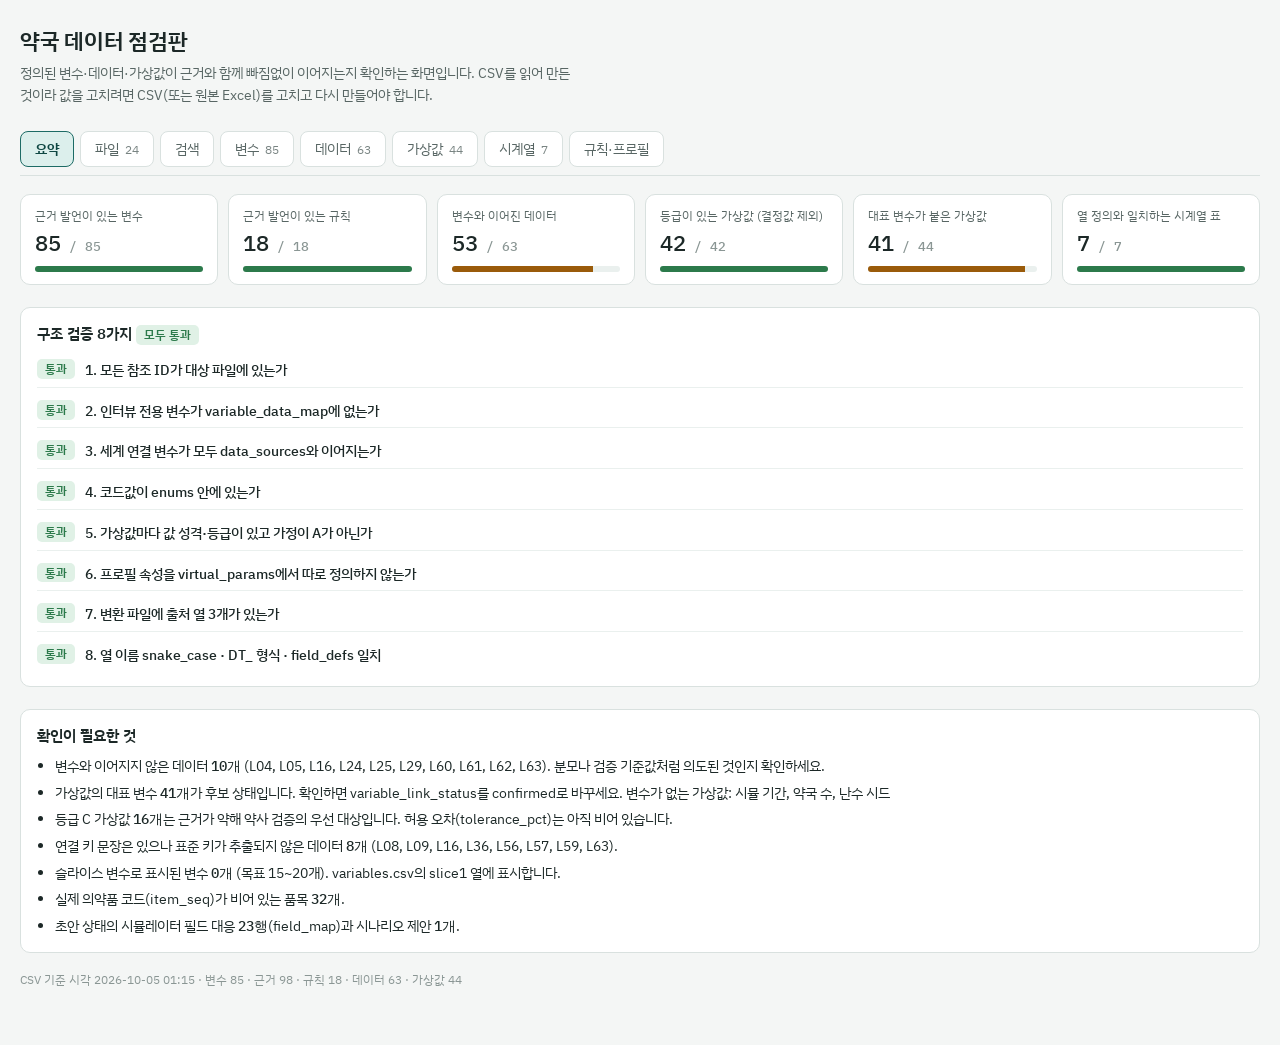
<file: viewer/index.html>
<!doctype html>
<html lang="ko"><head><meta charset="utf-8"><meta name="viewport" content="width=device-width,initial-scale=1,viewport-fit=cover"></head><body>
<title>약국 데이터 점검판</title>
<link rel="stylesheet" href="https://fonts.googleapis.com/css2?family=IBM+Plex+Mono:wght@400;500&family=IBM+Plex+Sans+KR:wght@400;500;600&display=swap">
<style>
/* 레이아웃: 상단 요약 + 탭 5개. 표를 누르면 근거·연결이 아래로 펼쳐지는 점검 도구 */
:root{
  --bg:#f4f6f5; --panel:#ffffff; --ink:#1c2827; --muted:#586664; --faint:#8a9694; --line:#d9e1df; --soft:#eaf0ee;
  --accent:#1d6b65; --accent-soft:#dcefec; --accent-ink:#0f4743;
  --ok:#2c7a4b; --ok-bg:#e0f1e6; --warn:#9a5b0a; --warn-bg:#fbefd6; --bad:#b0352a; --bad-bg:#fae0dc;
  --sans:"IBM Plex Sans KR","Apple SD Gothic Neo","Malgun Gothic",system-ui,sans-serif;
  --mono:"IBM Plex Mono",ui-monospace,Menlo,Consolas,monospace;
}
@media (prefers-color-scheme:dark){:root:not([data-theme="light"]){
  --bg:#121b1a; --panel:#1a2524; --ink:#e4ecea; --muted:#a2b0ad; --faint:#74827f; --line:#2c3b39; --soft:#223130;
  --accent:#58b9b0; --accent-soft:#1b3b38; --accent-ink:#a9e3dd;
  --ok:#6cc58d; --ok-bg:#1c3326; --warn:#e0a24c; --warn-bg:#392c14; --bad:#ee7f73; --bad-bg:#3d1f1b; color-scheme:dark}}
:root[data-theme="dark"]{
  --bg:#121b1a; --panel:#1a2524; --ink:#e4ecea; --muted:#a2b0ad; --faint:#74827f; --line:#2c3b39; --soft:#223130;
  --accent:#58b9b0; --accent-soft:#1b3b38; --accent-ink:#a9e3dd;
  --ok:#6cc58d; --ok-bg:#1c3326; --warn:#e0a24c; --warn-bg:#392c14; --bad:#ee7f73; --bad-bg:#3d1f1b; color-scheme:dark}
*{box-sizing:border-box}
body{background:var(--bg);color:var(--ink);font-family:var(--sans);font-size:14px;line-height:1.55;margin:0}
[hidden]{display:none!important}
.wrap{max-width:1280px;margin:0 auto;padding-inline:20px;padding-block:24px 56px}
h1{font-size:22px;margin:0 0 4px;font-weight:600;letter-spacing:-.01em;text-wrap:balance}
.sub{color:var(--muted);margin:0 0 18px;max-width:70ch}
.tabs{display:flex;gap:6px;flex-wrap:wrap;border-bottom:1px solid var(--line);position:sticky;top:env(safe-area-inset-top,0px);background:var(--bg);padding-block:8px;z-index:5}
.tabs button{font:inherit;border:1px solid var(--line);background:var(--panel);color:var(--muted);border-radius:8px;padding:6px 14px;cursor:pointer}
.tabs button[aria-selected="true"]{background:var(--accent-soft);border-color:var(--accent);color:var(--accent-ink);font-weight:600}
.tabs button .n{font-family:var(--mono);font-size:11.5px;margin-left:6px;opacity:.8}
button:focus-visible,select:focus-visible,input:focus-visible,tr.r:focus-visible{outline:2px solid var(--accent);outline-offset:2px}
.panel{display:flex;flex-direction:column;gap:22px;padding-top:18px;min-width:0}
.tiles{display:grid;grid-template-columns:repeat(auto-fit,minmax(190px,1fr));gap:10px}
.tile{background:var(--panel);border:1px solid var(--line);border-radius:10px;padding:12px 14px;min-width:0}
.tile .k{font-size:12px;color:var(--muted)}
.tile .v{font-family:var(--mono);font-size:22px;font-weight:500;font-variant-numeric:tabular-nums}
.tile .v small{font-size:13px;color:var(--faint)}
.bar{height:6px;background:var(--soft);border-radius:3px;margin-top:6px;overflow:hidden}
.bar i{display:block;height:100%;background:var(--ok)}
.bar.warn i{background:var(--warn)} .bar.bad i{background:var(--bad)}
h2{font-size:15px;margin:0 0 8px;font-weight:600}
.box{background:var(--panel);border:1px solid var(--line);border-radius:10px;padding:14px 16px;min-width:0}
.checks{display:grid;gap:6px}
.check{display:grid;grid-template-columns:auto 1fr;gap:10px;align-items:start;padding:6px 0;border-bottom:1px solid var(--soft)}
.check:last-child{border-bottom:0}
.check .t{font-weight:500} .check .m{color:var(--bad);font-size:12.5px}
.chip{display:inline-block;font-size:11.5px;font-weight:600;border-radius:5px;padding:1px 8px;white-space:nowrap;background:var(--soft);color:var(--muted)}
.chip.ok{background:var(--ok-bg);color:var(--ok)} .chip.warn{background:var(--warn-bg);color:var(--warn)} .chip.bad{background:var(--bad-bg);color:var(--bad)}
.chip.acc{background:var(--accent-soft);color:var(--accent-ink)}
.chip.mono,.mono{font-family:var(--mono)}
.todo{margin:0;padding-left:18px;display:grid;gap:4px}
.todo li{color:var(--ink)} .todo b{font-family:var(--mono);font-weight:500}
.filters{display:flex;flex-wrap:wrap;gap:8px;align-items:center}
.filters label{font-size:12px;color:var(--muted);display:flex;gap:6px;align-items:center;white-space:nowrap}
select,input[type=search]{font:inherit;background:var(--panel);color:var(--ink);border:1px solid var(--line);border-radius:7px;padding:5px 8px;min-width:0;max-width:100%}
input[type=search]{width:220px}
.count{margin-left:auto;color:var(--muted);font-size:12.5px}
.scroll{overflow-x:auto;border:1px solid var(--line);border-radius:10px;background:var(--panel)}
table{border-collapse:collapse;width:100%;min-width:680px;font-size:13px}
th{position:sticky;top:0;text-align:left;font-size:12px;color:var(--muted);font-weight:600;background:var(--panel);border-bottom:1.5px solid var(--line);padding:8px 10px;white-space:nowrap}
td{padding:7px 10px;border-bottom:1px solid var(--soft);vertical-align:top}
td.num,th.num{text-align:right;font-variant-numeric:tabular-nums;font-family:var(--mono)}
tr.r{cursor:pointer} tr.r:hover td{background:var(--soft)}
tr.r td:first-child{font-family:var(--mono);white-space:nowrap}
tr.d td{background:var(--bg);padding:12px 14px}
.det{display:grid;grid-template-columns:repeat(auto-fit,minmax(260px,1fr));gap:14px}
.det h3{font-size:12px;color:var(--muted);margin:0 0 4px;font-weight:600}
.det p{margin:0 0 6px}
.det ul{margin:0;padding:0;list-style:none;display:grid;gap:6px}
.det li{background:var(--panel);border:1px solid var(--line);border-radius:7px;padding:6px 9px;min-width:0;overflow-wrap:anywhere}
.det li .id{font-family:var(--mono);font-size:12px;color:var(--accent-ink);margin-right:6px}
.det li .q{display:block;color:var(--muted);font-size:12.5px;margin-top:2px}
.none{color:var(--faint)}
.tabsub{display:flex;gap:6px;flex-wrap:wrap}
.tabsub button{font:inherit;font-family:var(--mono);font-size:12.5px;border:1px solid var(--line);background:var(--panel);color:var(--muted);border-radius:7px;padding:4px 10px;cursor:pointer}
.tabsub button[aria-pressed="true"]{border-color:var(--accent);background:var(--accent-soft);color:var(--accent-ink)}
.note{color:var(--muted);font-size:12.5px;max-width:80ch}
.gen{color:var(--faint);font-size:12px;margin-top:18px}
@media (max-width:560px){.wrap{padding-inline:16px} input[type=search]{width:100%} .count{margin-left:0}}
@media (prefers-reduced-motion:reduce){*{transition:none!important}}
</style>

<div class="wrap">
  <h1>약국 데이터 점검판</h1>
  <p class="sub">정의된 변수·데이터·가상값이 근거와 함께 빠짐없이 이어지는지 확인하는 화면입니다. CSV를 읽어 만든 것이라 값을 고치려면 CSV(또는 원본 Excel)를 고치고 다시 만들어야 합니다.</p>
  <div class="tabs" role="tablist" id="tabs"></div>
  <section class="panel" id="p-summary" role="tabpanel"></section>
  <section class="panel" id="p-files" role="tabpanel" hidden></section>
  <section class="panel" id="p-search" role="tabpanel" hidden></section>
  <section class="panel" id="p-variables" role="tabpanel" hidden></section>
  <section class="panel" id="p-data" role="tabpanel" hidden></section>
  <section class="panel" id="p-params" role="tabpanel" hidden></section>
  <section class="panel" id="p-tables" role="tabpanel" hidden></section>
  <section class="panel" id="p-rules" role="tabpanel" hidden></section>
  <div class="gen" id="gen"></div>
</div>

<script>
const D = {"generatedAt":"2026-10-05 01:15","checks":[{"n":1,"title":"모든 참조 ID가 대상 파일에 있는가","msgs":[]},{"n":2,"title":"인터뷰 전용 변수가 variable_data_map에 없는가","msgs":[]},{"n":3,"title":"세계 연결 변수가 모두 data_sources와 이어지는가","msgs":[]},{"n":4,"title":"코드값이 enums 안에 있는가","msgs":[]},{"n":5,"title":"가상값마다 값 성격·등급이 있고 가정이 A가 아닌가","msgs":[]},{"n":6,"title":"프로필 속성을 virtual_params에서 따로 정의하지 않는가","msgs":[]},{"n":7,"title":"변환 파일에 출처 열 3개가 있는가","msgs":[]},{"n":8,"title":"열 이름 snake_case · DT_ 형식 · field_defs 일치","msgs":[]}],"summary":{"vars":85,"varsWithClaim":85,"rules":18,"rulesWithClaim":18,"data":63,"dataUsed":53,"params":44,"paramsNeedGrade":42,"paramsGraded":42,"paramsLinked":41,"tables":7,"tablesOk":7,"todo":["변수와 이어지지 않은 데이터 <b>10개<\/b> (L04, L05, L16, L24, L25, L29, L60, L61, L62, L63). 분모나 검증 기준값처럼 의도된 것인지 확인하세요.","가상값의 대표 변수 <b>41개<\/b>가 후보 상태입니다. 확인하면 variable_link_status를 confirmed로 바꾸세요. 변수가 없는 가상값: 시뮬 기간, 약국 수, 난수 시드","등급 C 가상값 <b>16개<\/b>는 근거가 약해 약사 검증의 우선 대상입니다. 허용 오차(tolerance_pct)는 아직 비어 있습니다.","연결 키 문장은 있으나 표준 키가 추출되지 않은 데이터 <b>8개<\/b> (L08, L09, L16, L36, L56, L57, L59, L63).","슬라이스 변수로 표시된 변수 <b>0개<\/b> (목표 15~20개). variables.csv의 slice1 열에 표시합니다.","실제 의약품 코드(item_seq)가 비어 있는 품목 <b>32개<\/b>.","초안 상태의 시뮬레이터 필드 대응 <b>23행<\/b>(field_map)과 시나리오 제안 <b>1개<\/b>."]},"counts":"변수 85 · 근거 98 · 규칙 18 · 데이터 63 · 가상값 44","claims":{"E001":{"topic":"개업 시점","quote":"지금 한 삼 주","loc":"I0 | 원문 129행"},"E002":{"topic":"입지·동일 건물 진료과","quote":"일층에는 정형외과가 있고 이층에는 이비인후과가","loc":"I0 | 원문 105행"},"E003":{"topic":"동반 개원","quote":"이비인후과도 신규로 삼 주 전을 … 열어가지고","loc":"I0 | 원문 141, 153행"},"E004":{"topic":"기존 정형외과","quote":"올해 초에 열었어서 조금 더 된","loc":"I0 | 원문 165행"},"E005":{"topic":"개국 준비 범위","quote":"일반 약 세팅이랑 전문약 … 처음부터 끝까지 다 준비를","loc":"I0 | 원문 189행"},"E006":{"topic":"상품 후보 비교","quote":"가격도 비교를 하고 디자인도 비교를 하고 성분도 비교를","loc":"I0 | 원문 309행"},"E007":{"topic":"과거 경험 활용","quote":"근무했던 약국에서 사람들이 어떤 거를 선호를 했는지를","loc":"I0 | 원문 369행"},"E008":{"topic":"가격·마진 고려","quote":"마진도 생각하고 너무 … 비싼 걸 팔 순 없잖아","loc":"I0 | 원문 393, 405행"},"E009":{"topic":"진료과 연계 구색","quote":"파스 같은 것도 많이 … 준비하고","loc":"I0 | 원문 441, 453행"},"E010":{"topic":"일반약 구색 전략","quote":"온 김에 뭐 하나 집어가는 그런 거를 하나라도 팔자","loc":"I0 | 원문 489행"},"E011":{"topic":"영양제 초도 구성","quote":"영양제를 엄청 살 것 같진 않아서 그래서 영양제는 많이 안","loc":"I0 | 원문 489행"},"E012":{"topic":"워크인 관찰","quote":"진짜 몇 … 안 돼","loc":"I0 | 원문 513, 525행"},"E013":{"topic":"접근성","quote":"2층까지 올라와 입구가 들어오기 … 힘든데","loc":"I0 | 원문 573, 585행"},"E014":{"topic":"건물 내 치과","quote":"교정전문 … 치과기 때문에","loc":"I0 | 원문 657, 669행"},"E015":{"topic":"학생 수요 예상","quote":"청소년 타겟으로 한 제품들이 생각보다 안 나갔고","loc":"I0 | 원문 885행"},"E016":{"topic":"상품 수요 차이","quote":"소화제 같은 거 잘 안 … 사갖고","loc":"I0 | 원문 885, 897행"},"E017":{"topic":"정형외과 유입 예상 차이","quote":"생각보다 많이 안 올라와","loc":"I0 | 원문 933행"},"E018":{"topic":"기존 이용 동선","quote":"원래 다니던 사람들도 그냥 옆건물로 가던가","loc":"I0 | 원문 945행"},"E019":{"topic":"후문·엘리베이터","quote":"후문으로 나오자마자 엘베를 타면 … 바로거든","loc":"I0 | 원문 981, 993행"},"E020":{"topic":"특정 약국 안내 인식","quote":"병원에서 약국을 지정해주는 건 불법이기 때문에","loc":"I0 | 원문 1041행"},"E021":{"topic":"의료기관 직원 고객","quote":"직원들이 한 20명 … 되거든 … 한두 씩은 … 와","loc":"I0 | 원문 1053, 1065, 1077, 1089행"},"E022":{"topic":"영업 인지도","quote":"매일 한다는 걸 좀 잘 모를 수도 있어서","loc":"I0 | 원문 1089행"},"E023":{"topic":"기존 이비인후과 대기","quote":"대기가 기온 1시간이래","loc":"I0 | 원문 1125행"},"E024":{"topic":"신규 의원 인지도","quote":"검색해서 오는 사람들만 오는","loc":"I0 | 원문 1125행"},"E025":{"topic":"휴진과 수요","quote":"그 병원이 문을 닫는 날에 유난히 우리 병원이 사람 많아","loc":"I0 | 원문 1137행"},"E026":{"topic":"주말·공휴일 운영","quote":"매일매일 주말까지 하기 때문에 … 쉬는 날 사람이 많아","loc":"I0 | 원문 1137, 1149행"},"E027":{"topic":"수요 변동","quote":"갑자기 생각보다 안 올 때도 있고","loc":"I0 | 원문 1173행"},"E028":{"topic":"사전 재고부족 알림","quote":"그런 거 없어","loc":"I0 | 원문 1233행"},"E029":{"topic":"잔여 기간 판단","quote":"오늘까진 버티는데 내 일은 못 버티겠네","loc":"I0 | 원문 1245행"},"E030":{"topic":"실물 조회 우선","quote":"장소로 보는 게 더 빨라","loc":"I0 | 원문 1305행"},"E031":{"topic":"품목 규모와 집중","quote":"약이 지금 몇 100가지가 … 넘는데 … 자주 쓰는 건 정해져 있거든","loc":"I0 | 원문 1317, 1329행"},"E032":{"topic":"품절 근접 경험","quote":"아슬아슬하게 그런 적이 있지","loc":"I0 | 원문 1341행"},"E033":{"topic":"외부 공급 품절","quote":"갑자기 … 독감 약이 싹 … 품절이인 거야","loc":"I0 | 원문 1173, 1401, 1413행"},"E034":{"topic":"초기 현금 부담","quote":"지금 수익도 안 났는데 지금 약값을 그렇게 무한정 그렇게 할 수가 … 없잖아","loc":"I0 | 원문 1449, 1461행"},"E035":{"topic":"유효기간·공간","quote":"유통기한이 있어 … 공간도 부족해","loc":"I0 | 원문 1497, 1725행"},"E036":{"topic":"높은 회전과 재고","quote":"회전율이 높으면은 그만큼 쌓아놔도 … 몇 달 안에 다 나가는 양이니까","loc":"I0 | 원문 1521행"},"E037":{"topic":"수요 이력 부족","quote":"우리는 아직 예측이 안 되잖아 … 데이터가 안 쌓였잖아","loc":"I0 | 원문 1521, 1533행"},"E038":{"topic":"반품 조건","quote":"80% 정도 밖에 뭐 반품을 안 해준다던가","loc":"I0 | 원문 1593행"},"E039":{"topic":"코로나 키트 장기재고","quote":"그 이후에 코로나 기트를 엄청 사놨어 … 살 일이 없는 거야","loc":"I0 | 원문 1617행"},"E040":{"topic":"코로나 키트 문의","quote":"하루 한 … 번씩","loc":"I0 | 원문 1653, 1665행"},"E041":{"topic":"재고 금액 인식","quote":"그 결제 비용이 엄청나","loc":"I0 | 원문 1713행"},"E042":{"topic":"재고 정확도 저하","quote":"이게 누적되면은 … 엄청나 그냥 안 맞아","loc":"I0 | 원문 1761, 1773행"},"E043":{"topic":"출고기록 부담","quote":"나갈 때마다 그걸 체크를 하기가 힘들거든","loc":"I0 | 원문 1785행"},"E044":{"topic":"대체조제 제약 인식","quote":"같은 약이라고 국가에서 인증한 것만 바꿔줄 수가 … 있어","loc":"I0 | 원문 1893, 1905행"},"E045":{"topic":"인력 공백 대응","quote":"친구한테 도와달라고 해야지","loc":"I0 | 원문 2133행"},"E046":{"topic":"신규 보조 교육","quote":"처음부터 A2G 다 알려줘야 돼","loc":"I0 | 원문 2193행"},"E047":{"topic":"경고창·호출","quote":"한 세 번에 한 번은 결국엔 불러야 되더라고","loc":"I0 | 원문 2247행"},"E048":{"topic":"경고 확인의 역할","quote":"불편한데 그게 약사의 역할이야.","loc":"I0 | 원문 2265행"},"E049":{"topic":"진열 재구성","quote":"그 오늘 진열 싹 다시 … 했어","loc":"I0 | 원문 2289, 2301행"},"E050":{"topic":"어린이 칫솔 위치 변경","quote":"계산대 아래 … 제일 아래 … 애기들 칫솔을 놨거든","loc":"I0 | 원문 2397, 2409행"},"E051":{"topic":"관심과 구매 분리","quote":"걔 결국은 안 사긴 … 했는데","loc":"I0 | 원문 2445, 2457행"},"E052":{"topic":"보호자 부담 인식","quote":"엄마가 나 같으면 … 안 가","loc":"I0 | 원문 2481, 2493행"},"E053":{"topic":"안마봉 판매","quote":"안마봉 그거 다 팔렸어 … 만지졌거리다가","loc":"I0 | 원문 2565, 2577행"},"E054":{"topic":"구매자 정보 미기록","quote":"그건 이제 우리가 눈으로 … 보면서 보는 거지","loc":"I0 | 원문 2637, 2649행"},"E055":{"topic":"처방과 일반약 구매 연결","quote":"그런 건 저장이 안 … 돼","loc":"I0 | 원문 2733, 2745행"},"E056":{"topic":"수기 기록의 조건","quote":"그걸 해서 얻는 게 있으면은 적는 거지","loc":"I0 | 원문 2853행"},"E057":{"topic":"단골 구매 메모","quote":"저번에 먹었던 거 주세요 하면은 뭔지 기억이 안 … 나니까","loc":"I0 | 원문 2877, 2889행"},"E058":{"topic":"전산 메모 입력","quote":"거기 외모 이런 데다가 이 사람 뭐 사갔음","loc":"I0 | 원문 2901행"},"E059":{"topic":"전산 공급자","quote":"그거 유료야 유로 유로 그냥 … 사립 그냥 업체야","loc":"I0 | 원문 2973, 2985행"},"E060":{"topic":"자동 상담기록 제안","quote":"메모를 자동으로 남겨 주는 거지 대화 … 내용으로만","loc":"I0 | 원문 3039, 3051행"},"E061":{"topic":"자동 수집 거부 조건","quote":"내가 원하는 게 아니잖아 자동으로 수집을 하는 거잖아","loc":"I0 | 원문 3177행"},"E062":{"topic":"기록 동의 의견","quote":"어쨌든 동의 얻어야 되지 않을까","loc":"I0 | 원문 3369행"},"E063":{"topic":"기존 전산 분석력","quote":"분석력이나 이런 건 좀 … 떨어지고","loc":"I0 | 원문 3633, 3645행"},"E064":{"topic":"거래처 분산","quote":"거래처가 너무 많아","loc":"I0 | 원문 3561행"},"E065":{"topic":"고객 랭킹 효용","quote":"어떤 충복이 많이 팔렸는가 이런 게 중요하지","loc":"I0 | 원문 3669행"},"E066":{"topic":"다중 사용 맥락","quote":"한 종류에만 쓰이는 게 아니고 여러 카테고리 … 쓰이거든","loc":"I0 | 원문 3909, 3921행"},"E067":{"topic":"포장 인식","quote":"약 표지가 약간 그쪽 뷰티 쪽으로 돼 있으면","loc":"I0 | 원문 4077행"},"E068":{"topic":"진열 공간 제약","quote":"공간이 한정적이고","loc":"I0 | 원문 4245행"},"E069":{"topic":"운영 업무 다중 역할","quote":"직원도 부려야 되고 … 거래도 계속 … 해야 되고","loc":"I0 | 원문 4377, 4401, 4413행"},"E070":{"topic":"보조직원 기대 차이","quote":"단순 알바처럼 생각을 하고","loc":"I0 | 원문 4497행"},"E071":{"topic":"전문 인력 비용","quote":"그 정도로 돈을 난 안 … 쓰고 싶다","loc":"I0 | 원문 4581, 4593행"},"E072":{"topic":"안정적 처방 약국 비교","quote":"대충 약 잘 갖다 놓으면 그냥 가만히만 있어도","loc":"I0 | 원문 4701행"},"E073":{"topic":"대형약국 구매 규모","quote":"그 재고 파악이나 이런 게 안 되면 … 현금 흐름이 중요하기","loc":"I0 | 원문 4749행"},"E074":{"topic":"인근 대형약국 담당자","quote":"아이패드 들고 다니면서 맨날 했거든 … 빌리러 오고","loc":"I0 | 원문 4809행"},"E075":{"topic":"전문 담당자 의견","quote":"고스펙의 사람이어야 된다고 생각을 … 했거든","loc":"I0 | 원문 4725, 4737행"},"E076":{"topic":"약국별 차이","quote":"약국마다 특성이 다 달라","loc":"I0 | 원문 4977행"},"E077":{"topic":"상담·대기 충돌","quote":"길게 상담 받고 싶었잖아 근데 그 뒤에 사람들은 기다리잖아","loc":"I0 | 원문 5229행"},"E078":{"topic":"수가와 서비스 인식","quote":"그 작은 숫가 안에 이 재고 관리랑 고객 지도랑 약국 전반적인 업무가","loc":"I0 | 원문 5421행"},"E079":{"topic":"브랜드 상품 마진 인식","quote":"타이레놀 남지가 … 않아","loc":"I0 | 원문 5985, 5997행"},"E080":{"topic":"브랜드 언급의 결과","quote":"집에 있는 타이레놀이랑 같이 먹어도 된다라고 … 그럼 타이레놀 주세요","loc":"I0 | 원문 5961, 5973행"},"E081":{"topic":"설명 변경 부담","quote":"이렇게 말이 … 붙어야 되잖아 … 그냥 타이러 잡지","loc":"I0 | 원문 6057, 6069행"},"E082":{"topic":"병용 효능 주장","quote":"같이 먹으면은 효과가 더 … 좋아","loc":"I0 | 원문 5901, 5913행"},"E083":{"topic":"재방문 분석 제안","quote":"그 사람들이 온 그런 게 생각보다 많이 있을 수도 있잖아","loc":"I0 | 원문 6135, 6147행"},"E084":{"topic":"고객 선호 다양성","quote":"하나만 주면 안 돼요 이런 사람 … 되게 많아","loc":"I0 | 원문 6285, 6297행"},"E085":{"topic":"세트 구상","quote":"아예 그냥 해보려고 하는 게 세트를 만들어서","loc":"I0 | 원문 6321행"},"E086":{"topic":"전문가 역할 우려","quote":"뭐 하러 약사가 있어","loc":"I0 | 원문 6465행"},"E087":{"topic":"약사 보조형 반응","quote":"일반 약이 많이 팔린 약국에서는 되게 도움이 되겠지","loc":"I0 | 원문 6501행"},"E088":{"topic":"일반약 구매자 규모","quote":"10명 15명 뭐 이렇게 많으면 15명","loc":"I0 | 원문 6513행"},"E089":{"topic":"운영 우선과 매출구조","quote":"전문 약을 많이 하는 데는 재고가 중요하고 … 일반 약을 많이 하는 데는 일반 약이 중요하고","loc":"I0 | 원문 6597행"},"E090":{"topic":"창고형 고객의 선택 방식","quote":"창고용은 아니다 … 사람들이 지가 직접 고르러 가는 거기","loc":"I0 | 원문 6717행"},"E091":{"topic":"입지 컨설팅 이해상충","quote":"올 약사 … 구함 이거기 … 때문에","loc":"I0 | 원문 6957, 6969, 6981행"},"E092":{"topic":"컨설팅 정보 범위","quote":"그런 거 안 하지","loc":"I0 | 원문 7041행"},"E093":{"topic":"업무 처리 시간","quote":"사람 없을 때 하지 … 짤박짤막할 때 하지","loc":"I0 | 원문 7245, 7269행"},"E094":{"topic":"중단·기억 누락","quote":"하다가도 하던 일을 까먹을 수 있지 그거 알림을 주면 좋긴 하지","loc":"I0 | 원문 7581행"},"E096":{"topic":"휴일 이후 소아 집중","quote":"추석 다음 날에 진짜 헬이었거든 … 애기를 너무 많이 와가지고","loc":"I0 | 원문 7953, 7977행"},"E097":{"topic":"소아 조제 사전처리 한계","quote":"그 애기 이야기 다 다른데 … 엄청 달라","loc":"I0 | 원문 8001, 8043행"},"E098":{"topic":"장비 고장과 수리","quote":"그거 그거 고장 … 나서 그래 … 이제 고쳤어","loc":"I0 | 원문 8085, 8097, 8109행"},"U001":{"topic":"약사 인원","quote":"우리언니 그 약국이 약사2명이 운영해","loc":"U1 | 사용자 보완: 약사 2인 운영"}},"categories":[["fixed_attribute","고정 속성"],["structural_constraint","구조적 제약"],["internal_state","내부 동적 상태"],["external_trigger","외부 환경·트리거"],["decision_rule","판단규칙"],["outcome_learning","결과·학습"]],"areas":["약국 운영 경제","의약품·수요","환경 변수","경쟁","상권","주변 의료기관","약국 자체","가상 데이터","분모(공통)"],"files":[{"path":"0_common/enums.csv","folder":"0_common","name":"enums.csv","kind":"사전","what":"모든 파일이 쓰는 코드값 목록","has":"판정(실/참고/가상), 값 성격, 등급 A·B·C, 변수 범주, 연결 종류, 품목 구분, 거래처 3곳 등 허용되는 값과 한글 뜻","refs":"다른 모든 파일의 코드 열이 이 목록에서 값을 찾음","src":"스크립트 초안 후 CSV 직접 편집","rows":85,"cols":["enum_group","code","label_ko","description_ko"],"prov":false,"preview":[{"enum_group":"judgement","code":"real","label_ko":"실데이터","description_ko":"개체 한 곳 단위로 공개된 데이터"},{"enum_group":"judgement","code":"reference","label_ko":"참고용","description_ko":"지역 단위 등. 분모로 나눠 규모를 바꿔 씀"},{"enum_group":"judgement","code":"virtual","label_ko":"가상","description_ko":"공개 자료가 없어 팀이 만든 데이터"},{"enum_group":"value_origin","code":"measured","label_ko":"실측","description_ko":"공개 통계·고시 등을 그대로 옮긴 값"},{"enum_group":"value_origin","code":"derived","label_ko":"파생","description_ko":"실측값끼리 계산해 얻은 값"}]},{"path":"0_common/entity_product.csv","folder":"0_common","name":"entity_product.csv","kind":"사전","what":"품목 마스터","has":"품목 32개(전문약 7, 일반약 등). 이름, 구분, 단위, 주 거래처, 실제 의약품 코드 자리(item_seq, edi13)","refs":"inventory_daily 의 product_id 가 여기를 가리킴","src":"더미 L48·L56 + CSV 직접 편집","rows":32,"cols":["product_id","name_ko","category_code","unit","group_ko","main_vendor_id","item_seq","edi13"],"prov":false,"preview":[{"product_id":"D001","name_ko":"피로회복 드링크 1병","category_code":"drink_quasi_drug","unit":"","group_ko":"드링크","main_vendor_id":"VC","item_seq":"","edi13":""},{"product_id":"H001","name_ko":"종합비타민 30일분","category_code":"health_supplement","unit":"","group_ko":"건기식","main_vendor_id":"VC","item_seq":"","edi13":""},{"product_id":"H002","name_ko":"유산균 30포","category_code":"health_supplement","unit":"","group_ko":"건기식","main_vendor_id":"VC","item_seq":"","edi13":""},{"product_id":"H003","name_ko":"오메가3 60캡슐","category_code":"health_supplement","unit":"","group_ko":"건기식","main_vendor_id":"VC","item_seq":"","edi13":""},{"product_id":"O001","name_ko":"타이레놀정500mg 10정","category_code":"otc_drug","unit":"개(갑)","group_ko":"해열진통","main_vendor_id":"VA","item_seq":"","edi13":""}]},{"path":"1_interview/claims.csv","folder":"1_interview","name":"claims.csv","kind":"내용","what":"인터뷰에서 약사가 한 말의 원장","has":"발언 98건. 주제, 적용 대상, 원문 발췌, 정리한 내용, 원문 줄번호","refs":"evidence_links 가 이 ID(E###, U###)를 가리킴","src":"interview_master.xlsx 01_근거대장","rows":98,"cols":["claim_id","topic_ko","applies_to","record_type","quote_ko","summary_ko","source_location"],"prov":true,"preview":[{"claim_id":"E001","topic_ko":"개업 시점","applies_to":"현재 약국","record_type":"자기보고","quote_ko":"지금 한 삼 주","summary_ko":"인터뷰 당시 개업 약 3주. 개업일: 26.09.09","source_location":"I0 | 원문 129행"},{"claim_id":"E002","topic_ko":"입지·동일 건물 진료과","applies_to":"현재 약국","record_type":"자기보고","quote_ko":"일층에는 정형외과가 있고 이층에는 이비인후과가","summary_ko":"약국은 2층이며 1층 정형외과·같은 층 이비인후과가 언급된다.","source_location":"I0 | 원문 105행"},{"claim_id":"E003","topic_ko":"동반 개원","applies_to":"현재 약국","record_type":"자기보고","quote_ko":"이비인후과도 신규로 삼 주 전을 … 열어가지고","summary_ko":"같은 층 이비인후과도 신규 개원 상태.","source_location":"I0 | 원문 141, 153행"},{"claim_id":"E004","topic_ko":"기존 정형외과","applies_to":"현재 약국","record_type":"자기보고","quote_ko":"올해 초에 열었어서 조금 더 된","summary_ko":"정형외과에는 약국 개업 전부터 이용하던 환자가 있다.","source_location":"I0 | 원문 165행"},{"claim_id":"E005","topic_ko":"개국 준비 범위","applies_to":"현재 약국","record_type":"행동 회고","quote_ko":"일반 약 세팅이랑 전문약 … 처음부터 끝까지 다 준비를","summary_ko":"일반약·전문약 및 물품·인테리어 준비에 직접 관여했다.","source_location":"I0 | 원문 189행"}]},{"path":"1_interview/variables.csv","folder":"1_interview","name":"variables.csv","kind":"사전·중심","what":"페르소나를 구성하는 변수 85개. 인터뷰 쪽과 데이터 쪽을 잇는 허브","has":"변수 ID, 범주 6가지, 이름, 인터뷰에서 파악한 내용, 데이터 연결 여부(세계 연결/인터뷰 전용), slice1","refs":"variable_data_map, evidence_links, field_map, virtual_params 가 변수 ID를 가리킴","src":"interview_master.xlsx 02_변수사전 + 분류표 변수 대조","rows":85,"cols":["variable_id","category_code","category_ko","label_ko","interview_finding_ko","usage_note_ko","applies_to","impl_name","value_format","data_scope","data_scope_note","slice1"],"prov":true,"preview":[{"variable_id":"P001","category_code":"fixed_attribute","category_ko":"1 고정 속성","label_ko":"약국 층수","interview_finding_ko":"2층에 있는 약국이다.","usage_note_ko":"층수와 접근 경로를 함께 설정한다.","applies_to":"현재 약국","impl_name":"pharmacy.floor","value_format":"정수(층) · 이전 시","data_scope":"world_linked","data_scope_note":"","slice1":""},{"variable_id":"P002","category_code":"fixed_attribute","category_ko":"1 고정 속성","label_ko":"운영 단계","interview_finding_ko":"인터뷰 당시 개업 약 3주차다.","usage_note_ko":"수요와 상품 구성에 대한 경험이 쌓이는 초기 단계로 둔다.","applies_to":"현재 약국","impl_name":"pharmacy.operating_age","value_format":"근사 기간(주) · 시점별","data_scope":"world_linked","data_scope_note":"","slice1":""},{"variable_id":"P004","category_code":"fixed_attribute","category_ko":"1 고정 속성","label_ko":"운영 약사 수","interview_finding_ko":"약사 2인이 함께 운영한다.","usage_note_ko":"기본 운영인원은 2명으로 둔다. 현재 출근인원과는 구별한다.","applies_to":"현재 약국","impl_name":"pharmacy.pharmacist_count","value_format":"정수(명) · 인력 변경 시","data_scope":"world_linked","data_scope_note":"","slice1":""},{"variable_id":"P006","category_code":"fixed_attribute","category_ko":"1 고정 속성","label_ko":"응답자의 담당 업무","interview_finding_ko":"일반약·전문약 세팅, 비품, 진열, 인테리어·조명 등 개국 준비와 운영 전반에 직접 관여한다.","usage_note_ko":"상품·재고·인력·거래처·시설·상담에 걸친 역할을 담는다.","applies_to":"현재 약국 / 현재·본인 경험","impl_name":"owner.roles","value_format":"다중값 · 분담 변경","data_scope":"interview_only","data_scope_note":"운영자 역할 (인터뷰)","slice1":""},{"variable_id":"P008","category_code":"fixed_attribute","category_ko":"1 고정 속성","label_ko":"과거 근무 경험","interview_finding_ko":"이전 약국과 규모가 큰 약국에서 근무한 경험이 있다.","usage_note_ko":"초도 상품 선정에 참고하는 경험으로 보관한다. 과거 약국의 재고·직원은 현재 값과 분리한다.","applies_to":"과거 경험에 대한 평가 / 과거 근무 경험 / 현재 약국＋과거 경험","impl_name":"owner.previous_experience","value_format":"다중값 · 이력 추가","data_scope":"interview_only","data_scope_note":"과거 근무 경험 (인터뷰)","slice1":""}]},{"path":"1_interview/persona_profile.csv","folder":"1_interview","name":"persona_profile.csv","kind":"내용","what":"인터뷰 약국의 프로필","has":"서술 13행(주변 의료기관, 자금·재고 등)과 확인된 사실값 5행(2층, 개업 3주차, 약사 2인 등)","refs":"evidence_links 가 프로필 ID(PF##)로 근거와 변수를 이음. virtual_params 의 profile_ref 가 가리킴","src":"interview_master.xlsx 06_페르소나정리 + 사실값","rows":18,"cols":["profile_id","kind","section_ko","key","value","unit","summary_ko","detail_ko"],"prov":true,"preview":[{"profile_id":"PF01","kind":"narrative","section_ko":"기본 상황","key":"","value":"","unit":"","summary_ko":"개업 초기의 처방 방문 연계형 약국 운영자","detail_ko":"2층, 인터뷰 당시 개업 약 3주, 약사 2인 운영"},{"profile_id":"PF02","kind":"narrative","section_ko":"주변 의료기관","key":"","value":"","unit":"","summary_ko":"주요 처방 맥락은 정형외과·신규 이비인후과","detail_ko":"교정 중심 치과도 같은 건물에 있다. 기존 의원과 신규 의원의 인지도·환자 기반이 다르다."},{"profile_id":"PF03","kind":"narrative","section_ko":"접근성과 방문","key":"","value":"","unit":"","summary_ko":"워크인 유입이 적고 약국으로 오는 동선 인지가 낮음","detail_ko":"기존 정형외과 환자의 타약국 이용, 후문·엘리베이터 경로, 학교·학원가를 함께 둔다."},{"profile_id":"PF04","kind":"narrative","section_ko":"수요와 상품","key":"","value":"","unit":"","summary_ko":"처방 방문 중심, 일반약은 방문 중 추가 구매를 기대","detail_ko":"파스·상비약 중심으로 시작; 영양제는 많이 두지 않음. 일반약 구매자는 하루 약 10~15명이라는 표현이다."},{"profile_id":"PF05","kind":"narrative","section_ko":"자금·재고","key":"","value":"","unit":"","summary_ko":"품절을 우려하지만 재고를 무한정 사두기 어려움","detail_ko":"초기 구매대금 부담, 유효기간, 반품조건, 공간을 함께 고려한다."}]},{"path":"1_interview/rules.csv","folder":"1_interview","name":"rules.csv","kind":"내용","what":"운영자의 판단 규칙 R01~R18","has":"상황, 확인하는 정보, 운영자의 판단 방식, 발언 성격(현재 행동·원칙·제안 반응)","refs":"evidence_links 가 규칙 ID를 가리킴","src":"interview_master.xlsx 03_규칙대장","rows":18,"cols":["rule_id","title_ko","statement_type","situation_ko","info_considered_ko","judgement_ko","reading_note_ko"],"prov":true,"preview":[{"rule_id":"R01","title_ko":"자주 쓰는 품목의 빠른 실물 확인","statement_type":"현재 행동에서 추출","situation_ko":"자주 쓰는 품목이고 실물 확인이 빠른 업무 상황","info_considered_ko":"주력품목 목록·실물/전산 접근성","judgement_ko":"자주 나가는 약은 보관 장소를 눈으로 확인한다.","reading_note_ko":"주력품목에 적용하는 확인 방식이다."},{"rule_id":"R02","title_ko":"잔여량으로 오늘·내일 감당 가능성 판단","statement_type":"현재 판단에서 추출","situation_ko":"재고 확인 시","info_considered_ko":"남은 양·체감 사용속도","judgement_ko":"오늘은 버티지만 내일은 어려울지를 사람이 판단한다.","reading_note_ko":"원문에서 확인된 것은 오늘·내일 감당 가능성 판단이다. 실제 주문량 산식은 상황 입력에 따라 정한다."},{"rule_id":"R03","title_ko":"개업 초기 자금·재고 부담 함께 고려","statement_type":"현재 판단에서 추출","situation_ko":"운영이력 부족＋구매대금 부담","info_considered_ko":"가용 예산·회전 불확실성·보관·유효기간","judgement_ko":"품절 우려가 있어도 무한정 미리 사두지는 못한다.","reading_note_ko":"회전이 높고 자금에 여유가 있으면 더 보유할 수 있다고도 설명했다."},{"rule_id":"R04","title_ko":"반품을 쉽게 되돌릴 수 있는 선택으로 보지 않음","statement_type":"거래조건 설명에서 추출","situation_ko":"과잉재고 가능성을 검토할 때","info_considered_ko":"거래처별 허용·기한·환급조건","judgement_ko":"반품 조건이 불리할 수 있으므로 가능한 한 반품을 피하는 편이 이득이라고 본다.","reading_note_ko":"반품 조건은 거래처·품목에 따라 다르다."},{"rule_id":"R05","title_ko":"초도 상품을 여러 기준으로 비교","statement_type":"현재 행동에서 추출","situation_ko":"신규 구색 선정","info_considered_ko":"과거 선호 경험·제약사 목록·성분·가격·디자인·마진","judgement_ko":"경험과 제품목록을 함께 보며 비교해 일반약을 선정했다.","reading_note_ko":"비교 기준 목록을 사용하고 수치 가중치는 붙이지 않는다."}]},{"path":"1_interview/evidence_links.csv","folder":"1_interview","name":"evidence_links.csv","kind":"연결","what":"발언·규칙·변수·프로필 사이의 연결을 한 줄씩 적은 표","has":"연결 366줄. 종류 6가지(발언→변수, 발언→규칙, 규칙→변수, 프로필→변수, 프로필→발언, 가드레일→발언)","refs":"from_id/to_id 가 claims, variables, rules, persona_profile, guardrails 의 ID를 가리킴","src":"위 파일들의 ID 열에서 자동 생성","rows":449,"cols":["link_id","from_id","to_id","link_type","derived_from"],"prov":false,"preview":[{"link_id":"LK0001","from_id":"I01","to_id":"E005","link_type":"case_cites_claim","derived_from":"cases.근거 ID"},{"link_id":"LK0002","from_id":"I01","to_id":"E006","link_type":"case_cites_claim","derived_from":"cases.근거 ID"},{"link_id":"LK0003","from_id":"I01","to_id":"E007","link_type":"case_cites_claim","derived_from":"cases.근거 ID"},{"link_id":"LK0004","from_id":"I01","to_id":"E008","link_type":"case_cites_claim","derived_from":"cases.근거 ID"},{"link_id":"LK0005","from_id":"I01","to_id":"E009","link_type":"case_cites_claim","derived_from":"cases.근거 ID"}]},{"path":"1_interview/guardrails.csv","folder":"1_interview","name":"guardrails.csv","kind":"내용","what":"에이전트가 지켜야 할 주의 규칙 G01~G07","has":"현재·과거 구분, 없는 수량 만들지 않기, 생성 결과와 관측 결과 분리 등 7개와 적용 시점","refs":"evidence_links 가 가드레일 ID를 가리킴","src":"interview_extension.xlsx 04_RAG주의","rows":7,"cols":["guardrail_id","rule_ko","applies_at","handling_ko","distinguish_ko","check_type"],"prov":true,"preview":[{"guardrail_id":"G01","rule_ko":"현재·과거·타약국 구분","applies_at":"근거를 검색·입력할 때","handling_ko":"현재 약국 설명, 응답자의 과거 경험, 타약국 비교를 구분해 검색한다.","distinguish_ko":"과거 대형약국 재고·직원을 현재값에 합치지 않는다.","check_type":"scope_field"},{"guardrail_id":"G02","rule_ko":"없는 수량·비율을 만들지 않기","applies_at":"재고·예산·비중이 없는 상황","handling_ko":"추가로 필요한 정보와 조건부 판단을 표시한다. 실제 값 없이 정량 행동을 확정하지 않는다.","distinguish_ko":"가상 입력은 가상으로 표시하고, 현재 인터뷰 값처럼 저장하지 않는다.","check_type":"value_origin_and_null"},{"guardrail_id":"G03","rule_ko":"의료·법률 발언의 사용범위","applies_at":"제도·약물 관련 발언을 읽을 때","handling_ko":"운영자의 인식과 제약 설명으로 보관한다. 검증 전 자동 대체·병용·처리 허용 규칙에 사용하지 않는다.","distinguish_ko":"제품 코드나 안전정보 조회가 자동 추천의 허용 근거가 되는 것은 아니다.","check_type":"no_auto_substitution_basis"},{"guardrail_id":"G04","rule_ko":"생성 결과와 관측 결과 분리","applies_at":"행동 제안 뒤 결과를 기록할 때","handling_ko":"제안, 실제 시행, 실제 관측, 가상 모형 결과를 구분한다.","distinguish_ko":"LLM이 쓴 성과를 실제 성과나 평가 정답으로 다시 넣지 않는다.","check_type":"generated_vs_observed"},{"guardrail_id":"G05","rule_ko":"현재 상태에 최종 발언 반영","applies_at":"같은 사건에 후속 설명이 나올 때","handling_ko":"출처와 시점을 보존하고 현재값에는 확인된 후속 설명을 반영한다.","distinguish_ko":"고장이었고 수리됐다는 내용을 두고 현재도 재고 부족 경고라고 답하지 않는다.","check_type":"latest_statement_wins"}]},{"path":"1_interview/cases.csv","folder":"1_interview","name":"cases.csv","kind":"내용","what":"판단 에이전트가 참고할 사례 기록 I01~I19","has":"실행 회고·기대-결과 회고·설명용 가정·제안 반응 등으로 구분된 상황·계기·고려한 것·실제 행동·결과·알게 된 점","refs":"evidence_links 가 사례 ID를 가리킴 (case_cites_claim, case_illustrates_rule)","src":"interview_master.xlsx 04_사건학습","rows":19,"cols":["case_id","title_ko","applies_to","record_type","situation_ko","trigger_ko","considered_ko","response_ko","outcome_ko","learning_ko"],"prov":true,"preview":[{"case_id":"I01","title_ko":"초도 상품 구성","applies_to":"현재 약국","record_type":"실행 회고","situation_ko":"신규·2층·인접 진료과·과거 근무 경험","trigger_ko":"개국 준비","considered_ko":"제약사 목록·성분·디자인·가격·이전 선호","response_ko":"파스·상비약 등을 준비; 영양제는 많이 들이지 않음","outcome_ko":"파스·상비약 중심으로 초기 구색을 구성했고 영양제는 많이 두지 않았다.","learning_ko":"과거 경험과 주변 진료과·입지를 조합해 상품을 골랐다."},{"case_id":"I02","title_ko":"학생 수요 예상과 실판매 차이","applies_to":"현재 약국","record_type":"기대-결과 회고","situation_ko":"학교·학원가에 위치한 신규 약국","trigger_ko":"개업 후 실제 판매 반응 확인","considered_ko":"주변 시설·과거 경험","response_ko":"청소년 대상 제품 준비","outcome_ko":"청소년 제품과 소화제는 기대보다 덜 팔렸고 감기약은 잘 팔렸다고 설명한다.","learning_ko":"상권을 보고 세운 예상과 실제 판매 반응이 다름을 알게 됐다."},{"case_id":"I03","title_ko":"정형외과 환자 유입 미달","applies_to":"현재 약국","record_type":"기대-결과 회고","situation_ko":"같은 건물 정형외과와 2층 약국","trigger_ko":"예상보다 환자가 올라오지 않음","considered_ko":"기존 약국 이용·입구·후문 경로 설명","response_ko":"기존 약국 이용과 입구·후문 경로를 원인으로 설명","outcome_ko":"정형외과 환자 유입이 기대보다 적었다.","learning_ko":"기존 약국 이용과 동선 인지를 함께 고려하게 되는 사례다."},{"case_id":"I04","title_ko":"기존 이비인후과 휴진일의 혼잡","applies_to":"현재 약국·인접 의원","record_type":"반복 경향 회고","situation_ko":"인근 기존 의원과 신규 의원","trigger_ko":"기존 의원 휴진","considered_ko":"인근 의원의 진료 여부와 혼잡 경험","response_ko":"휴진일과 신규 의원 혼잡의 관계를 관찰","outcome_ko":"인근 기존 이비인후과 휴진일에 신규 의원이 유난히 붐빈다고 말한다.","learning_ko":"의료기관별 진료 일정이 수요 차이를 만드는 관찰이다."},{"case_id":"I05","title_ko":"자주 쓰는 약의 잔여량 점검","applies_to":"현재 약국","record_type":"반복 업무＋근접사례","situation_ko":"수백 품목 중 자주 쓰는 품목 집중","trigger_ko":"재고 확인 필요","considered_ko":"실물 위치·체감 소진속도; 전산 조회 가능","response_ko":"눈으로 주요 약 확인","outcome_ko":"재고가 아슬아슬했던 경험이 있다고 답했다.","learning_ko":"남은 양으로 오늘·내일을 버틸지 사람이 판단한다."}]},{"path":"2_world/data_sources.csv","folder":"2_world","name":"data_sources.csv","kind":"사전","what":"공개·참고·가상 데이터 63종의 명세서","has":"제공처, 접근 방법, 공간·시간 단위, 판정(실/참고/가상), 연결 키 문장, 받는 방법. 실제 값은 없음","refs":"variable_data_map, key_registry, virtual_params 가 데이터 ID(DT_L##)를 가리킴","src":"data_classification.xlsx 1_상세 조사 + 2_데이터 목록","rows":63,"cols":["data_id","area_ko","item_ko","origin_note","provider","dataset_name","judgement","exists_status","access_method","format","spatial_unit","time_unit","period","refresh_cycle","main_fields","key_text","access_limit","denominator_needed","simulator_use","check_status","link","remark","how_to_get","owner","publish_lag_days"],"prov":true,"preview":[{"data_id":"DT_L01","area_ko":"약국 운영 경제","item_ko":"약국 매출 분포 (평균·중앙값·구간)","origin_note":"카톡 분류용 사진","provider":"국세청","dataset_name":"국세통계포털(TASIS) 테마통계 「통계로 보는 생활업종」","judgement":"reference","exists_status":"있음","access_method":"웹 조회","format":"웹 화면","spatial_unit":"전국·시도","time_unit":"연 (귀속연도)","period":"귀속 2024 (사업자 수는 2025년 말)","refresh_cycle":"연","main_fields":"업종(약국) + 연매출 입력 → 전국·시도 백분위, 평균 연매출, 사업자 수, 존속연수, 성·연령 비율","key_text":"업종명, 시도명","access_limit":"키: 필요 없음 (TASIS 화면 조회)\n한도: 해당 없음 (화면 조회만 가능, API·파일 없음)\n한계: 약국별 값 없음","denominator_needed":"불필요 (분포로 사용)","simulator_use":"가상값 참고","check_status":"✅ 직접 호출·열람","link":"https://tasis.nts.go.kr","remark":"화면 확인(2026-10-03): 귀속 2024 약국 평균 연매출 126,559만원(전년 대비 +2.38%), 연매출 8억 =…","how_to_get":"웹: 국세통계포털(TASIS) > 테마통계 > 통계로 보는 생활업종 > 업종 '약국' 선택 > 연매출 입력 → 백분위·평균 연…","owner":"승욱","publish_lag_days":""},{"data_id":"DT_L02","area_ko":"약국 운영 경제","item_ko":"개설약사 사업소득 분포","origin_note":"카톡 분류용 사진","provider":"국세청","dataset_name":"국세통계포털 자료실 「전문직 업종·신종업종 사업자 종합소득세 신고통계」(2026-08-03) 첨부 엑셀 4종: 주소지별 / 성…","judgement":"reference","exists_status":"있음","access_method":"파일 다운로드 (게시판 첨부)","format":"XLSX (파일당 시트 5개, 업종별 블록)","spatial_unit":"전국·시도","time_unit":"연 (귀속연도)","period":"2020~2024 귀속","refresh_cycle":"부정기 (2026-08 공개)","main_fields":"업종 '의료업>(한)약사'의 인원·사업소득금액(백만원): 시도별, 성×연령(40세 미만~60세 이상), 금액 규모 10구간, …","key_text":"업종명, 시도명","access_limit":"키: 필요 없음 (게시판 첨부 엑셀)\n한도: 해당 없음 (파일을 한 번 내려받음)\n한계: 약국별 값 없음. '(한)약사'는 약…","denominator_needed":"불필요 (인원·금액으로 평균 계산)","simulator_use":"가상값 참고","check_status":"✅ 직접 호출·열람","link":"https://tasis.nts.go.kr","remark":"2024 귀속: 27,640명, 사업소득 2조 7,959억 8,900만 → 평균 1억 116만원, 상위 1% 276명 평균 7…","how_to_get":"파일: TASIS > 자료실 > 2026-08-03 게시글 「전문직 업종·신종업종 사업자 종합소득세 신고통계」 첨부 4종 다운…","owner":"승욱","publish_lag_days":""},{"data_id":"DT_L03","area_ko":"약국 운영 경제","item_ko":"약국 급여비 구조 (조제료·약품비)","origin_note":"카톡 분류용 사진","provider":"건강보험심사평가원 (KOSIS 354)","dataset_name":"약국 조제행위별 진료비 심사실적(DT_LEE_49), 요양기관종별 진료비 심사실적(DT_LEE_02)","judgement":"reference","exists_status":"있음","access_method":"API","format":"JSON","spatial_unit":"전국 (시도·시군구는 진료비 총액만)","time_unit":"연","period":"DT_LEE_49 2006~2024, DT_LEE_02 2004~2024","refresh_cycle":"연","main_fields":"약국 진료비, 급여비, 조제행위료 세부(약국관리료·조제기본료·복약지도료·조제료·의약품관리료·야간)","key_text":"요양기관종별, 시도·시군구명","access_limit":"키: KOSIS 키 (자동승인, 유효기간 2년)\n한도: KOSIS 1회 40,000셀(넘으면 오류 31), 분당 200건(20…","denominator_needed":"지역 약국 진료비 ÷ 지역 약국 수","simulator_use":"가상값 참고","check_status":"✅ 직접 호출·열람","link":"https://kosis.kr/statHtml/statHtml.do?orgId=354&tblId=DT_LEE_49","remark":"2024 전국 약국 진료비 24.00조, 조제행위료 5.51조 → 약품비 비중 77.04%. 팀 문서와 차이: 76.59%는 …","how_to_get":"KOSIS OpenAPI(statisticsParameterData): orgId=354, tblId=DT_LEE_49(약국 …","owner":"승욱","publish_lag_days":""},{"data_id":"DT_L04","area_ko":"약국 운영 경제","item_ko":"약국 수 추이","origin_note":"카톡 분류용 사진","provider":"행정안전부 (검증 기준: 국민건강보험공단·건강보험심사평가원)","dataset_name":"건강_약국 조회서비스(15154822)의 약국별 인허가일·폐업일로 시점별 약국 수 재구성 (L22와 같은 원장) / 검증: 경…","judgement":"real","exists_status":"있음","access_method":"API (원자료 가공)","format":"JSON (검증: HTML / CSV)","spatial_unit":"약국 (임의 지역·반경으로 집계)","time_unit":"일","period":"인허가일 1959년부터 (폐업일 있는 기록은 2010년 이후 재구성에 사용, 공식 대조는 2021~2026.6)","refresh_cycle":"매일 (2일 전 기준)","main_fields":"약국별 인허가일(LCPMT_YMD)·폐업일(CLSBIZ_YMD)·영업상태 → 기준일에 영업 중인 약국 수","key_text":"관리번호(MNG_NO), 개방자치단체코드(시군구, 100% 있음), 주소, 좌표","access_limit":"키: 공공데이터포털 키 (개발·운영 모두 자동승인)\n한도: 하루 10,000건(개발계정, 상세기능마다 따로 셈), 1회 최대 …","denominator_needed":"불필요","simulator_use":"④ 트리거","check_status":"✅ 직접 호출·열람","link":"https://www.data.go.kr/data/15154822/openapi.do","remark":"정의: 인허가일 ≤ 기준일 그리고 (폐업일 없음 또는 폐업일 > 기준일), 폐업 상태인데 폐업일이 빈 5,875건(모두 200…","how_to_get":"API: apis.data.go.kr/1741000/pharmacies/info (L22와 같은 원장) → 기준일마다 LCPM…","owner":"승욱","publish_lag_days":""},{"data_id":"DT_L05","area_ko":"약국 운영 경제","item_ko":"조제 수가 (환산지수·조제료 구성)","origin_note":"카톡 분류용 사진(급여비 구조)","provider":"국민건강보험공단 / 건강보험심사평가원","dataset_name":"연도별 환산지수 결정 현황 / 수가기준정보조회서비스(15021028, getPharmacyMdfeeList)","judgement":"real","exists_status":"있음","access_method":"API + 웹 조회","format":"HTML / JSON·XML","spatial_unit":"전국 (공통 규칙)","time_unit":"연","period":"환산지수 2021~2027, 점수는 적용일별","refresh_cycle":"연 1회 (5월 계약)","main_fields":"수가코드(mdfeeCd), 상대가치점수(cvalPnt), 단가(unprc), 적용시작일(adtStaDd)","key_text":"수가코드(Z1000·Z2000·Z3000·Z4103·Z5000)","access_limit":"키: 공공데이터포털 키 (개발·운영 모두 자동승인)\n한도: 하루 10,000건(개발계정, 상세기능마다 따로 셈), 1회에 결과…","denominator_needed":"불필요 (전국 공통 규칙. 수입 계산 때 약국 조제 건수와 곱함)","simulator_use":"③ 상태 계산","check_status":"✅ 직접 호출·열람","link":"https://www.data.go.kr/data/15021028/openapi.do","remark":"약국 환산지수 2024 99.3 / 2025 102.1 / 2026 105.5 / 2027 109.4원. 점수(7.45·16.…","how_to_get":"API: apis.data.go.kr/B551182/mdfeeCrtrInfoService/getPharmacyMdfeeList…","owner":"승욱","publish_lag_days":""}]},{"path":"2_world/key_registry.csv","folder":"2_world","name":"key_registry.csv","kind":"사전·연결","what":"데이터를 서로 잇는 열쇠(시군구, 요양기관기호 등)와 그 사용처","has":"표준 키 20종이 어느 데이터에 쓰이는지 107줄","refs":"data_id 로 data_sources 를 가리킴","src":"연결 키 문장에서 자동 추출","rows":107,"cols":["key_id","label_ko","key_type","canonical_format","data_id","matched_text"],"prov":false,"preview":[{"key_id":"K_ADDR","label_ko":"주소","key_type":"address","canonical_format":"도로명/지번 주소 문자열","data_id":"DT_L04","matched_text":"주소"},{"key_id":"K_ADDR","label_ko":"주소","key_type":"address","canonical_format":"도로명/지번 주소 문자열","data_id":"DT_L21","matched_text":"주소"},{"key_id":"K_ADDR","label_ko":"주소","key_type":"address","canonical_format":"도로명/지번 주소 문자열","data_id":"DT_L22","matched_text":"주소"},{"key_id":"K_ADDR","label_ko":"주소","key_type":"address","canonical_format":"도로명/지번 주소 문자열","data_id":"DT_L29","matched_text":"주소"},{"key_id":"K_ADDR","label_ko":"주소","key_type":"address","canonical_format":"도로명/지번 주소 문자열","data_id":"DT_L30","matched_text":"주소"}]},{"path":"2_world/variable_data_map.csv","folder":"2_world","name":"variable_data_map.csv","kind":"연결","what":"변수와 데이터의 연결표","has":"변수 51개가 어느 데이터 ID와 이어지는지 88줄. 인터뷰 전용 변수 34개는 없음","refs":"variable_id → variables, data_id → data_sources","src":"data_classification.xlsx 3_변수 대조","rows":88,"cols":["map_id","variable_id","data_id","mapping_note"],"prov":false,"preview":[{"map_id":"VM001","variable_id":"P001","data_id":"DT_L42","mapping_note":""},{"map_id":"VM002","variable_id":"P002","data_id":"DT_L41","mapping_note":""},{"map_id":"VM003","variable_id":"P004","data_id":"DT_L43","mapping_note":""},{"map_id":"VM004","variable_id":"P004","data_id":"DT_L44","mapping_note":""},{"map_id":"VM005","variable_id":"P010","data_id":"DT_L33","mapping_note":""}]},{"path":"3_virtual/virtual_params.csv","folder":"3_virtual","name":"virtual_params.csv","kind":"내용·검증","what":"가상값의 출처 대장","has":"가상값 44개의 값, 값 성격(실측·파생·가정·인터뷰·결정), 근거 등급, 등급 이유, 대표 변수, 조치","refs":"variable_id → variables, primary_data_id → data_sources, profile_ref → persona_profile","src":"virtual_dummy.xlsx 파라미터 + 등급(직접 편집)","rows":44,"cols":["param_id","label_ko","value_text","unit","value_origin","source_kind_ko","support_grade","grade_reason_ko","basis_ko","used_in","primary_data_id","variable_id","variable_link_status","profile_ref","action"],"prov":true,"preview":[{"param_id":"VP01","label_ko":"시뮬 기간","value_text":"2026-01-01~2026-12-31","unit":"","value_origin":"decision","source_kind_ko":"결정","support_grade":"","grade_reason_ko":"팀 결정값","basis_ko":"팀 결정(1년)","used_in":"전체","primary_data_id":"","variable_id":"","variable_link_status":"","profile_ref":"","action":"keep"},{"param_id":"VP02","label_ko":"영업일","value_text":"293","unit":"일","value_origin":"derived","source_kind_ko":"파생","support_grade":"A","grade_reason_ko":"2026 공휴일 22일(L17)과 일치 확인","basis_ko":"L17 공휴일 + 영업시간 가정(평일·토 영업)","used_in":"전체","primary_data_id":"DT_L17","variable_id":"X001","variable_link_status":"candidate","profile_ref":"","action":"keep"},{"param_id":"VP03","label_ko":"약국 평균 연매출","value_text":"12억 6,559만","unit":"원","value_origin":"measured","source_kind_ko":"실측(참고용)","support_grade":"A","grade_reason_ko":"국세청 공표 통계(L01)","basis_ko":"L01 국세청 귀속 2024","used_in":"L46 검증","primary_data_id":"DT_L01","variable_id":"P018","variable_link_status":"candidate","profile_ref":"","action":"keep"},{"param_id":"VP04","label_ko":"연매출 중앙값 근처","value_text":"8억","unit":"원","value_origin":"measured","source_kind_ko":"실측(참고용)","support_grade":"B","grade_reason_ko":"분포를 '8억 근처'로 근사해 읽음","basis_ko":"L01: 8억 = 전국 50% 이내","used_in":"L46 검증","primary_data_id":"DT_L01","variable_id":"P018","variable_link_status":"candidate","profile_ref":"","action":"keep"},{"param_id":"VP05","label_ko":"개설약사 평균 사업소득","value_text":"1억 116만","unit":"원/년","value_origin":"measured","source_kind_ko":"실측(참고용)","support_grade":"A","grade_reason_ko":"국세청 공표 통계(L02)","basis_ko":"L02 2024 귀속 27,640명","used_in":"L49 검증","primary_data_id":"DT_L02","variable_id":"C001","variable_link_status":"candidate","profile_ref":"","action":"keep"}]},{"path":"3_virtual/field_defs.csv","folder":"3_virtual","name":"field_defs.csv","kind":"사전","what":"시계열 표 7개의 열 정의","has":"열의 영어 이름, 한글 이름, 타입, 단위, 허용 범위, 입력/파생 구분","refs":"table_name 이 tables/ 폴더의 파일 이름과 같음","src":"virtual_dummy.xlsx 필드정의 + 영어 이름","rows":95,"cols":["table_name","column_en","column_ko","data_type","unit","is_primary_key","min_value","max_value","example","description_ko","role"],"prov":true,"preview":[{"table_name":"calendar","column_en":"date","column_ko":"날짜","data_type":"날짜(YYYY-MM-DD)","unit":"","is_primary_key":"Y","min_value":"","max_value":"","example":"2026-07-02","description_ko":"","role":"input"},{"table_name":"calendar","column_en":"weekday_ko","column_ko":"요일","data_type":"문자","unit":"","is_primary_key":"","min_value":"","max_value":"","example":"목","description_ko":"","role":"derived"},{"table_name":"calendar","column_en":"month","column_ko":"월","data_type":"정수","unit":"","is_primary_key":"","min_value":"1","max_value":"12","example":"7","description_ko":"","role":"input"},{"table_name":"calendar","column_en":"iso_week","column_ko":"ISO주차","data_type":"정수","unit":"","is_primary_key":"","min_value":"1","max_value":"53","example":"27","description_ko":"","role":"input"},{"table_name":"calendar","column_en":"holiday_name","column_ko":"공휴일명","data_type":"문자","unit":"","is_primary_key":"","min_value":"","max_value":"","example":"현충일","description_ko":"","role":"input"}]},{"path":"3_virtual/tables/calendar.csv","folder":"3_virtual","name":"calendar.csv","kind":"내용","what":"날짜별 공통 달력","has":"365일의 요일, 공휴일, 영업 여부, 연휴 전후, 이비인후과 휴진, 인플루엔자 지수, 호흡기 처방지수","refs":"다른 시계열이 date 열로 이 표를 찾음","src":"virtual_dummy.xlsx 00_공통달력","rows":365,"cols":["pharmacy_id","date","weekday_ko","month","iso_week","holiday_name","is_open","open_type","open_hours","holiday_adjacency","ent_closed","influenza_ili_per_1000","respiratory_index"],"prov":true,"preview":[{"pharmacy_id":"PH_DUMMY_01","date":"2026-01-01","weekday_ko":"목","month":"1","iso_week":"1","holiday_name":"신정","is_open":"N","open_type":"휴무","open_hours":"0","holiday_adjacency":"","ent_closed":"N","influenza_ili_per_1000":"42","respiratory_index":"1.556"},{"pharmacy_id":"PH_DUMMY_01","date":"2026-01-02","weekday_ko":"금","month":"1","iso_week":"1","holiday_name":"","is_open":"Y","open_type":"평일","open_hours":"10","holiday_adjacency":"연휴 후 첫 영업일","ent_closed":"N","influenza_ili_per_1000":"41.4","respiratory_index":"1.536"},{"pharmacy_id":"PH_DUMMY_01","date":"2026-01-03","weekday_ko":"토","month":"1","iso_week":"1","holiday_name":"","is_open":"Y","open_type":"토요일","open_hours":"5","holiday_adjacency":"","ent_closed":"N","influenza_ili_per_1000":"40.7","respiratory_index":"1.517"},{"pharmacy_id":"PH_DUMMY_01","date":"2026-01-04","weekday_ko":"일","month":"1","iso_week":"1","holiday_name":"","is_open":"N","open_type":"휴무","open_hours":"0","holiday_adjacency":"","ent_closed":"N","influenza_ili_per_1000":"40.1","respiratory_index":"1.497"},{"pharmacy_id":"PH_DUMMY_01","date":"2026-01-05","weekday_ko":"월","month":"1","iso_week":"2","holiday_name":"","is_open":"Y","open_type":"평일","open_hours":"10","holiday_adjacency":"","ent_closed":"N","influenza_ili_per_1000":"39.4","respiratory_index":"1.477"}]},{"path":"3_virtual/tables/rx_daily.csv","folder":"3_virtual","name":"rx_daily.csv","kind":"내용","what":"날짜별 처방 건수와 조제료","has":"내과·이비인후과 처방건수, 조제료, 약품비, 본인부담금 (365일)","refs":"date → calendar","src":"virtual_dummy.xlsx L45","rows":365,"cols":["pharmacy_id","date","rx_count_internal","rx_count_ent","rx_count_total","avg_rx_days","dispensing_fee_total_krw","drug_cost_total_krw","rx_total_krw","dispensing_fee_per_rx_krw","rx_total_per_rx_krw","copay_krw","insurer_paid_krw"],"prov":true,"preview":[{"pharmacy_id":"PH_DUMMY_01","date":"2026-01-01","rx_count_internal":"0","rx_count_ent":"0","rx_count_total":"0","avg_rx_days":"0","dispensing_fee_total_krw":"0","drug_cost_total_krw":"0","rx_total_krw":"0","dispensing_fee_per_rx_krw":"0","rx_total_per_rx_krw":"0","copay_krw":"0","insurer_paid_krw":"0"},{"pharmacy_id":"PH_DUMMY_01","date":"2026-01-02","rx_count_internal":"59","rx_count_ent":"67","rx_count_total":"126","avg_rx_days":"11.8","dispensing_fee_total_krw":"1081200","drug_cost_total_krw":"2991370","rx_total_krw":"4072570","dispensing_fee_per_rx_krw":"8581","rx_total_per_rx_krw":"32322","copay_krw":"1221770","insurer_paid_krw":"2850800"},{"pharmacy_id":"PH_DUMMY_01","date":"2026-01-03","rx_count_internal":"30","rx_count_ent":"31","rx_count_total":"61","avg_rx_days":"13","dispensing_fee_total_krw":"531920","drug_cost_total_krw":"1506760","rx_total_krw":"2038680","dispensing_fee_per_rx_krw":"8720","rx_total_per_rx_krw":"33421","copay_krw":"611600","insurer_paid_krw":"1427080"},{"pharmacy_id":"PH_DUMMY_01","date":"2026-01-04","rx_count_internal":"0","rx_count_ent":"0","rx_count_total":"0","avg_rx_days":"0","dispensing_fee_total_krw":"0","drug_cost_total_krw":"0","rx_total_krw":"0","dispensing_fee_per_rx_krw":"0","rx_total_per_rx_krw":"0","copay_krw":"0","insurer_paid_krw":"0"},{"pharmacy_id":"PH_DUMMY_01","date":"2026-01-05","rx_count_internal":"35","rx_count_ent":"55","rx_count_total":"90","avg_rx_days":"11.1","dispensing_fee_total_krw":"760200","drug_cost_total_krw":"2198460","rx_total_krw":"2958660","dispensing_fee_per_rx_krw":"8447","rx_total_per_rx_krw":"32874","copay_krw":"887600","insurer_paid_krw":"2071060"}]},{"path":"3_virtual/tables/otc_hourly.csv","folder":"3_virtual","name":"otc_hourly.csv","kind":"내용","what":"시간대별 일반약 판매","has":"구매자 수, 판매 수량·금액, 품목군별 수량, 품절로 못 판 수량 (2,690행)","refs":"date → calendar","src":"virtual_dummy.xlsx L47","rows":2690,"cols":["pharmacy_id","date","hour_band","walkin_buyers","rx_addon_buyers","buyers_total","units_sold","sales_krw","cold_units","analgesic_patch_units","digestive_units","supplement_units","other_units","stockout_lost_units"],"prov":true,"preview":[{"pharmacy_id":"PH_DUMMY_01","date":"2026-01-02","hour_band":"09:00-10:00","walkin_buyers":"0","rx_addon_buyers":"2","buyers_total":"2","units_sold":"2","sales_krw":"12000","cold_units":"0","analgesic_patch_units":"0","digestive_units":"1","supplement_units":"0","other_units":"1","stockout_lost_units":"0"},{"pharmacy_id":"PH_DUMMY_01","date":"2026-01-02","hour_band":"10:00-11:00","walkin_buyers":"0","rx_addon_buyers":"3","buyers_total":"3","units_sold":"5","sales_krw":"84993","cold_units":"1","analgesic_patch_units":"0","digestive_units":"0","supplement_units":"3","other_units":"1","stockout_lost_units":"0"},{"pharmacy_id":"PH_DUMMY_01","date":"2026-01-02","hour_band":"11:00-12:00","walkin_buyers":"0","rx_addon_buyers":"7","buyers_total":"7","units_sold":"13","sales_krw":"98172","cold_units":"3","analgesic_patch_units":"3","digestive_units":"2","supplement_units":"3","other_units":"2","stockout_lost_units":"0"},{"pharmacy_id":"PH_DUMMY_01","date":"2026-01-02","hour_band":"12:00-13:00","walkin_buyers":"2","rx_addon_buyers":"8","buyers_total":"10","units_sold":"14","sales_krw":"77744","cold_units":"5","analgesic_patch_units":"3","digestive_units":"2","supplement_units":"1","other_units":"3","stockout_lost_units":"0"},{"pharmacy_id":"PH_DUMMY_01","date":"2026-01-02","hour_band":"13:00-14:00","walkin_buyers":"4","rx_addon_buyers":"1","buyers_total":"5","units_sold":"11","sales_krw":"79610","cold_units":"2","analgesic_patch_units":"3","digestive_units":"2","supplement_units":"1","other_units":"3","stockout_lost_units":"0"}]},{"path":"3_virtual/tables/inventory_daily.csv","folder":"3_virtual","name":"inventory_daily.csv","kind":"내용","what":"품목별 날짜별 재고","has":"실물·전산 재고, 입고, 사용량, 결품, 잔여일수, 발주 수량·구분, 실제 공급 수량 (4,745행)","refs":"product_id → entity_product, date → calendar","src":"virtual_dummy.xlsx L48","rows":4745,"cols":["pharmacy_id","date","product_id","opening_physical_stock","receipts","usage_sales_units","stockout_units","closing_physical_stock","closing_system_stock","system_physical_gap","avg_daily_use_7d","days_of_supply","order_qty","order_type","supplied_qty","month_end_count","supply_shortage_period"],"prov":true,"preview":[{"pharmacy_id":"PH_DUMMY_01","date":"2026-01-01","product_id":"R001","opening_physical_stock":"358","receipts":"0","usage_sales_units":"0","stockout_units":"0","closing_physical_stock":"358","closing_system_stock":"358","system_physical_gap":"0","avg_daily_use_7d":"","days_of_supply":"","order_qty":"0","order_type":"","supplied_qty":"0","month_end_count":"","supply_shortage_period":""},{"pharmacy_id":"PH_DUMMY_01","date":"2026-01-01","product_id":"R002","opening_physical_stock":"1956","receipts":"0","usage_sales_units":"0","stockout_units":"0","closing_physical_stock":"1956","closing_system_stock":"1956","system_physical_gap":"0","avg_daily_use_7d":"","days_of_supply":"","order_qty":"0","order_type":"","supplied_qty":"0","month_end_count":"","supply_shortage_period":""},{"pharmacy_id":"PH_DUMMY_01","date":"2026-01-01","product_id":"R003","opening_physical_stock":"610","receipts":"0","usage_sales_units":"0","stockout_units":"0","closing_physical_stock":"610","closing_system_stock":"610","system_physical_gap":"0","avg_daily_use_7d":"","days_of_supply":"","order_qty":"0","order_type":"","supplied_qty":"0","month_end_count":"","supply_shortage_period":""},{"pharmacy_id":"PH_DUMMY_01","date":"2026-01-01","product_id":"R004","opening_physical_stock":"1220","receipts":"0","usage_sales_units":"0","stockout_units":"0","closing_physical_stock":"1220","closing_system_stock":"1220","system_physical_gap":"0","avg_daily_use_7d":"","days_of_supply":"","order_qty":"0","order_type":"","supplied_qty":"0","month_end_count":"","supply_shortage_period":""},{"pharmacy_id":"PH_DUMMY_01","date":"2026-01-01","product_id":"R005","opening_physical_stock":"1770","receipts":"0","usage_sales_units":"0","stockout_units":"0","closing_physical_stock":"1770","closing_system_stock":"1770","system_physical_gap":"0","avg_daily_use_7d":"","days_of_supply":"","order_qty":"0","order_type":"","supplied_qty":"0","month_end_count":"","supply_shortage_period":""}]},{"path":"3_virtual/tables/cash_daily.csv","folder":"3_virtual","name":"cash_daily.csv","kind":"내용","what":"날짜별 현금 여력","has":"현금 수입, 카드·공단 입금, 도매 결제 지출, 고정비, 기말 현금, 미지급 대금, 현금 여력일수","refs":"date → calendar","src":"virtual_dummy.xlsx L49","rows":365,"cols":["pharmacy_id","date","opening_cash_krw","cash_receipts_krw","card_deposits_net_krw","insurer_deposits_krw","wholesale_payments_krw","fixed_costs_krw","fixed_cost_detail","closing_cash_krw","unpaid_wholesale_krw","purchase_burden_ratio","cash_runway_days","is_negative"],"prov":true,"preview":[{"pharmacy_id":"PH_DUMMY_01","date":"2026-01-01","opening_cash_krw":"30000000","cash_receipts_krw":"0","card_deposits_net_krw":"0","insurer_deposits_krw":"0","wholesale_payments_krw":"0","fixed_costs_krw":"0","fixed_cost_detail":"","closing_cash_krw":"30000000","unpaid_wholesale_krw":"62108460","purchase_burden_ratio":"0.88","cash_runway_days":"13.6","is_negative":""},{"pharmacy_id":"PH_DUMMY_01","date":"2026-01-02","opening_cash_krw":"30000000","cash_receipts_krw":"253960","card_deposits_net_krw":"0","insurer_deposits_krw":"0","wholesale_payments_krw":"0","fixed_costs_krw":"250000","fixed_cost_detail":"대체약사 일당","closing_cash_krw":"30003960","unpaid_wholesale_krw":"65206660","purchase_burden_ratio":"0.92","cash_runway_days":"13.6","is_negative":""},{"pharmacy_id":"PH_DUMMY_01","date":"2026-01-03","opening_cash_krw":"30003960","cash_receipts_krw":"106310","card_deposits_net_krw":"0","insurer_deposits_krw":"0","wholesale_payments_krw":"0","fixed_costs_krw":"0","fixed_cost_detail":"","closing_cash_krw":"30110270","unpaid_wholesale_krw":"65658690","purchase_burden_ratio":"0.93","cash_runway_days":"13.7","is_negative":""},{"pharmacy_id":"PH_DUMMY_01","date":"2026-01-04","opening_cash_krw":"30110270","cash_receipts_krw":"0","card_deposits_net_krw":"0","insurer_deposits_krw":"0","wholesale_payments_krw":"0","fixed_costs_krw":"0","fixed_cost_detail":"","closing_cash_krw":"30110270","unpaid_wholesale_krw":"65658690","purchase_burden_ratio":"0.93","cash_runway_days":"13.7","is_negative":""},{"pharmacy_id":"PH_DUMMY_01","date":"2026-01-05","opening_cash_krw":"30110270","cash_receipts_krw":"184940","card_deposits_net_krw":"2018050","insurer_deposits_krw":"11460790","wholesale_payments_krw":"0","fixed_costs_krw":"2640000","fixed_cost_detail":"임대료","closing_cash_krw":"41134050","unpaid_wholesale_krw":"69178710","purchase_burden_ratio":"0.98","cash_runway_days":"18.7","is_negative":""}]},{"path":"3_virtual/tables/payment_daily.csv","folder":"3_virtual","name":"payment_daily.csv","kind":"내용","what":"거래처별 결제 주기","has":"결제 조건, 금융비용 할인 구간과 할인율, 매입액, 결제액, 미지급 잔액 (거래처 3곳 × 365일)","refs":"vendor_id → enums(vendor), date → calendar","src":"virtual_dummy.xlsx L50","rows":1095,"cols":["pharmacy_id","date","vendor_id","payment_terms","finance_discount_band","discount_rate_pct","purchases_krw","returns_refund_krw","payment_target","payment_gross_krw","finance_discount_krw","payment_net_krw","unpaid_balance_krw"],"prov":true,"preview":[{"pharmacy_id":"PH_DUMMY_01","date":"2026-01-01","vendor_id":"VA","payment_terms":"월 마감 → 익월 말일 결제","finance_discount_band":"2개월 이내 (상한 1.2%)","discount_rate_pct":"1.2","purchases_krw":"0","returns_refund_krw":"0","payment_target":"","payment_gross_krw":"0","finance_discount_krw":"0","payment_net_krw":"0","unpaid_balance_krw":"37365770"},{"pharmacy_id":"PH_DUMMY_01","date":"2026-01-01","vendor_id":"VB","payment_terms":"월 마감 → 익익월 말일 결제","finance_discount_band":"3개월 이내 (상한 0.6%)","discount_rate_pct":"0.6","purchases_krw":"0","returns_refund_krw":"0","payment_target":"","payment_gross_krw":"0","finance_discount_krw":"0","payment_net_krw":"0","unpaid_balance_krw":"23184080"},{"pharmacy_id":"PH_DUMMY_01","date":"2026-01-01","vendor_id":"VC","payment_terms":"월 마감 → 익월 10일 결제","finance_discount_band":"1개월 이내 (상한 1.8%)","discount_rate_pct":"1.5","purchases_krw":"0","returns_refund_krw":"0","payment_target":"","payment_gross_krw":"0","finance_discount_krw":"0","payment_net_krw":"0","unpaid_balance_krw":"1558610"},{"pharmacy_id":"PH_DUMMY_01","date":"2026-01-02","vendor_id":"VA","payment_terms":"월 마감 → 익월 말일 결제","finance_discount_band":"2개월 이내 (상한 1.2%)","discount_rate_pct":"1.2","purchases_krw":"2377400","returns_refund_krw":"0","payment_target":"","payment_gross_krw":"0","finance_discount_krw":"0","payment_net_krw":"0","unpaid_balance_krw":"39743170"},{"pharmacy_id":"PH_DUMMY_01","date":"2026-01-02","vendor_id":"VB","payment_terms":"월 마감 → 익익월 말일 결제","finance_discount_band":"3개월 이내 (상한 0.6%)","discount_rate_pct":"0.6","purchases_krw":"720800","returns_refund_krw":"0","payment_target":"","payment_gross_krw":"0","finance_discount_krw":"0","payment_net_krw":"0","unpaid_balance_krw":"23904880"}]},{"path":"3_virtual/tables/supply_daily.csv","folder":"3_virtual","name":"supply_daily.csv","kind":"내용","what":"거래처별 공급 조건과 주문 가능 상태","has":"배송 조건, 주문 마감, 최소 주문금액, 주문·결품 라인 수, 결품률, 공급부족 품목 (거래처 3곳 × 365일)","refs":"vendor_id → enums(vendor), date → calendar","src":"virtual_dummy.xlsx L52","rows":1095,"cols":["pharmacy_id","date","vendor_id","delivery_terms","order_cutoff","min_order_krw","same_day_delivery","order_lines","stockout_lines","stockout_rate","shortage_items"],"prov":true,"preview":[{"pharmacy_id":"PH_DUMMY_01","date":"2026-01-01","vendor_id":"VA","delivery_terms":"하루 2회(오전·오후), 월~토","order_cutoff":"11:00 / 16:00","min_order_krw":"0","same_day_delivery":"N","order_lines":"0","stockout_lines":"0","stockout_rate":"","shortage_items":""},{"pharmacy_id":"PH_DUMMY_01","date":"2026-01-01","vendor_id":"VB","delivery_terms":"하루 1회, 월~금","order_cutoff":"15:00","min_order_krw":"100000","same_day_delivery":"N","order_lines":"0","stockout_lines":"0","stockout_rate":"","shortage_items":""},{"pharmacy_id":"PH_DUMMY_01","date":"2026-01-01","vendor_id":"VC","delivery_terms":"주 1회(화요일)","order_cutoff":"전주 금요일","min_order_krw":"300000","same_day_delivery":"N","order_lines":"0","stockout_lines":"0","stockout_rate":"","shortage_items":""},{"pharmacy_id":"PH_DUMMY_01","date":"2026-01-02","vendor_id":"VA","delivery_terms":"하루 2회(오전·오후), 월~토","order_cutoff":"11:00 / 16:00","min_order_krw":"0","same_day_delivery":"Y","order_lines":"49","stockout_lines":"0","stockout_rate":"0","shortage_items":""},{"pharmacy_id":"PH_DUMMY_01","date":"2026-01-02","vendor_id":"VB","delivery_terms":"하루 1회, 월~금","order_cutoff":"15:00","min_order_krw":"100000","same_day_delivery":"Y","order_lines":"10","stockout_lines":"1","stockout_rate":"0.1","shortage_items":""}]},{"path":"4_bridge/field_map.csv","folder":"4_bridge","name":"field_map.csv","kind":"연결","what":"데이터 열을 시뮬레이터 상태 칸에 대응시키는 표 (초안)","has":"시뮬레이터 필드 이름, 어느 표의 어느 열에서 오는지, 대응 변수, 변환 메모","refs":"variable_id → variables, source_table/source_column → 3_virtual/tables","src":"CSV 직접 편집 (초안)","rows":23,"cols":["field_key","label_ko","source_table","source_column","variable_id","param_id","field_kind","transform_note","status"],"prov":false,"preview":[{"field_key":"event.calendar.is_open","label_ko":"영업 여부","source_table":"calendar","source_column":"is_open","variable_id":"X001","param_id":"","field_kind":"event","transform_note":"","status":"draft"},{"field_key":"event.calendar.holiday_adjacency","label_ko":"연휴 전후 구분","source_table":"calendar","source_column":"holiday_adjacency","variable_id":"X001","param_id":"","field_kind":"event","transform_note":"","status":"draft"},{"field_key":"event.clinic_schedule.ent_closed","label_ko":"이비인후과 휴진 여부","source_table":"calendar","source_column":"ent_closed","variable_id":"X003","param_id":"","field_kind":"event","transform_note":"확인 필요: 더미의 휴진이 같은 건물 의원인지 인근 기존 의원인지. 인터뷰는 '기존 의원 휴진 → 신규 의원 혼잡'","status":"draft"},{"field_key":"event.epidemic.influenza_ili","label_ko":"인플루엔자 의사환자분율","source_table":"calendar","source_column":"influenza_ili_per_1000","variable_id":"X005","param_id":"","field_kind":"event","transform_note":"","status":"draft"},{"field_key":"event.epidemic.respiratory_index","label_ko":"호흡기 처방지수","source_table":"calendar","source_column":"respiratory_index","variable_id":"X005","param_id":"","field_kind":"event","transform_note":"","status":"draft"}]},{"path":"4_bridge/scenarios.csv","folder":"4_bridge","name":"scenarios.csv","kind":"내용","what":"시나리오 정의 (제안 단계)","has":"감기·독감 + 휴진 + 도매 품절 + 신규약국 현금 제약 → 발주 판단. 설정 순서와 대상","refs":"target_id → variables / virtual_params / rules","src":"CSV 직접 편집 (초안)","rows":7,"cols":["scenario_id","scenario_label_ko","status","setting_order","target_type","target_id","setting_ko","input_bundle_id","note"],"prov":false,"preview":[{"scenario_id":"SC01","scenario_label_ko":"감기·독감 + 휴진 + 도매 품절 + 신규약국 현금 제약 → 발주 판단","status":"proposed","setting_order":"1","target_type":"variable","target_id":"X005","setting_ko":"감기·독감 유행기(호흡기지수가 높은 구간)를 시뮬 기간에서 고른다","input_bundle_id":"T2","note":"구간 날짜는 팀이 정함"},{"scenario_id":"SC01","scenario_label_ko":"감기·독감 + 휴진 + 도매 품절 + 신규약국 현금 제약 → 발주 판단","status":"proposed","setting_order":"2","target_type":"variable","target_id":"X003","setting_ko":"기존 이비인후과 휴진일을 유행기 안에 둔다","input_bundle_id":"T2","note":"휴진일 수·날짜는 팀이 정함"},{"scenario_id":"SC01","scenario_label_ko":"감기·독감 + 휴진 + 도매 품절 + 신규약국 현금 제약 → 발주 판단","status":"proposed","setting_order":"3","target_type":"variable","target_id":"X006","setting_ko":"주력 품목 하나가 거래처에서 공급 부족인 날을 둔다","input_bundle_id":"T2","note":"품목은 entity_product 에서 고름"},{"scenario_id":"SC01","scenario_label_ko":"감기·독감 + 휴진 + 도매 품절 + 신규약국 현금 제약 → 발주 판단","status":"proposed","setting_order":"4","target_type":"param","target_id":"VP32","setting_ko":"시작 현금을 신규 약국 수준으로 제한한다","input_bundle_id":"T3","note":"근거 없는 가정값. 시나리오 변수로 취급"},{"scenario_id":"SC01","scenario_label_ko":"감기·독감 + 휴진 + 도매 품절 + 신규약국 현금 제약 → 발주 판단","status":"proposed","setting_order":"5","target_type":"variable","target_id":"S008","setting_ko":"품목별 잔여일수가 긴급 기준에 가까워진 날 판단을 요청한다","input_bundle_id":"T1","note":"긴급 기준 1.5일은 가정(VP 긴급 발주 기준)"}]},{"path":"5_validation/validation_ranges.csv","folder":"5_validation","name":"validation_ranges.csv","kind":"검증","what":"약사에게 확인할 값과 질문","has":"등급 B·C 가상값 30개의 질문 문장. 허용 오차(tolerance_pct)와 응답 상태는 비어 있음","refs":"param_id → virtual_params","src":"virtual_params 에서 자동 초안 + CSV 직접 편집","rows":31,"cols":["validation_id","param_id","label_ko","value_shown","unit","support_grade","question_ko","tolerance_pct","range_low","range_high","status","note"],"prov":false,"preview":[{"validation_id":"VR01","param_id":"VP04","label_ko":"연매출 중앙값 근처","value_shown":"8억","unit":"원","support_grade":"B","question_ko":"연매출 중앙값 근처이(가) 8억 원 정도인 것은 동네 처방형 약국 기준으로 현실적입니까?","tolerance_pct":"","range_low":"","range_high":"","status":"not_asked","note":""},{"validation_id":"VR02","param_id":"VP09","label_ko":"일수별 조제료(5·7·15·30·31+일)","value_shown":"7,700 · 8,400 · 9,700 · 11,600 · 12,900","unit":"원","support_grade":"B","question_ko":"일수별 조제료(5·7·15·30·31+일)이(가) 7,700 · 8,400 · 9,700 · 11,600 · 12,900 원 …","tolerance_pct":"","range_low":"","range_high":"","status":"not_asked","note":""},{"validation_id":"VR03","param_id":"VP10","label_ko":"내과 평일 기본 처방건수","value_shown":"38","unit":"건/일","support_grade":"B","question_ko":"내과 평일 기본 처방건수이(가) 38 건/일 정도인 것은 동네 처방형 약국 기준으로 현실적입니까?","tolerance_pct":"","range_low":"","range_high":"","status":"not_asked","note":""},{"validation_id":"VR04","param_id":"VP11","label_ko":"이비인후과 평일 기본 처방건수","value_shown":"32","unit":"건/일","support_grade":"B","question_ko":"이비인후과 평일 기본 처방건수이(가) 32 건/일 정도인 것은 동네 처방형 약국 기준으로 현실적입니까?","tolerance_pct":"","range_low":"","range_high":"","status":"not_asked","note":""},{"validation_id":"VR05","param_id":"VP12","label_ko":"요일계수(월~토)","value_shown":"1.20 · 1.00 · 0.97 · 0.98 · 1.02 · 0.70","unit":"배","support_grade":"C","question_ko":"요일계수(월~토)이(가) 1.20 · 1.00 · 0.97 · 0.98 · 1.02 · 0.70 배 정도인 것은 동네 처방형 …","tolerance_pct":"","range_low":"","range_high":"","status":"not_asked","note":""}]}],"variables":[{"id":"P001","label":"약국 층수","cat":"fixed_attribute","catKo":"고정 속성","scope":"world_linked","scopeNote":"","finding":"2층에 있는 약국이다.","implName":"pharmacy.floor","fmt":"정수(층) · 이전 시","claims":["E002","E013"],"data":["DT_L42"],"params":[],"fields":[],"rules":[],"status":"ok"},{"id":"P002","label":"운영 단계","cat":"fixed_attribute","catKo":"고정 속성","scope":"world_linked","scopeNote":"","finding":"인터뷰 당시 개업 약 3주차다.","implName":"pharmacy.operating_age","fmt":"근사 기간(주) · 시점별","claims":["E001"],"data":["DT_L41"],"params":[],"fields":[],"rules":[],"status":"ok"},{"id":"P004","label":"운영 약사 수","cat":"fixed_attribute","catKo":"고정 속성","scope":"world_linked","scopeNote":"","finding":"약사 2인이 함께 운영한다.","implName":"pharmacy.pharmacist_count","fmt":"정수(명) · 인력 변경 시","claims":["U001"],"data":["DT_L43","DT_L44"],"params":[],"fields":[],"rules":[],"status":"ok"},{"id":"P006","label":"응답자의 담당 업무","cat":"fixed_attribute","catKo":"고정 속성","scope":"interview_only","scopeNote":"운영자 역할 (인터뷰)","finding":"일반약·전문약 세팅, 비품, 진열, 인테리어·조명 등 개국 준비와 운영 전반에 직접 관여한다.","implName":"owner.roles","fmt":"다중값 · 분담 변경","claims":["E005","E069"],"data":[],"params":[],"fields":[],"rules":[],"status":"ok"},{"id":"P008","label":"과거 근무 경험","cat":"fixed_attribute","catKo":"고정 속성","scope":"interview_only","scopeNote":"과거 근무 경험 (인터뷰)","finding":"이전 약국과 규모가 큰 약국에서 근무한 경험이 있다.","implName":"owner.previous_experience","fmt":"다중값 · 이력 추가","claims":["E007","E073","E075"],"data":[],"params":[],"fields":[],"rules":["R05"],"status":"ok"},{"id":"P010","label":"주요 처방 유입 맥락","cat":"fixed_attribute","catKo":"고정 속성","scope":"world_linked","scopeNote":"","finding":"같은 건물의 정형외과와 신규 이비인후과를 중심으로 수요를 설명한다.","implName":"pharmacy.primary_clinic_types","fmt":"범주 목록 · 주변 기관 변화 시","claims":["E002","E009","E017"],"data":["DT_L33","DT_L34","DT_L36"],"params":[],"fields":[],"rules":["R06"],"status":"ok"},{"id":"P011","label":"같은 건물의 의료기관 구성","cat":"fixed_attribute","catKo":"고정 속성","scope":"world_linked","scopeNote":"","finding":"원문에 정형외과, 이비인후과, 교정 중심 치과가 나온다. 치과의 처방 연계는 제한적이라고 설명한다.","implName":"pharmacy.cobuilding_medical_types","fmt":"기관 목록 · 기관 변경 시","claims":["E002","E014"],"data":["DT_L33","DT_L34","DT_L37"],"params":[],"fields":[],"rules":[],"status":"ok"},{"id":"P012","label":"의료기관별 운영 이력","cat":"fixed_attribute","catKo":"고정 속성","scope":"world_linked","scopeNote":"","finding":"이비인후과는 약국과 비슷한 시기에 개원했고, 정형외과는 그해 초부터 운영해 기존 환자가 있다.","implName":"pharmacy.clinic_relationships","fmt":"객체 · 입점·개원 변화","claims":["E002","E003","E004"],"data":["DT_L38"],"params":[],"fields":[],"rules":[],"status":"ok"},{"id":"P013","label":"이동 경로","cat":"fixed_attribute","catKo":"고정 속성","scope":"world_linked","scopeNote":"","finding":"정형외과 후문에서 엘리베이터를 타면 약국으로 바로 올라올 수 있다.","implName":"pharmacy.access_route","fmt":"텍스트 · 동선 변경","claims":["E019"],"data":["DT_L32","DT_L59"],"params":[],"fields":[],"rules":[],"status":"ok"},{"id":"P014","label":"입구·동선 인지","cat":"fixed_attribute","catKo":"고정 속성","scope":"world_linked","scopeNote":"","finding":"약국 입구와 후문·엘리베이터 동선을 잘 모르는 환자가 있다.","implName":"pharmacy.entrance_discoverability","fmt":"범주 · 안내·간판 변경","claims":["E013","E019"],"data":["DT_L32","DT_L59"],"params":[],"fields":[],"rules":[],"status":"ok"},{"id":"P015","label":"주변 상권","cat":"fixed_attribute","catKo":"고정 속성","scope":"world_linked","scopeNote":"","finding":"학교와 학원이 많은 지역이다.","implName":"area.land_use_context","fmt":"다중값 · 지역 변화","claims":["E015"],"data":["DT_L21","DT_L27","DT_L28","DT_L30"],"params":[],"fields":[],"rules":[],"status":"ok"},{"id":"P016","label":"영업일 방침","cat":"fixed_attribute","catKo":"고정 속성","scope":"world_linked","scopeNote":"","finding":"매일 운영하며 주말·공휴일에도 문을 연다고 설명한다.","implName":"pharmacy.operating_days","fmt":"객체 · 영업 변경","claims":["E022","E026"],"data":["DT_L40"],"params":[],"fields":[],"rules":[],"status":"ok"},{"id":"P018","label":"운영 중심","cat":"fixed_attribute","catKo":"고정 속성","scope":"world_linked","scopeNote":"","finding":"처방 방문과 연계된 수요가 중심이며 일반약 구매는 상대적으로 적다.","implName":"pharmacy.operating_mix_label","fmt":"정성 범주 · 운영 변화 시","claims":["E010","E088","E089"],"data":["DT_L01","DT_L03","DT_L45","DT_L46"],"params":["VP03","VP04","VP06","VP08","VP09","VP10","VP11"],"fields":[{"key":"state.rx_volume.total","table":"rx_daily","col":"rx_count_total"}],"rules":["R06"],"status":"ok"},{"id":"P020","label":"워크인 유입","cat":"fixed_attribute","catKo":"고정 속성","scope":"world_linked","scopeNote":"","finding":"일반약이나 상품만 사러 찾아오는 고객은 드물다.","implName":"pharmacy.walkin_pattern","fmt":"정성 범주 · 관찰 기간별","claims":["E012"],"data":["DT_L59"],"params":[],"fields":[],"rules":["R06"],"status":"ok"},{"id":"P022","label":"사용 전산의 성격","cat":"fixed_attribute","catKo":"고정 속성","scope":"world_linked","scopeNote":"","finding":"민간 유료 프로그램을 사용한다. 재고·매출·환자 관련 기본 기능은 있으나 분석은 단순하다고 느낀다.","implName":"pharmacy.software_usage","fmt":"기능 목록·평가 · 도구 변경 시","claims":["E059"],"data":["DT_L54"],"params":["VP40"],"fields":[],"rules":[],"status":"weak"},{"id":"C001","label":"재고 구매대금 부담","cat":"structural_constraint","catKo":"구조적 제약","scope":"world_linked","scopeNote":"","finding":"개업 초기라 수익이 충분히 나기 전에 약 구매대금을 크게 늘리기 부담스럽다.","implName":"constraint.working_capital","fmt":"정성 제약 · 자금 사정 변화 시","claims":["E034"],"data":["DT_L01","DT_L02","DT_L03","DT_L06","DT_L08","DT_L49"],"params":["VP05","VP17","VP26","VP27","VP28","VP29","VP30","VP31","VP33"],"fields":[{"key":"constraint.working_capital.closing_cash","table":"cash_daily","col":"closing_cash_krw"},{"key":"constraint.working_capital.unpaid","table":"cash_daily","col":"unpaid_wholesale_krw"}],"rules":["R03"],"status":"weak"},{"id":"C002","label":"결제 주기 부담","cat":"structural_constraint","catKo":"구조적 제약","scope":"world_linked","scopeNote":"","finding":"약을 많이 사두면 월 단위로 결제해야 할 금액이 커진다.","implName":"constraint.payment_terms","fmt":"조건 설명 · 거래조건 변경 시","claims":["E034"],"data":["DT_L09","DT_L50"],"params":["VP34","VP35"],"fields":[{"key":"constraint.payment_terms.terms","table":"payment_daily","col":"payment_terms"},{"key":"constraint.payment_terms.discount_rate","table":"payment_daily","col":"discount_rate_pct"}],"rules":[],"status":"ok"},{"id":"C003","label":"거래처별 반품 조건","cat":"structural_constraint","catKo":"구조적 제약","scope":"world_linked","scopeNote":"","finding":"반품을 받지 않거나, 유효기간 임박품을 제한하거나, 일부 금액만 돌려주는 경우가 있다.","implName":"constraint.return_policy","fmt":"조건 목록 · 거래처별","claims":["E038"],"data":["DT_L51"],"params":["VP36"],"fields":[],"rules":["R04"],"status":"ok"},{"id":"C005","label":"반품 가능 기간","cat":"structural_constraint","catKo":"구조적 제약","scope":"world_linked","scopeNote":"","finding":"유효기간이 가까워진 상품은 반품이 제한될 수 있다.","implName":"constraint.return_deadline","fmt":"객체/NULL · 계약·로트별","claims":["E038"],"data":["DT_L51"],"params":[],"fields":[],"rules":["R04"],"status":"ok"},{"id":"C006","label":"보관 공간","cat":"structural_constraint","catKo":"구조적 제약","scope":"world_linked","scopeNote":"","finding":"의약품을 많이 쌓아둘 공간이 부족하다.","implName":"constraint.storage_capacity","fmt":"객체/NULL · 점포·배치 변경","claims":["E035","E068"],"data":["DT_L39","DT_L53"],"params":["VP38","VP39"],"fields":[],"rules":["R03"],"status":"weak"},{"id":"C007","label":"진열 공간","cat":"structural_constraint","catKo":"구조적 제약","scope":"world_linked","scopeNote":"","finding":"여러 용도로 쓰이는 상품을 모두 원하는 자리에 놓기에는 공간이 한정적이다.","implName":"constraint.display_capacity","fmt":"객체/NULL · 배치 변경","claims":["E068"],"data":["DT_L39","DT_L53"],"params":[],"fields":[],"rules":[],"status":"ok"},{"id":"C008","label":"유효기간","cat":"structural_constraint","catKo":"구조적 제약","scope":"world_linked","scopeNote":"","finding":"의약품에는 유효기간이 있어 무한정 보유할 수 없다.","implName":"constraint.expiry_handling","fmt":"텍스트 · 품목·정책별","claims":["E035"],"data":["DT_L51"],"params":[],"fields":[],"rules":[],"status":"ok"},{"id":"C009","label":"약사 확인 영역","cat":"structural_constraint","catKo":"구조적 제약","scope":"interview_only","scopeNote":"약사 확인 영역 (제도 인식·업무 방식)","finding":"일부 전산 경고와 약 처리에는 약사 확인이 필요하다고 설명한다.","implName":"constraint.pharmacist_review","fmt":"업무·역할 조건 · 업무 변경 시","claims":["E044","E048"],"data":[],"params":[],"fields":[],"rules":["R15"],"status":"ok"},{"id":"C010","label":"보조인력 교육","cat":"structural_constraint","catKo":"구조적 제약","scope":"interview_only","scopeNote":"보조인력 교육 (인터뷰)","finding":"바코드 처리와 전산 사용도 처음 온 사람은 교육이 필요하며 바로 익숙하게 처리하기 어렵다.","implName":"constraint.assistant_readiness","fmt":"범주/NULL · 교육·채용별","claims":["E045","E046"],"data":[],"params":[],"fields":[],"rules":["R15"],"status":"ok"},{"id":"C011","label":"전문 운영인력 비용","cat":"structural_constraint","catKo":"구조적 제약","scope":"world_linked","scopeNote":"","finding":"전문 경영·분석 인력이 있으면 좋겠지만 그 정도 인건비는 쓰고 싶지 않다고 말한다.","implName":"constraint.manager_budget","fmt":"범주 · 경제·우선순위 변화","claims":["E071"],"data":["DT_L07"],"params":[],"fields":[],"rules":[],"status":"ok"},{"id":"C012","label":"상담 시간·공간","cat":"structural_constraint","catKo":"구조적 제약","scope":"interview_only","scopeNote":"상담 시간·공간 (인터뷰)","finding":"계산대에서 긴 상담을 하면 뒤에 다른 고객이 기다린다.","implName":"constraint.counseling_capacity","fmt":"텍스트 · 혼잡·시설 변화","claims":["E077","E078"],"data":[],"params":[],"fields":[],"rules":[],"status":"ok"},{"id":"C013","label":"자동 상담기록 수용조건","cat":"structural_constraint","catKo":"구조적 제약","scope":"interview_only","scopeNote":"자동 상담기록 수용조건 (인터뷰 의견)","finding":"건강 대화가 동의 없이 수집되거나 외부 기업에 이용되는 것, 안전하게 보관되는지에 대해 우려한다.","implName":"constraint.recording_acceptability","fmt":"텍스트 · 운영자 동의·정책 변경","claims":["E060","E061","E062"],"data":[],"params":[],"fields":[],"rules":["R13"],"status":"ok"},{"id":"C014","label":"전산 재고 정확도","cat":"structural_constraint","catKo":"구조적 제약","scope":"world_linked","scopeNote":"","finding":"재고 이동을 매번 정확히 입력하기 어렵고, 시간이 지나면 오차가 누적될 수 있다고 설명한다.","implName":"constraint.stock_data_quality","fmt":"범주 · 실사·입출고 때","claims":["E042","E043"],"data":["DT_L54"],"params":[],"fields":[],"rules":[],"status":"ok"},{"id":"C015","label":"공급정보 분산","cat":"structural_constraint","catKo":"구조적 제약","scope":"world_linked","scopeNote":"","finding":"거래처가 많아 공급·품절 정보를 한곳에서 파악하기 어렵다.","implName":"constraint.supplier_network","fmt":"객체/NULL · 거래처 변경","claims":["E064"],"data":["DT_L52"],"params":[],"fields":[{"key":"constraint.supplier.same_day_delivery","table":"supply_daily","col":"same_day_delivery"},{"key":"constraint.supplier.order_cutoff","table":"supply_daily","col":"order_cutoff"},{"key":"constraint.supplier.min_order","table":"supply_daily","col":"min_order_krw"}],"rules":[],"status":"ok"},{"id":"C016","label":"추가 설명 부담","cat":"structural_constraint","catKo":"구조적 제약","scope":"interview_only","scopeNote":"추가 설명 부담 (인터뷰)","finding":"다른 브랜드나 여러 제품을 권할 때 추가 설명이 필요하고 끼워팔기로 보일까 신경 쓴다.","implName":"constraint.explanation_cost","fmt":"텍스트/NULL · 상담·상품별","claims":["E081","E084","E085"],"data":[],"params":[],"fields":[],"rules":[],"status":"ok"},{"id":"C017","label":"고객별 기록 부담","cat":"structural_constraint","catKo":"구조적 제약","scope":"interview_only","scopeNote":"고객별 기록 부담 (인터뷰)","finding":"일반상품을 팔 때마다 구매자의 나이나 특성을 묻고 기록하기는 어렵다.","implName":"constraint.recording_effort","fmt":"수/NULL · 도구·업무 변화","claims":["E054","E056"],"data":[],"params":[],"fields":[],"rules":["R09"],"status":"ok"},{"id":"C018","label":"의료기관 안내에 대한 인식","cat":"structural_constraint","catKo":"구조적 제약","scope":"interview_only","scopeNote":"의료기관 안내 인식 (인터뷰)","finding":"병원에서 특정 약국으로 직접 안내하는 데 제도적 제한이 있다고 인식한다.","implName":"constraint.referral_belief","fmt":"인식 · 관련 조건 변화 시","claims":["E020"],"data":[],"params":[],"fields":[],"rules":[],"status":"ok"},{"id":"S001","label":"전산 재고 정보","cat":"internal_state","catKo":"내부 동적 상태","scope":"world_linked","scopeNote":"","finding":"품목별 재고 수량을 전산에서 조회할 수 있다.","implName":"state.book_stock","fmt":"수치(품목별) · 입출고 시","claims":["E028","E030","E042"],"data":["DT_L48"],"params":[],"fields":[{"key":"state.book_stock","table":"inventory_daily","col":"closing_system_stock"}],"rules":["R01"],"status":"ok"},{"id":"S002","label":"실물 재고 확인","cat":"internal_state","catKo":"내부 동적 상태","scope":"world_linked","scopeNote":"","finding":"자주 나가는 약은 보관 장소를 눈으로 확인하는 편이 빠르다.","implName":"state.physical_stock","fmt":"수량·관측 내용 · 확인 시","claims":["E030","E031"],"data":["DT_L48"],"params":[],"fields":[{"key":"state.physical_stock","table":"inventory_daily","col":"closing_physical_stock"}],"rules":["R01"],"status":"ok"},{"id":"S004","label":"전산·실물 오차","cat":"internal_state","catKo":"내부 동적 상태","scope":"world_linked","scopeNote":"","finding":"장기간 운영하면서 차이가 누적되는 문제를 설명한다. 현재 약국은 개업 초기다.","implName":"state.stock_gap","fmt":"수량 차이·정성 상태 · 실사 시","claims":["E042"],"data":["DT_L48"],"params":["VP25"],"fields":[{"key":"state.stock_gap","table":"inventory_daily","col":"system_physical_gap"}],"rules":[],"status":"weak"},{"id":"S005","label":"자주 쓰는 품목","cat":"internal_state","catKo":"내부 동적 상태","scope":"world_linked","scopeNote":"","finding":"전체 약은 수백 가지지만 자주 쓰는 품목은 정해져 있다.","implName":"state.fast_moving_items","fmt":"다중값/NULL · 구색·수요 변화","claims":["E031"],"data":["DT_L48"],"params":[],"fields":[],"rules":["R01"],"status":"ok"},{"id":"S007","label":"상품별 판매 반응","cat":"internal_state","catKo":"내부 동적 상태","scope":"world_linked","scopeNote":"","finding":"청소년 대상 제품·소화제는 기대보다 덜 나가고, 감기약은 잘 팔린다고 말한다.","implName":"state.recent_retail_sales","fmt":"상품군별 정성 반응 · 기간별","claims":["E016","E088"],"data":["DT_L47"],"params":[],"fields":[],"rules":[],"status":"ok"},{"id":"S008","label":"체감 잔여 사용기간","cat":"internal_state","catKo":"내부 동적 상태","scope":"world_linked","scopeNote":"","finding":"남은 양을 보고 오늘까지는 버티는지, 내일까지는 어려운지 판단한다.","implName":"state.expected_coverage","fmt":"범주/NULL · 확인 때","claims":["E029"],"data":["DT_L48"],"params":["VP23","VP24"],"fields":[{"key":"state.expected_coverage","table":"inventory_daily","col":"days_of_supply"},{"key":"state.recent_usage","table":"inventory_daily","col":"avg_daily_use_7d"}],"rules":["R02"],"status":"ok"},{"id":"S011","label":"현재 자금 부담","cat":"internal_state","catKo":"내부 동적 상태","scope":"world_linked","scopeNote":"","finding":"매입대금이 늘어나는 부담이 있어 재고를 무한정 확대하기 어려운 초기 상태다.","implName":"state.purchase_pressure","fmt":"정성 상태 · 시점별","claims":["E034"],"data":["DT_L49"],"params":["VP32"],"fields":[{"key":"state.purchase_pressure.runway_days","table":"cash_daily","col":"cash_runway_days"},{"key":"state.purchase_pressure.burden_ratio","table":"cash_daily","col":"purchase_burden_ratio"}],"rules":["R03"],"status":"weak"},{"id":"S013","label":"일반약 구매 규모","cat":"internal_state","catKo":"내부 동적 상태","scope":"world_linked","scopeNote":"","finding":"하루 일반약 구매자를 “10명, 15명, 많으면 15명” 정도로 설명한다.","implName":"state.otc_buyer_count","fmt":"근사 인원(명/일) · 관찰 기간별","claims":["E088"],"data":["DT_L47"],"params":["VP18","VP19"],"fields":[{"key":"state.otc_buyer_count","table":"otc_hourly","col":"buyers_total"}],"rules":[],"status":"weak"},{"id":"S016","label":"취급 상품 구성","cat":"internal_state","catKo":"내부 동적 상태","scope":"world_linked","scopeNote":"","finding":"파스와 상비약을 준비했고 영양제는 많이 들이지 않았다. 칫솔·안마봉 등의 상품도 취급한다.","implName":"state.assortment","fmt":"다중값/NULL · 도입·철수 때","claims":["E009","E010","E011"],"data":["DT_L15","DT_L56"],"params":[],"fields":[],"rules":["R05","R06"],"status":"ok"},{"id":"S017","label":"진열 위치","cat":"internal_state","catKo":"내부 동적 상태","scope":"world_linked","scopeNote":"","finding":"캐릭터 칫솔은 구석에서 계산대 하단으로 옮겼다. 안마봉은 소파 근처에 두었다.","implName":"state.shelf_placement","fmt":"객체 · 이동 때","claims":["E049","E050","E053"],"data":["DT_L56"],"params":[],"fields":[],"rules":["R07"],"status":"ok"},{"id":"S019","label":"혼잡·조제 부담","cat":"internal_state","catKo":"내부 동적 상태","scope":"world_linked","scopeNote":"","finding":"명절 다음 날 소아환자가 많이 몰려 매우 바빴다. 긴 상담과 대기 고객이 겹치는 상황도 있다.","implName":"state.queue_and_workload","fmt":"상황 설명 · 시간대별","claims":["E077","E096"],"data":["DT_L55"],"params":["VP41"],"fields":[],"rules":["R17"],"status":"weak"},{"id":"S020","label":"중단·미완료 업무","cat":"internal_state","catKo":"내부 동적 상태","scope":"world_linked","scopeNote":"","finding":"한가한 틈에 운영업무를 하다가 고객이 오면 중단하며, 하던 일을 잊기도 한다.","implName":"state.interrupted_tasks","fmt":"작업 상태 · 업무 발생 시","claims":["E093","E094"],"data":["DT_L58"],"params":[],"fields":[],"rules":["R17","R18"],"status":"ok"},{"id":"S021","label":"장비 상태","cat":"internal_state","catKo":"내부 동적 상태","scope":"world_linked","scopeNote":"","finding":"자주 울리던 소리는 장비 고장 때문이었으며 인터뷰 말미 기준으로 수리했다.","implName":"state.equipment_status","fmt":"범주 · 고장·수리 때","claims":["E098"],"data":["DT_L58"],"params":["VP43"],"fields":[],"rules":[],"status":"weak"},{"id":"S022","label":"구매 이력 연결","cat":"internal_state","catKo":"내부 동적 상태","scope":"world_linked","scopeNote":"","finding":"처방 방문자의 일반약 동시구매 이력은 자동으로 연결되지 않는다. 필요하면 구매 내용을 수기로 메모하는 방식을 설명한다.","implName":"state.purchase_linkage","fmt":"범주 · 도구·설정 변경","claims":["E055","E057"],"data":["DT_L54"],"params":[],"fields":[],"rules":["R09"],"status":"ok"},{"id":"S023","label":"상품 수익성 인식","cat":"internal_state","catKo":"내부 동적 상태","scope":"world_linked","scopeNote":"","finding":"유명 제품의 마진이 매우 낮다고 설명하며 다른 회사 제품과 수익성 차이를 고려한다.","implName":"state.product_margin","fmt":"품목별 정성 평가 · 조건 변경 시","claims":["E008","E079","E080"],"data":["DT_L12","DT_L13","DT_L57"],"params":["VP21","VP22","VP42"],"fields":[],"rules":["R11"],"status":"weak"},{"id":"X001","label":"요일·공휴일","cat":"external_trigger","catKo":"외부 환경·트리거","scope":"world_linked","scopeNote":"","finding":"주말·공휴일에 운영하며 수요가 집중되는 날이 있다.","implName":"event.calendar","fmt":"객체/NULL · 일자별","claims":["E026","E096"],"data":["DT_L17"],"params":["VP02","VP12","VP13"],"fields":[{"key":"event.calendar.is_open","table":"calendar","col":"is_open"},{"key":"event.calendar.holiday_adjacency","table":"calendar","col":"holiday_adjacency"}],"rules":["R08"],"status":"weak"},{"id":"X002","label":"주요 의료기관 진료 일정","cat":"external_trigger","catKo":"외부 환경·트리거","scope":"world_linked","scopeNote":"","finding":"같은 건물 의원의 진료와 약국 방문이 연계돼 있다. 주말·휴일 진료가 수요에 영향을 준다고 설명한다.","implName":"event.own_cluster_clinic_schedule","fmt":"기관·날짜별 상태 · 일정 변경 시","claims":["E003","E026"],"data":["DT_L35"],"params":["VP14"],"fields":[],"rules":["R08"],"status":"weak"},{"id":"X003","label":"인근 기존 이비인후과 휴진","cat":"external_trigger","catKo":"외부 환경·트리거","scope":"world_linked","scopeNote":"","finding":"기존 이비인후과가 쉬는 날에는 같은 건물 신규 의원이 유난히 붐빈다고 말한다.","implName":"event.competitor_clinic_closed","fmt":"불리언/NULL · 일자별","claims":["E025"],"data":["DT_L35"],"params":[],"fields":[{"key":"event.clinic_schedule.ent_closed","table":"calendar","col":"ent_closed"}],"rules":["R08"],"status":"ok"},{"id":"X004","label":"신규 의원 인지도","cat":"external_trigger","catKo":"외부 환경·트리거","scope":"world_linked","scopeNote":"","finding":"새 의원은 아직 알려지는 과정이며 검색해서 오는 사람이 있다고 설명한다.","implName":"event.clinic_awareness","fmt":"범주/NULL · 주·월별","claims":["E023","E024"],"data":["DT_L59"],"params":[],"fields":[],"rules":[],"status":"ok"},{"id":"X005","label":"감기·독감 유행","cat":"external_trigger","catKo":"외부 환경·트리거","scope":"world_linked","scopeNote":"","finding":"유행이 갑자기 커지면 수요가 늘고 주문처의 약도 품절될 수 있다는 상황을 설명한다.","implName":"event.epidemic_signal","fmt":"객체/NULL · 공개주기/관찰 때","claims":["E033"],"data":["DT_L10","DT_L11","DT_L14","DT_L18","DT_L19","DT_L20"],"params":["VP15","VP16"],"fields":[{"key":"event.epidemic.influenza_ili","table":"calendar","col":"influenza_ili_per_1000"},{"key":"event.epidemic.respiratory_index","table":"calendar","col":"respiratory_index"}],"rules":[],"status":"ok"},{"id":"X006","label":"거래처 주문 가능 상태","cat":"external_trigger","catKo":"외부 환경·트리거","scope":"world_linked","scopeNote":"","finding":"평소 공급되던 약도 유행기에 거래처 사이트에서 품절될 수 있다.","implName":"event.supplier_availability","fmt":"품목·거래처별 상태 · 조회 시","claims":["E033","E064"],"data":["DT_L14","DT_L52"],"params":["VP37"],"fields":[{"key":"event.supplier.order_supplied","table":"inventory_daily","col":"supplied_qty"},{"key":"event.supplier.stockout_rate","table":"supply_daily","col":"stockout_rate"}],"rules":[],"status":"weak"},{"id":"X008","label":"불규칙한 고객 도착","cat":"external_trigger","catKo":"외부 환경·트리거","scope":"world_linked","scopeNote":"","finding":"사람이 없을 때 하던 업무가 고객 도착으로 중단된다.","implName":"event.customer_arrival","fmt":"사건/NULL · 도착 때","claims":["E094","E096"],"data":["DT_L26","DT_L55"],"params":[],"fields":[],"rules":[],"status":"ok"},{"id":"X009","label":"단일·복수 제품 요청","cat":"external_trigger","catKo":"외부 환경·트리거","scope":"world_linked","scopeNote":"","finding":"여러 제품을 권해도 하나만 달라는 고객이 있는 등 선호가 다르다.","implName":"event.customer_preference","fmt":"범주/NULL · 상담마다","claims":["E084"],"data":["DT_L59"],"params":["VP20"],"fields":[],"rules":["R12"],"status":"weak"},{"id":"X010","label":"공급자의 상품 정보","cat":"external_trigger","catKo":"외부 환경·트리거","scope":"world_linked","scopeNote":"","finding":"사이트와 제약사에서 받은 목록으로 후보 상품을 비교했다.","implName":"event.new_product_offer","fmt":"상품 정보 · 제안·갱신 시","claims":["E006"],"data":["DT_L15"],"params":[],"fields":[],"rules":[],"status":"ok"},{"id":"X011","label":"상권과 실제 고객의 차이","cat":"external_trigger","catKo":"외부 환경·트리거","scope":"world_linked","scopeNote":"","finding":"학교·학원가라는 조건으로 청소년 상품을 기대했지만 실제 반응은 달랐다.","implName":"event.local_customer_context","fmt":"상권 맥락·실제 반응 · 기간별","claims":["E015"],"data":["DT_L10","DT_L21","DT_L31"],"params":[],"fields":[],"rules":[],"status":"ok"},{"id":"X012","label":"기존 약국 이용 습관","cat":"external_trigger","catKo":"외부 환경·트리거","scope":"world_linked","scopeNote":"","finding":"정형외과의 기존 환자가 이전부터 이용하던 옆 건물 약국으로 가기도 한다.","implName":"event.prior_pharmacy_habit","fmt":"범주 · 인지·경험 변화","claims":["E018"],"data":["DT_L22","DT_L23","DT_L59"],"params":[],"fields":[],"rules":[],"status":"ok"},{"id":"X013","label":"고객의 가격 기대","cat":"external_trigger","catKo":"외부 환경·트리거","scope":"world_linked","scopeNote":"","finding":"유명 일반약 가격이 낮게 인식돼 있어 가격을 올리기 어렵다고 느낀다.","implName":"event.market_price_expectation","fmt":"텍스트/NULL · 시장·상품별","claims":["E079"],"data":["DT_L13","DT_L57","DT_L59"],"params":[],"fields":[],"rules":[],"status":"ok"},{"id":"X014","label":"근무·지원인력 공백","cat":"external_trigger","catKo":"외부 환경·트리거","scope":"world_linked","scopeNote":"","finding":"도와줄 사람이 오지 못하는 가정에서 지인에게 도움을 요청하겠다고 답했다.","implName":"event.staff_absence","fmt":"객체/NULL · 공백 발생 때","claims":["E045"],"data":["DT_L58"],"params":[],"fields":[],"rules":["R16"],"status":"ok"},{"id":"D001","label":"필요한 약의 공급 지속","cat":"decision_rule","catKo":"판단규칙","scope":"interview_only","scopeNote":"판단규칙·결과학습 (인터뷰)","finding":"품절이면 보유분 이후에는 약을 제공하지 못한다는 점을 우려한다.","implName":"policy.service_continuity","fmt":"텍스트 · 정책 검토","claims":["E032","E033"],"data":[],"params":[],"fields":[],"rules":[],"status":"ok"},{"id":"D002","label":"재고·대금 부담 조절","cat":"decision_rule","catKo":"판단규칙","scope":"interview_only","scopeNote":"판단규칙·결과학습 (인터뷰)","finding":"과잉재고와 결제 부담을 늘리지 않으려 한다.","implName":"policy.capital_preservation","fmt":"텍스트 · 상태에 따라","claims":["E034","E038"],"data":[],"params":[],"fields":[],"rules":["R03"],"status":"ok"},{"id":"D003","label":"가격과 마진 고려","cat":"decision_rule","catKo":"판단규칙","scope":"interview_only","scopeNote":"판단규칙·결과학습 (인터뷰)","finding":"상품을 고를 때 판매가격과 마진을 함께 본다.","implName":"policy.retail_profitability","fmt":"텍스트 · 상품·시점별","claims":["E008","E079","E081"],"data":[],"params":[],"fields":[],"rules":["R11"],"status":"ok"},{"id":"D004","label":"과잉판매 인식에 대한 부담","cat":"decision_rule","catKo":"판단규칙","scope":"interview_only","scopeNote":"판단규칙·결과학습 (인터뷰)","finding":"여러 제품을 권하거나 보호자에게 구매를 조르게 하면 불편하게 느낄 수 있다고 생각한다.","implName":"policy.trust_preservation","fmt":"텍스트 · 상담마다","claims":["E052","E084","E085"],"data":[],"params":[],"fields":[],"rules":["R11","R12"],"status":"ok"},{"id":"D005","label":"재고 확인 방식","cat":"decision_rule","catKo":"판단규칙","scope":"interview_only","scopeNote":"판단규칙·결과학습 (인터뷰)","finding":"자주 쓰는 약은 실제 위치를 눈으로 확인하는 편이 빠르다고 말한다.","implName":"policy.stock_check_method","fmt":"텍스트 · 업무 상황별","claims":["E030","E031"],"data":[],"params":[],"fields":[],"rules":["R01"],"status":"ok"},{"id":"D006","label":"잔여기간 판단","cat":"decision_rule","catKo":"판단규칙","scope":"interview_only","scopeNote":"판단규칙·결과학습 (인터뷰)","finding":"남아 있는 약으로 오늘과 내일의 수요를 감당할지 사람이 판단한다.","implName":"policy.coverage_judgment","fmt":"텍스트 · 재고 변화","claims":["E029"],"data":[],"params":[],"fields":[],"rules":["R02"],"status":"ok"},{"id":"D007","label":"초도 상품 선택","cat":"decision_rule","catKo":"판단규칙","scope":"interview_only","scopeNote":"판단규칙·결과학습 (인터뷰)","finding":"이전 근무 경험, 제약사 목록, 성분·가격·디자인·마진, 주변 진료과와 입지를 함께 고려한다.","implName":"policy.assortment_criteria","fmt":"다중값 · 상품 도입 때","claims":["E006","E007","E008","E009","E010"],"data":[],"params":[],"fields":[],"rules":["R05"],"status":"ok"},{"id":"D008","label":"수기 기록의 기준","cat":"decision_rule","catKo":"판단규칙","scope":"interview_only","scopeNote":"판단규칙·결과학습 (인터뷰)","finding":"기록해서 얻는 게 있으면 직접 적는다. 단골이 다시 같은 영양제를 찾을 때를 예로 든다.","implName":"policy.manual_note_value","fmt":"텍스트 · 업무마다","claims":["E056","E057"],"data":[],"params":[],"fields":[],"rules":["R09"],"status":"ok"},{"id":"D009","label":"필요한 분석 대상","cat":"decision_rule","catKo":"판단규칙","scope":"interview_only","scopeNote":"판단규칙·결과학습 (인터뷰)","finding":"특정 고객의 방문순위보다 어떤 품목이 잘 팔리는지가 중요하다고 답했다.","implName":"policy.analysis_target","fmt":"텍스트 · 업무 목표별","claims":["E065"],"data":[],"params":[],"fields":[],"rules":["R10"],"status":"ok"},{"id":"D010","label":"전문가의 판단 역할","cat":"decision_rule","catKo":"판단규칙","scope":"interview_only","scopeNote":"판단규칙·결과학습 (인터뷰)","finding":"약사 확인과 책임을 강조하고, AI가 약사를 대신하는 방식에는 우려를 보인다.","implName":"policy.human_review","fmt":"범주 · 권한 변경","claims":["E048","E086","E087"],"data":[],"params":[],"fields":[],"rules":["R14"],"status":"ok"},{"id":"D011","label":"AI 보조정보의 수용범위","cat":"decision_rule","catKo":"판단규칙","scope":"interview_only","scopeNote":"판단규칙·결과학습 (인터뷰)","finding":"약사에게 판매·마진 참고정보를 주는 제안에는 긍정적이며, 일반약 판매가 많은 곳에 더 유용하다고 본다.","implName":"policy.ai_role_acceptance","fmt":"텍스트 · 실사용 후","claims":["E086","E087"],"data":[],"params":[],"fields":[],"rules":["R14"],"status":"ok"},{"id":"D013","label":"운영업무 처리 시점","cat":"decision_rule","catKo":"판단규칙","scope":"interview_only","scopeNote":"판단규칙·결과학습 (인터뷰)","finding":"영업 중 손님 없는 짧은 틈에 처리한다. 너무 바쁘면 마감 후에 한다.","implName":"policy.operation_time","fmt":"텍스트 · 혼잡 상태별","claims":["E093"],"data":[],"params":[],"fields":[],"rules":["R17"],"status":"ok"},{"id":"D016","label":"함께 고려하는 목표","cat":"decision_rule","catKo":"판단규칙","scope":"interview_only","scopeNote":"판단규칙·결과학습 (인터뷰)","finding":"공급 지속, 결제 부담, 마진, 고객 신뢰, 설명·업무 부담을 함께 언급한다.","implName":"policy.goal_tradeoffs","fmt":"객체/NULL · 상황별","claims":["E034","E071","E081","E084"],"data":[],"params":[],"fields":[],"rules":[],"status":"ok"},{"id":"L001","label":"청소년 상품 수요 재인식","cat":"outcome_learning","catKo":"결과·학습","scope":"interview_only","scopeNote":"판단규칙·결과학습 (인터뷰)","finding":"학생이 많아 잘 팔릴 것으로 예상했지만 청소년 제품은 기대보다 덜 나갔다.","implName":"outcome.student_demand_gap","fmt":"텍스트 · 사건 후","claims":["E015"],"data":[],"params":[],"fields":[],"rules":[],"status":"ok"},{"id":"L002","label":"정형외과 유입 재인식","cat":"outcome_learning","catKo":"결과·학습","scope":"interview_only","scopeNote":"판단규칙·결과학습 (인터뷰)","finding":"같은 건물이라 많이 올 것으로 예상했지만 유입이 적었다. 기존 동선과 입구 인지를 원인으로 설명한다.","implName":"outcome.ortho_inflow_gap","fmt":"텍스트 · 사건 후","claims":["E017","E018","E019"],"data":[],"params":[],"fields":[],"rules":[],"status":"ok"},{"id":"L003","label":"어린이 칫솔의 관심 반응","cat":"outcome_learning","catKo":"결과·학습","scope":"interview_only","scopeNote":"판단규칙·결과학습 (인터뷰)","finding":"계산대 하단으로 옮긴 뒤 아이가 무릎을 꿇고 볼 정도로 관심을 보였다.","implName":"outcome.toothbrush_attention","fmt":"텍스트 · 변경 후","claims":["E050","E051"],"data":[],"params":[],"fields":[],"rules":["R07"],"status":"ok"},{"id":"L004","label":"관심 사례의 구매 결과","cat":"outcome_learning","catKo":"결과·학습","scope":"interview_only","scopeNote":"판단규칙·결과학습 (인터뷰)","finding":"관심을 보인 해당 아이는 구매하지 않았다.","implName":"outcome.toothbrush_purchase","fmt":"정수 · 해당 사건","claims":["E051"],"data":[],"params":[],"fields":[],"rules":["R07"],"status":"ok"},{"id":"L005","label":"안마봉 판매 결과","cat":"outcome_learning","catKo":"결과·학습","scope":"interview_only","scopeNote":"판단규칙·결과학습 (인터뷰)","finding":"소파에 앉아 만져보던 안마봉이 보유분 전부 팔렸다고 말한다.","implName":"outcome.massage_stock_sold","fmt":"텍스트 · 해당 기간","claims":["E053"],"data":[],"params":[],"fields":[],"rules":["R07"],"status":"ok"},{"id":"L006","label":"품절 근접 경험","cat":"outcome_learning","catKo":"결과·학습","scope":"interview_only","scopeNote":"판단규칙·결과학습 (인터뷰)","finding":"재고가 아슬아슬했던 경험이 있다고 답했다.","implName":"outcome.near_stockout","fmt":"텍스트 · 발생 때","claims":["E032"],"data":[],"params":[],"fields":[],"rules":[],"status":"ok"},{"id":"L007","label":"과거 코로나 키트 재고","cat":"outcome_learning","catKo":"결과·학습","scope":"interview_only","scopeNote":"판단규칙·결과학습 (인터뷰)","finding":"이전 근무 약국에서 유행 후 많이 확보한 키트가 수요 감소로 오랫동안 남았다.","implName":"outcome.overstock_past","fmt":"텍스트 · 사건 기록","claims":["E039"],"data":[],"params":[],"fields":[],"rules":[],"status":"ok"},{"id":"L008","label":"브랜드 언급 후 추가 구매","cat":"outcome_learning","catKo":"결과·학습","scope":"interview_only","scopeNote":"판단규칙·결과학습 (인터뷰)","finding":"집에 있을 수 있는 유명 브랜드를 언급하자 고객이 그 제품을 추가로 요청했고 그대로 제공했다.","implName":"outcome.brand_request","fmt":"텍스트 · 사건 후","claims":["E080","E081"],"data":[],"params":[],"fields":[],"rules":["R11"],"status":"ok"},{"id":"L009","label":"관찰을 통한 인식 변화","cat":"outcome_learning","catKo":"결과·학습","scope":"interview_only","scopeNote":"판단규칙·결과학습 (인터뷰)","finding":"청소년 제품 반응, 정형외과 유입, 어린이 칫솔 관심에서 처음 예상과 다른 점을 알게 됐다.","implName":"learning.confirmed_updates","fmt":"객체/NULL · 확인된 변경 때","claims":["E015","E017","E051"],"data":[],"params":[],"fields":[],"rules":[],"status":"ok"},{"id":"L010","label":"세트 진열 계획","cat":"outcome_learning","catKo":"결과·학습","scope":"interview_only","scopeNote":"판단규칙·결과학습 (인터뷰)","finding":"세 제품을 미리 묶어 두면 고객이 먼저 관심을 보이고 설명 부담도 줄 수 있다고 생각한다.","implName":"learning.planned_bundle","fmt":"텍스트 · 실행/철회 때","claims":["E085"],"data":[],"params":[],"fields":[],"rules":["R12"],"status":"ok"},{"id":"L011","label":"창고형 적합성에 대한 생각","cat":"outcome_learning","catKo":"결과·학습","scope":"interview_only","scopeNote":"판단규칙·결과학습 (인터뷰)","finding":"추천정보가 유용할 것 같다고 했다가, 고객이 직접 비교·선택하는 방식이라 다를 수 있다고 다시 설명했다.","implName":"learning.warehouse_fit_revision","fmt":"텍스트 · 진술 업데이트","claims":["E090"],"data":[],"params":[],"fields":[],"rules":[],"status":"ok"},{"id":"L012","label":"장비 고장과 수리","cat":"outcome_learning","catKo":"결과·학습","scope":"interview_only","scopeNote":"판단규칙·결과학습 (인터뷰)","finding":"인터뷰어가 재고·용량 문제로 생각한 소리를 장비 고장이라고 설명했고 수리했다고 말했다.","implName":"learning.equipment_correction","fmt":"텍스트 · 수리·확인 때","claims":["E098"],"data":[],"params":[],"fields":[],"rules":[],"status":"ok"}],"data":[{"id":"DT_L01","item":"약국 매출 분포 (평균·중앙값·구간)","area":"약국 운영 경제","judgement":"reference","provider":"국세청","dataset":"국세통계포털(TASIS) 테마통계 「통계로 보는 생활업종」","access":"웹 조회","format":"웹 화면","spatial":"전국·시도","time":"연 (귀속연도)","period":"귀속 2024 (사업자 수는 2025년 말)","refresh":"연","keyText":"업종명, 시도명","keys":["K_INDUSTRY","K_SIDO"],"usedBy":["P018","C001"],"check":"✅ 직접 호출·열람","how":"웹: 국세통계포털(TASIS) > 테마통계 > 통계로 보는 생활업종 > 업종 '약국' 선택 > 연매출 입력 → 백분위·평균 연매출 표시 (표별 고유 주소·파일·API 없음)"},{"id":"DT_L02","item":"개설약사 사업소득 분포","area":"약국 운영 경제","judgement":"reference","provider":"국세청","dataset":"국세통계포털 자료실 「전문직 업종·신종업종 사업자 종합소득세 신고통계」(2026-08-03) 첨부 엑셀 4종: 주소지별 / 성·연령별 / 사업소득금액 규모별 / 분위별","access":"파일 다운로드 (게시판 첨부)","format":"XLSX (파일당 시트 5개, 업종별 블록)","spatial":"전국·시도","time":"연 (귀속연도)","period":"2020~2024 귀속","refresh":"부정기 (2026-08 공개)","keyText":"업종명, 시도명","keys":["K_INDUSTRY","K_SIDO"],"usedBy":["C001"],"check":"✅ 직접 호출·열람","how":"파일: TASIS > 자료실 > 2026-08-03 게시글 「전문직 업종·신종업종 사업자 종합소득세 신고통계」 첨부 4종 다운로드 → 각 파일 시트 (2)의 '의료업>(한)약사' 블록. 받은 파일은 공유 폴더에 있음"},{"id":"DT_L03","item":"약국 급여비 구조 (조제료·약품비)","area":"약국 운영 경제","judgement":"reference","provider":"건강보험심사평가원 (KOSIS 354)","dataset":"약국 조제행위별 진료비 심사실적(DT_LEE_49), 요양기관종별 진료비 심사실적(DT_LEE_02)","access":"API","format":"JSON","spatial":"전국 (시도·시군구는 진료비 총액만)","time":"연","period":"DT_LEE_49 2006~2024, DT_LEE_02 2004~2024","refresh":"연","keyText":"요양기관종별, 시도·시군구명","keys":["K_SIDO","K_SIGUNGU"],"usedBy":["P018","C001"],"check":"✅ 직접 호출·열람","how":"KOSIS OpenAPI(statisticsParameterData): orgId=354, tblId=DT_LEE_49(약국 조제행위별), DT_LEE_02(요양기관종별 진료비, 종별=약국). 시군구 진료비: orgId=350, tblId=TX_35001_A035"},{"id":"DT_L04","item":"약국 수 추이","area":"약국 운영 경제","judgement":"real","provider":"행정안전부 (검증 기준: 국민건강보험공단·건강보험심사평가원)","dataset":"건강_약국 조회서비스(15154822)의 약국별 인허가일·폐업일로 시점별 약국 수 재구성 (L22와 같은 원장) / 검증: 경영공시 연도별 요양기관 현황, 요양기관 개설 현황 파일(15051057)","access":"API (원자료 가공)","format":"JSON (검증: HTML / CSV)","spatial":"약국 (임의 지역·반경으로 집계)","time":"일","period":"인허가일 1959년부터 (폐업일 있는 기록은 2010년 이후 재구성에 사용, 공식 대조는 2021~2026.6)","refresh":"매일 (2일 전 기준)","keyText":"관리번호(MNG_NO), 개방자치단체코드(시군구, 100% 있음), 주소, 좌표","keys":["K_ADDR","K_COORD","K_MNGNO","K_SIGUNGU"],"usedBy":[],"check":"✅ 직접 호출·열람","how":"API: apis.data.go.kr/1741000/pharmacies/info (L22와 같은 원장) → 기준일마다 LCPMT_YMD ≤ 기준일 < CLSBIZ_YMD(또는 빈칸)인 약국 수 집계. 코드: scripts/stageE_L04_reconstruct.py. 검증: nhis.or.kr/announce/wbhaec11404m01.do, 공공데이터포털 15051057 CSV"},{"id":"DT_L05","item":"조제 수가 (환산지수·조제료 구성)","area":"약국 운영 경제","judgement":"real","provider":"국민건강보험공단 / 건강보험심사평가원","dataset":"연도별 환산지수 결정 현황 / 수가기준정보조회서비스(15021028, getPharmacyMdfeeList)","access":"API + 웹 조회","format":"HTML / JSON·XML","spatial":"전국 (공통 규칙)","time":"연","period":"환산지수 2021~2027, 점수는 적용일별","refresh":"연 1회 (5월 계약)","keyText":"수가코드(Z1000·Z2000·Z3000·Z4103·Z5000)","keys":["K_FEECODE"],"usedBy":[],"check":"✅ 직접 호출·열람","how":"API: apis.data.go.kr/B551182/mdfeeCrtrInfoService/getPharmacyMdfeeList?mdfeeCd=Z4103 (또는 korNm=조제기본료 등) → cvalPnt(점수), unprc(금액), adtStaDd(적용일). 환산지수: nhis.or.kr/announce/wbhaec11413m01.do"},{"id":"DT_L06","item":"상가 임대료","area":"약국 운영 경제","judgement":"reference","provider":"한국부동산원 (KOSIS 408)","dataset":"상업용부동산 임대동향조사 소규모 상가 임대료(DT_40801_N4203_06), 중대형(N2203_06), 층별(N4204_06)","access":"API","format":"JSON","spatial":"전국·17개 시도·368개 상권","time":"분기","period":"2024 3분기~2026 2분기 (이전 표 _05는 2022~2024, 상권 코드 체계 다름)","refresh":"분기","keyText":"상권코드 (시군구·행정동 코드 없음. 상권 경계 벡터 미공개 → 상권 이름·좌표로 매칭)","keys":["K_ADMDONG","K_COORD","K_SIGUNGU","K_TRADEAREA"],"usedBy":["C001"],"check":"✅ 직접 호출·열람","how":"KOSIS OpenAPI: orgId=408, tblId=DT_40801_N4203_06 (prdSe=Q, objL1=ALL) → 상권별 임대료. 공실률 DT_40801_N420201_06, 전환율 DT_40801_N4206_06. 약국 업종 평균: orgId=101, DT_2KI2001 (prdSe=F, 산업 47811)"},{"id":"DT_L07","item":"인건비 (근무약사·직원 급여)","area":"약국 운영 경제","judgement":"reference","provider":"보건복지부 (KOSIS 117) / 고용노동부 (KOSIS 118)","dataset":"보건의료인력 실태조사 직역별 연평균 임금(DT_117110_G011) / 고용형태별근로실태조사(DT_118N_PAYM41)","access":"API","format":"JSON","spatial":"전국·시도","time":"실태조사 3년, 근로실태 연","period":"실태조사 KOSIS는 2020까지, 근로실태 2025","refresh":"3년 / 연","keyText":"시도 코드, 직종 코드(KSCO 242)","keys":["K_SIDO"],"usedBy":["C011"],"check":"✅ 직접 호출·열람","how":"KOSIS OpenAPI: orgId=117, tblId=DT_117110_G011(직역별 연평균 임금), DT_117110_G012(시도×기관 유형). 약사 월임금: orgId=118, tblId=DT_118N_PAYM41 (직종 242)"},{"id":"DT_L08","item":"카드 우대수수료율","area":"약국 운영 경제","judgement":"real","provider":"금융위원회","dataset":"영세·중소가맹점 우대수수료율 보도자료(2024-12-17, 2025-02-13)","access":"웹 조회","format":"HTML·PDF","spatial":"전국 (공통 규칙)","time":"반기 (가맹점 선정)","period":"현행 2025-02-14~","refresh":"요율 재산정 원칙 6년","keyText":"약국 연 매출 구간","keys":[],"usedBy":["C001"],"check":"✅ 직접 호출·열람","how":"웹: 금융위원회 보도자료 2024-12-17(fsc.go.kr/no010101/83642), 2025-02-13(fsc.go.kr/no010101/83999)의 우대수수료율 표"},{"id":"DT_L09","item":"도매 결제 기간별 금융비용 할인 규정","area":"약국 운영 경제","judgement":"real","provider":"법제처","dataset":"약사법 시행규칙 별표 2 「허용되는 경제적 이익등의 범위」","access":"API + 파일 다운로드","format":"JSON(DRF)·PDF","spatial":"전국 (공통 규칙)","time":"개정 시","period":"시행 2026-06-21 (보건복지부령 제1181호)","refresh":"개정 시","keyText":"없음 (규칙)","keys":[],"usedBy":["C002"],"check":"✅ 직접 호출·열람","how":"API: 법제처 DRF www.law.go.kr/DRF/lawService.do?target=law&MST=287367&type=XML → 별표 2. PDF는 링크 칸"},{"id":"DT_L10","item":"지역·성분별 의약품 사용량","area":"의약품·수요","judgement":"reference","provider":"건강보험심사평가원","dataset":"의약품사용정보조회서비스 1.2(15047819, getMeftDivAreaList1.2 등) / 보건의료빅데이터개방시스템 약효분류군 사용실적(시군구별)","access":"API + 파일 다운로드","format":"XML / XLSX","spatial":"시군구","time":"월","period":"약효분류 2018-01~, 성분 2010-01~ (최신 2026-04, 약 4개월 지연)","refresh":"월","keyText":"심평원 시군구코드, 약효분류 3자리, 주성분코드 9자리, ATC","keys":["K_ATC","K_SIGUNGU"],"usedBy":["X005","X011"],"check":"✅ 직접 호출·열람","how":"API: apis.data.go.kr/B551182/msupUserInfoService1.2/getMeftDivAreaList1.2?diagYm=202601&meftDivNo=222&insupTp=0&cpmdPrscTp=01(조제기준)&sidoCd=110000&sgguCd=110018(송파) → sgguCd 필수, 보험자별(4·5·7) 행을 합산. 웹: opendata.hira.or.kr 약효분류군 사용실적(olapMeftDivTab1) 엑셀"},{"id":"DT_L11","item":"질병 유행 (인플루엔자 의사환자분율 등)","area":"의약품·수요","judgement":"reference","provider":"질병관리청","dataset":"감염병포털 인플루엔자 의사환자 표본감시(주별 의사환자분율) + 유행주의보 발령·해제 보도자료","access":"웹 조회","format":"JSON·CSV (포털) / PDF (보도자료)","spatial":"전국 (2026-27 절기부터 시도)","time":"주","period":"2014-15 절기~현재","refresh":"매주 (잠정치, 이후 수정됨)","keyText":"절기·연도·주차, 포털 시도코드(행정표준코드 아님)","keys":["K_DATE","K_SIDO"],"usedBy":["X005"],"check":"✅ 직접 호출·열람","how":"웹: dportal.kdca.go.kr 감염병통계 > 인플루엔자(CSV 다운로드). 화면 내부 요청: GET influ.do로 세션 → POST /pot/is/st/influListAjax.do (icdNm=influ&startYear=2026&endYear=2027&yearGap=1&sido=01), 헤더 X-Requested-With: XMLHttpRequest. 발령·해제일은 질병관리청 보도자료"},{"id":"DT_L12","item":"전문의약품 보험 약가","area":"의약품·수요","judgement":"real","provider":"보건복지부 고시 / 건강보험심사평가원","dataset":"약제급여목록및급여상한금액표(매월 1일 기준) / 약가기준정보조회서비스 1.2(15054445, getDgamtList) / 약가마스터_의약품표준코드(15067462)","access":"파일 다운로드 + API","format":"XLSX / XML / CSV","spatial":"품목","time":"월","period":"2026.10.1판 확인 (게시판에 월별 누적)","refresh":"월 1회","keyText":"보험코드 9자리 ↔ 약가마스터 표준코드 13자리, 품목기준코드(=식약처 ITEM_SEQ)","keys":["K_EDI","K_ITEMSEQ"],"usedBy":["S023"],"check":"✅ 직접 호출·열람","how":"파일: hira.or.kr 게시판(pgmid=HIRAA030014050000) 'YYYY.MM.01. 현재 약제급여목록및급여상한금액표' 첨부 xlsx. API: apis.data.go.kr/B551182/dgamtCrtrInfoService1.2/getDgamtList?mdsCd=654100060 → mxCprc. 코드 연결: 약가마스터(15067462) 표준코드 → 제품코드(개정후), 8자리면 앞에 0 채움"},{"id":"DT_L13","item":"일반의약품 판매가 분포","area":"의약품·수요","judgement":"reference","provider":"대한약사회 (보조: 보건복지부, 지자체)","dataset":"다소비 일반의약품 가격조사 결과 (월별 게시물 첨부, 40품목)","access":"파일 다운로드 (게시판 첨부)","format":"PDF (게시물 첨부)","spatial":"전국 (품목별 평균)","time":"월","period":"2023.12 재개~현재 (확인한 판: 2026년 8월)","refresh":"월 1회","keyText":"제품명 (요양기관기호·좌표 없음)","keys":["K_COORD","K_YKIHO"],"usedBy":["S023","X013"],"check":"✅ 직접 호출·열람","how":"웹: 대한약사회 게시판(kpanet.or.kr, menuCd=1002610000) → 최신 「다소비 일반의약품 가격조사 결과」 게시물 → 첨부 PDF 다운로드(브라우저 필요). 보조: 공공데이터포털 15071316(인천 미추홀구 CSV)"},{"id":"DT_L14","item":"의약품 공급중단·부족 정보","area":"의약품·수요","judgement":"real","provider":"식품의약품안전처","dataset":"의약품 생산수입공급중단정보(15057899) / 의약품공급부족 정보(15056886)","access":"API","format":"JSON·XML","spatial":"품목","time":"보고 건별","period":"공급중단 1,332건, 공급부족 771건 (2026-10-03 조회)","refresh":"실시간","keyText":"품목기준코드(ITEM_SEQ), 표준코드(EDI_CODE)","keys":["K_EDI","K_ITEMSEQ"],"usedBy":["X005","X006"],"check":"✅ 직접 호출·열람","how":"API: apis.data.go.kr/1471000/MdcinPrdctnIncmeSuplyService2/getMdcinPrdctnIncmeSuplyList?type=json (공급중단), /1471000/MdcinSuplyLackService03/getMdcinSuplyLackList01 (공급부족)"},{"id":"DT_L15","item":"의약품 제품 정보 (성분·포장·제조사)","area":"의약품·수요","judgement":"real","provider":"식품의약품안전처","dataset":"의약품 제품 허가정보(15095677) / 의약품개요정보 e약은요(15075057)","access":"API","format":"JSON·XML","spatial":"품목","time":"품목별 허가·수정일","period":"허가 42,714품목, e약은요 4,758품목 (2026-10-03 조회)","refresh":"실시간","keyText":"품목기준코드(ITEM_SEQ), 보험코드, ATC 코드","keys":["K_ATC","K_EDI","K_ITEMSEQ"],"usedBy":["S016","X010"],"check":"✅ 직접 호출·열람","how":"API: apis.data.go.kr/1471000/DrugPrdtPrmsnInfoService08/getDrugPrdtPrmsnInq08 (허가 목록), getDrugPrdtPrmsnDtlInq08 (상세). e약은요: /1471000/DrbEasyDrugInfoService/getDrbEasyDrugList"},{"id":"DT_L16","item":"일반의약품·건기식 시장 규모","area":"의약품·수요","judgement":"reference","provider":"식품의약품안전처 (KOSIS 145) / 한국건강기능식품협회","dataset":"일반·전문의약품 생산액(DT_145009_006), 시장규모(DT_145009_026) / 협회 시장 발표","access":"API + 웹 조회","format":"JSON / 웹","spatial":"전국","time":"연","period":"생산 1998~2025, 시장규모 2005~2025","refresh":"연","keyText":"없음 (전국)","keys":[],"usedBy":[],"check":"✅ 직접 호출·열람","how":"KOSIS OpenAPI: orgId=145, tblId=DT_145009_006(일반·전문의약품 생산액), DT_145009_026(시장규모). 건기식: 협회 게시물(khff.or.kr)"},{"id":"DT_L17","item":"공휴일·연휴","area":"환경 변수","judgement":"real","provider":"한국천문연구원","dataset":"특일 정보(15012690) SpcdeInfoService: getRestDeInfo(공휴일) 외 국경일·기념일·24절기·잡절","access":"API","format":"JSON·XML","spatial":"전국 (공통)","time":"일","period":"과거 여러 해부터 올해+2년까지 (다다음 해는 월력요항 발표 뒤 반영)","refresh":"연 1회 일괄 + 임시공휴일은 1일 안","keyText":"날짜(YYYYMMDD)","keys":["K_DATE"],"usedBy":["X001"],"check":"✅ 직접 호출·열람","how":"API: apis.data.go.kr/B090041/openapi/service/SpcdeInfoService/getRestDeInfo?solYear=2026&numOfRows=100&_type=json → locdate·isHoliday. 규칙 원문: 법제처 DRF lawService.do?target=law&MST=285779"},{"id":"DT_L18","item":"날씨 (기온·강수)","area":"환경 변수","judgement":"reference","provider":"기상청","dataset":"지상(종관, ASOS) 일자료(15059093)·시간자료(15057210) / 기상청 API허브 AWS 일통계(sfc_aws_day.php)·지점정보(stn_inf.php)","access":"API","format":"JSON / TEXT","spatial":"관측소 (ASOS 약 97곳, AWS 약 745곳)","time":"일·시간","period":"ASOS 1904년부터 전일까지","refresh":"매일","keyText":"지점번호 + 위경도 → 약국 최근접 지점(하버사인 거리)","keys":["K_COORD","K_STATION"],"usedBy":["X005"],"check":"✅ 직접 호출·열람","how":"ASOS: apis.data.go.kr/1360000/AsosDalyInfoService/getWthrDataList?dataType=JSON&dataCd=ASOS&dateCd=DAY&startDt=&endDt=&stnIds=108 / AWS: apihub.kma.go.kr/api/typ01/url/sfc_aws_day.php?tm2=YYYYMMDD&obs=ta_max&stn=0&authKey= / 지점 좌표: apihub.kma.go.kr/api/typ01/url/stn_inf.php?inf=AWS(또는 SFC)&tm=&authKey="},{"id":"DT_L19","item":"한파·폭염 등 기상특보","area":"환경 변수","judgement":"reference","provider":"기상청","dataset":"기상특보 조회서비스(15000415) getPwnCd / 기상청 API허브 특보자료(wrn_met_data.php)·특보구역(wrn_reg.php)","access":"API","format":"JSON / TEXT(EUC-KR)","spatial":"특보구역 (서울 4개 권역, 경기·지방은 시군)","time":"발표 이벤트","period":"공공데이터포털: 오늘 기준 60일 전까지 / API허브: 2005-07부터 (서울 4권역은 2020-05-14부터)","refresh":"실시간","keyText":"특보구역코드 ↔ 시군명 (서울은 자치구 → 4권역 수동 매핑)","keys":["K_STATION"],"usedBy":["X005"],"check":"✅ 직접 호출·열람","how":"최근 60일: apis.data.go.kr/1360000/WthrWrnInfoService/getPwnCd?dataType=JSON&fromTmFc=&toTmFc=&areaCode=L1100400&warningType=3 / 과거 이력: apihub.kma.go.kr/api/typ01/url/wrn_met_data.php?wrn=C&reg=0&tmfc1=YYYYMMDDHHMM&tmfc2=YYYYMMDDHHMM&disp=0&authKey= / 구역표: wrn_reg.php"},{"id":"DT_L20","item":"미세먼지","area":"환경 변수","judgement":"reference","provider":"한국환경공단 (에어코리아)","dataset":"대기오염정보(15073861), 측정소정보(15073877), 미세먼지 경보(15073885), 대기오염통계(15073855) / 최종확정 측정자료(연도별 파일)","access":"API + 파일 다운로드","format":"JSON·XML / XLSX(zip)","spatial":"측정소 (전국 672곳)","time":"1시간","period":"API: 최근 1일~3개월 / 확정자료: 2001~2026-04","refresh":"매시 / 확정자료는 연·월","keyText":"측정소명·좌표 → 약국 최근접 측정소 (도시대기 망 우선)","keys":["K_COORD","K_STATION"],"usedBy":["X005"],"check":"✅ 직접 호출·열람","how":"실시간: apis.data.go.kr/B552584/ArpltnInforInqireSvc/getMsrstnAcctoRltmMesureDnsty?stationName=은평구&dataTerm=DAILY&ver=1.4&returnType=json / 측정소: /B552584/MsrstnInfoInqireSvc/getMsrstnList?returnType=json&numOfRows=1000 (ver 확인) / 과거: airkorea.or.kr 최종확정 측정자료 연도별 zip"},{"id":"DT_L21","item":"학교 학사일정 (방학·시험)","area":"환경 변수","judgement":"real","provider":"교육부·시도교육청 (나이스 교육정보 개방 포털)","dataset":"학사일정 API (hub/SchoolSchedule) / 공공데이터포털 15137088","access":"API","format":"JSON·XML","spatial":"학교","time":"일","period":"2025-03-01~현재 (이전 학년도는 조회 안 됨)","refresh":"매일","keyText":"학교 코드 → 학교기본정보의 도로명주소 (좌표 없음, 지오코딩 필요)","keys":["K_ADDR","K_COORD","K_SCHOOL"],"usedBy":["P015","X011"],"check":"✅ 직접 호출·열람","how":"API: open.neis.go.kr/hub/SchoolSchedule?Type=json&ATPT_OFCDC_SC_CODE=(교육청)&SD_SCHUL_CODE=(학교)&AA_FROM_YMD=&AA_TO_YMD= . 학교 코드는 hub/schoolInfo로 조회"},{"id":"DT_L22","item":"약국 개업·폐업 시계열","area":"경쟁","judgement":"real","provider":"행정안전부","dataset":"건강_약국 조회서비스 (1741000/pharmacies/info)","access":"API","format":"JSON","spatial":"약국","time":"일","period":"영업·폐업 약국 전체 (원본 70,660건)","refresh":"매일 (2일 전 기준)","keyText":"관리번호(MNG_NO), 주소, 좌표","keys":["K_ADDR","K_COORD","K_MNGNO"],"usedBy":["X012"],"check":"✅ 직접 호출·열람","how":"API: apis.data.go.kr/1741000/pharmacies/info → LCPMT_YMD(인허가일), CLSBIZ_YMD(폐업일), SALS_STTS_CD(영업상태). 좌표 CRD_INFO_X/Y는 EPSG:5174 → 위경도 변환"},{"id":"DT_L23","item":"주변 약국 수·최근접 거리","area":"경쟁","judgement":"real","provider":"건강보험심사평가원","dataset":"약국정보서비스 (pharmacyInfoService)","access":"API","format":"XML","spatial":"약국","time":"시점","period":"현재 운영 약국 (전국 제공 · 조사 예시는 서울 5,913곳)","refresh":"수시 (현행 기관만)","keyText":"요양기관기호(ykiho, 암호화), 좌표","keys":["K_COORD","K_YKIHO"],"usedBy":["X012"],"check":"✅ 직접 호출·열람","how":"API: apis.data.go.kr/B551182/pharmacyInfoService/getParmacyBasisList?sidoCd=&sgguCd= → XPos·YPos로 반경 내 약국 수·최근접 거리 계산"},{"id":"DT_L24","item":"창고형·대형 약국 입점","area":"경쟁","judgement":"real","provider":"행정안전부","dataset":"건강_약국 조회서비스 + 언론 보도 (팀 작업 목록)","access":"API + 기사","format":"JSON","spatial":"약국","time":"일","period":"330㎡ 이상 영업 약국 171곳 → 창고형 63곳 (2026-09 기준)","refresh":"인허가는 매일, 목록은 수동 갱신","keyText":"관리번호, 좌표, 행정동 코드","keys":["K_ADMDONG","K_COORD","K_MNGNO"],"usedBy":[],"check":"✅ 직접 호출·열람","how":"API(행안부 인허가, 영업 중 + PMCY_SALS_AREA ≥ 330)로 후보 추출 → 지점별 기사로 셀프 진열·할인 확인. 목록 파일: B_전국_창고형_v2.1.csv"},{"id":"DT_L25","item":"편의점 (상비약 판매)·H&B·건기식 점포","area":"경쟁","judgement":"real","provider":"소상공인시장진흥공단","dataset":"상가(상권)정보 (sdsc2)","access":"API","format":"JSON","spatial":"점포","time":"분기","period":"현재 영업 점포 (기준연월 2026-06)","refresh":"분기","keyText":"상가업소번호(bizesId), 행정동 코드, 좌표","keys":["K_ADMDONG","K_COORD","K_STOREID"],"usedBy":[],"check":"✅ 직접 호출·열람","how":"API: apis.data.go.kr/B553077/api/open/sdsc2/storeListInRadius?cx=(경도)&cy=(위도)&radius=500&type=json → 업종 소분류 코드로 편의점·H&B·건기식점 필터"},{"id":"DT_L26","item":"생활인구 (시간대·연령)","area":"상권","judgement":"reference","provider":"서울특별시 / 국가데이터처 (KOSIS·SGIS)","dataset":"서울 행정동 생활인구(Spop250mLocalResdDong, 2026년~) + 전국 대체: 인구총조사 주간인구지수(KOSIS DT_1PA2020, 시군구), SGIS 직주비(종사자 ÷ 인구, 행정동)","access":"API","format":"JSON","spatial":"행정동 (서울) / 시군구·행정동 (전국 대체)","time":"1시간 (서울) / 연 (전국 대체)","period":"서울 새 서비스 2026-01~ (10/3 기준 최신 2026-09-29), 옛 서비스(SPOP_LOCAL_RESD_DONG)는 2026-07-31 종료 / 주간인구지수 2020 (2025판 2026-11 공표 예정)","refresh":"매일 / 5년","keyText":"행정동 코드(서울 8자리, 뒤 공백 제거), KOSIS 시군구 코드, SGIS 행정구역 코드(매핑 필요)","keys":["K_ADMDONG","K_SIGUNGU"],"usedBy":["X008"],"check":"✅ 직접 호출·열람","how":"서울: openapi.seoul.go.kr:8088/(서울 키)/json/Spop250mLocalResdDong/1/1000/(YYYYMMDD) / 전국 시군구: KOSIS orgId=101, tblId=DT_1PA2020 (prdSe=F) / 전국 행정동: SGIS stats/company.json(종사자) ÷ stats/population.json(인구), 같은 연도로 / 부산: 공공데이터포털 15142761 파일(14시 ÷ 03시, 주거+직장+방문 합)"},{"id":"DT_L27","item":"상가 밀도·업종 구성","area":"상권","judgement":"real","provider":"소상공인시장진흥공단","dataset":"상가(상권)정보 (sdsc2)","access":"API","format":"JSON","spatial":"점포","time":"분기","period":"현재 영업 점포 (전국 제공 · 조사 예시는 서울 554,091건, 2026-06)","refresh":"분기","keyText":"상가업소번호, 행정동 코드, 좌표","keys":["K_ADMDONG","K_COORD","K_STOREID"],"usedBy":["P015"],"check":"✅ 직접 호출·열람","how":"API: sdsc2/storeListInRadius?cx=&cy=&radius=500 (반경) 또는 storeListInDong?divId=adongCd&key=(행정동 코드)"},{"id":"DT_L28","item":"아파트 단지 위치","area":"상권","judgement":"real","provider":"국토교통부 + 카카오","dataset":"공동주택 단지 목록제공 서비스 (AptListService4) + 카카오 키워드 검색","access":"API","format":"JSON","spatial":"단지","time":"시점","period":"전국 제공 (조사 예시는 서울 3,405단지, 좌표 부여 3,161개)","refresh":"실시간 (공공데이터포털 표기, 2026-10-04 확인)","keyText":"단지코드, 법정동 코드 → 카카오 좌표","keys":["K_BJD","K_COMPLEX","K_COORD"],"usedBy":["P015"],"check":"✅ 직접 호출·열람","how":"API: apis.data.go.kr/1613000/AptListService4/getSigunguAptList4?sigunguCode=(5자리) → 단지명·법정동으로 카카오 키워드 검색(dapi.kakao.com/v2/local/search/keyword.json)해 좌표 부여"},{"id":"DT_L29","item":"아파트 세대수","area":"상권","judgement":"real","provider":"한국부동산원 (보조: 국토교통부)","dataset":"공동주택 단지 식별정보_기본정보 파일(15106861, 2026-08-31판) / 보조: 공동주택 기본정보 API V5(15058453), 건축HUB 건축물대장(15134735)","access":"파일 다운로드","format":"CSV (cp949)","spatial":"단지 (아파트·연립·다세대)","time":"시점","period":"2025년까지 사용승인된 공시대상 공동주택 (2026-08-31판)","refresh":"연 1회 (다음 2027-09-01)","keyText":"필지고유번호(PNU)·지번 주소 → 카카오 주소검색으로 좌표","keys":["K_ADDR","K_COORD","K_PNU"],"usedBy":[],"check":"✅ 직접 호출·열람","how":"파일: data.go.kr/data/15106861/fileData.do → CSV(cp949). 지번 주소 → dapi.kakao.com/v2/local/search/address.json 으로 좌표 → 약국 반경 거리 계산 / 보조 API: apis.data.go.kr/1613000/AptBasisInfoServiceV5/getAphusBassInfoV5?kaptCode="},{"id":"DT_L30","item":"학교·학원 위치","area":"상권","judgement":"real","provider":"교육부·시도교육청 (나이스) / 공공데이터포털","dataset":"학교기본정보(hub/schoolInfo), 학원교습소정보(hub/acaInsTiInfo), 전국초중등학교위치표준데이터(15021148)","access":"API + 파일 다운로드","format":"JSON·XML / CSV","spatial":"학교·학원","time":"시점","period":"현재","refresh":"수시","keyText":"학교 코드, 학원 지정번호, 주소","keys":["K_ADDR","K_SCHOOL"],"usedBy":["P015"],"check":"✅ 직접 호출·열람","how":"API: open.neis.go.kr/hub/schoolInfo, hub/acaInsTiInfo (주소 → 카카오 지오코딩). 좌표 포함 파일: 공공데이터포털 15021148"},{"id":"DT_L31","item":"상권 추정매출·고객층","area":"상권","judgement":"reference","provider":"서울신용보증재단 / 서울 열린데이터광장","dataset":"서울시 상권분석서비스 추정매출-행정동(OA-22175, VwsmAdstrdSelngW) / 보조: 추정매출-상권(OA-15572), 점포-행정동(OA-22172)","access":"API","format":"JSON·CSV","spatial":"행정동 (서울 408곳)","time":"분기","period":"2021 1분기~2026 2분기","refresh":"분기","keyText":"행정동 코드 8자리 + 업종코드","keys":["K_ADMDONG","K_INDUSTRY"],"usedBy":["X011"],"check":"✅ 직접 호출·열람","how":"API: openapi.seoul.go.kr:8088/(서울 키)/json/VwsmAdstrdSelngW/1/1000/20262 (분기 전체를 17회 나눠 받기) → SVC_INDUTY_CD=CS300018 필터. 서울 밖: KOSIS orgId=101, tblId=DT_3KB9003 (objL2=47811)"},{"id":"DT_L32","item":"역·버스·주차장 접근성","area":"상권","judgement":"real","provider":"카카오","dataset":"카카오 로컬 API (키워드·카테고리 검색, 좌표→행정동)","access":"API","format":"JSON","spatial":"장소","time":"시점","period":"조회 시점","refresh":"수시","keyText":"좌표, 행정동 코드","keys":["K_ADMDONG","K_COORD"],"usedBy":["P013","P014"],"check":"✅ 직접 호출·열람","how":"API: dapi.kakao.com/v2/local/search/category.json?category_group_code=SW8(역)·PK6(주차장)·HP8(병원)&x=&y=&radius="},{"id":"DT_L33","item":"의료기관 위치·종별·의사 수","area":"주변 의료기관","judgement":"real","provider":"건강보험심사평가원","dataset":"병원정보서비스 (hospInfoServicev2)","access":"API","format":"XML","spatial":"의료기관","time":"시점","period":"현재 운영 기관","refresh":"수시 (현행 기관만)","keyText":"요양기관기호(ykiho), 좌표","keys":["K_COORD","K_YKIHO"],"usedBy":["P010","P011"],"check":"✅ 직접 호출·열람","how":"API: apis.data.go.kr/B551182/hospInfoServicev2/getHospBasisList?clCd=(종별)&xPos=&yPos=&radius="},{"id":"DT_L34","item":"진료과목","area":"주변 의료기관","judgement":"real","provider":"건강보험심사평가원","dataset":"전국 병의원 및 약국 현황 파일(15051059) 5.진료과목정보 / 보조: 의료기관별상세정보서비스 2.8 (진료과목 getDgsbjtInfo2.8)","access":"파일 다운로드","format":"XLSX (보조 API: XML·JSON)","spatial":"의료기관","time":"분기 (파일 시점)","period":"2023.12, 2024.12, 2025.3분기부터 2026.6까지 분기별","refresh":"분기 (다음 2026-10-15)","keyText":"요양기관기호(ykiho)","keys":["K_YKIHO"],"usedBy":["P010","P011"],"check":"✅ 직접 호출·열람","how":"파일: data.go.kr/data/15051059/fileData.do → zip 안 5.의료기관별상세정보서비스_03_진료과목정보.xlsx (요양기관기호로 1.병원정보서비스와 연결) / 보조 API: apis.data.go.kr/B551182/MadmDtlInfoService2.8/getDgsbjtInfo2.8?ykiho="},{"id":"DT_L35","item":"진료시간·휴진 (요일·공휴일)","area":"주변 의료기관","judgement":"real","provider":"국립중앙의료원 (보조: 건강보험심사평가원)","dataset":"국립중앙의료원 전국 병·의원 찾기 서비스(15000736, getHsptlMdcncListInfoInqire) / 보조: 심평원 의료기관별상세정보서비스 2.8 세부정보(getDtlInfo2.8)","access":"API","format":"XML","spatial":"의료기관","time":"요일 (공휴일은 안내 문구)","period":"현재 시점","refresh":"실시간","keyText":"국립중앙의료원 hpid ↔ 심평원 요양기관기호(ykiho)는 이름·주소·좌표로 매칭","keys":["K_ADDR","K_COORD","K_YKIHO"],"usedBy":["X002","X003"],"check":"✅ 직접 호출·열람","how":"API: apis.data.go.kr/B552657/HsptlAsembySearchService/getHsptlMdcncListInfoInqire?Q0=(시도)&Q1=(시군구)&QZ=C(의원)&numOfRows=1000 → dutyTime1s~8c / 보조: apis.data.go.kr/B551182/MadmDtlInfoService2.8/getDtlInfo2.8?ykiho="},{"id":"DT_L36","item":"진료과별 원외처방 통계","area":"주변 의료기관","judgement":"reference","provider":"건강보험심사평가원","dataset":"보건의료빅데이터개방시스템 진료과목별 통계 (원외처방일수·처방횟수·내원일수)","access":"웹 조회","format":"웹 통계표","spatial":"전국","time":"연","period":"심사년도 2013~2025 선택 가능 (한 화면에 최근 5개년, 예: 2021~2025)","refresh":"연 1회 (매년 7월 중 전년도 자료 공개)","keyText":"진료과목 이름","keys":[],"usedBy":["P010"],"check":"✅ 직접 호출·열람","how":"웹: 보건의료빅데이터개방시스템 진료과목별 통계표 docNo=03-013(원외처방일수), 03-012(원외처방횟수), 03-009(내원일수)"},{"id":"DT_L37","item":"같은 건물 의원 구성","area":"주변 의료기관","judgement":"real","provider":"건강보험심사평가원 (파생)","dataset":"병원·약국정보의 도로명주소 건물번호로 같은 건물 판정","access":"원자료 가공","format":"—","spatial":"건물","time":"시점","period":"전국 적용 가능 (조사 예시는 서울 메디컬빌딩 775개 건물)","refresh":"원자료 갱신 시 재계산","keyText":"도로명주소(건물번호), 요양기관기호","keys":["K_ADDR","K_YKIHO"],"usedBy":["P011"],"check":"✅ 직접 호출·열람","how":"가공: 병원·약국정보의 도로명주소에서 건물번호까지 같으면 같은 건물로 묶고 처방형 의원 수 집계 (판정 규칙: research/A_유형판정정비.md)"},{"id":"DT_L38","item":"의원 개원일","area":"주변 의료기관","judgement":"real","provider":"건강보험심사평가원","dataset":"병원정보서비스 (hospInfoServicev2)","access":"API","format":"XML","spatial":"의료기관","time":"일","period":"현재 운영 기관","refresh":"수시","keyText":"요양기관기호","keys":["K_YKIHO"],"usedBy":["P012"],"check":"✅ 직접 호출·열람","how":"API: hospInfoServicev2/getHospBasisList → estbDd(개설일)"},{"id":"DT_L39","item":"영업면적","area":"약국 자체","judgement":"real","provider":"행정안전부","dataset":"건강_약국 조회서비스 (1741000/pharmacies/info)","access":"API","format":"JSON","spatial":"약국","time":"시점","period":"현재 영업 약국 (전국 25,893곳)","refresh":"매일 (2일 전 기준)","keyText":"관리번호(MNG_NO), 주소, 좌표","keys":["K_ADDR","K_COORD","K_MNGNO"],"usedBy":["C006","C007"],"check":"✅ 직접 호출·열람","how":"API: apis.data.go.kr/1741000/pharmacies/info → PMCY_SALS_AREA(약국영업면적)"},{"id":"DT_L40","item":"영업시간 (요일·공휴일)","area":"약국 자체","judgement":"real","provider":"국립중앙의료원","dataset":"전국 약국 정보 조회 서비스 (ErmctInsttInfoInqireService)","access":"API","format":"XML","spatial":"약국","time":"시점","period":"현재 운영 약국","refresh":"수시","keyText":"기관ID(hpid), 이름·주소 (요양기관기호 없음)","keys":["K_ADDR","K_YKIHO"],"usedBy":["P016"],"check":"✅ 직접 호출·열람","how":"API: apis.data.go.kr/B552657/ErmctInsttInfoInqireService/getParmacyListInfoInqire → dutyTime1s·1c부터 8s·8c까지(월~일·공휴일 시작·종료)"},{"id":"DT_L41","item":"개설일 (운영 기간)","area":"약국 자체","judgement":"real","provider":"행정안전부","dataset":"건강_약국 조회서비스 (1741000/pharmacies/info)","access":"API","format":"JSON","spatial":"약국","time":"일","period":"현재 영업 약국","refresh":"매일 (2일 전 기준)","keyText":"관리번호, 요양기관기호, 주소","keys":["K_ADDR","K_MNGNO","K_YKIHO"],"usedBy":["P002"],"check":"✅ 직접 호출·열람","how":"API: 1741000/pharmacies/info → LCPMT_YMD, 또는 pharmacyInfoService/getParmacyBasisList → estbDd"},{"id":"DT_L42","item":"층수","area":"약국 자체","judgement":"real","provider":"소상공인시장진흥공단","dataset":"상가(상권)정보 (sdsc2)","access":"API","format":"JSON","spatial":"점포","time":"분기","period":"현재 영업 점포 (기준연월 2026-06)","refresh":"분기","keyText":"상가업소번호, 좌표, 행정동 코드","keys":["K_ADMDONG","K_COORD","K_STOREID"],"usedBy":["P001"],"check":"✅ 직접 호출·열람","how":"API: sdsc2/storeListInDong 또는 storeListInRadius → flrNo (업종 소분류 G21501 = 약국)"},{"id":"DT_L43","item":"약사 수","area":"약국 자체","judgement":"real","provider":"건강보험심사평가원","dataset":"전국 병의원 및 약국 현황 파일(15051059) 12.기타인력정보 / 보조: 의료기관별상세정보서비스 2.8 기타인력(getEtcHstInfo2.8)","access":"파일 다운로드","format":"XLSX (보조 API: XML·JSON)","spatial":"약국","time":"분기 (파일 시점)","period":"2023.12, 2024.12, 2025.3분기부터 2026.6까지 분기별","refresh":"분기 (다음 2026-10-15)","keyText":"요양기관기호(ykiho)","keys":["K_YKIHO"],"usedBy":["P004"],"check":"✅ 직접 호출·열람","how":"파일: data.go.kr/data/15051059/fileData.do → zip 안 12.의료기관별상세정보서비스_10_기타인력정보.xlsx에서 인력 구분=약사 행 (요양기관기호로 2.약국정보서비스와 연결) / 보조 API: apis.data.go.kr/B551182/MadmDtlInfoService2.8/getEtcHstInfo2.8?ykiho= → gnlNopCnt (dtlGnlNopCdNm='약사'). 전국 평균: KOSIS orgId=354 DT_HIRA44 ÷ DT_MIRE01"},{"id":"DT_L44","item":"직원 수 (약사 외)","area":"약국 자체","judgement":"real","provider":"근로복지공단 (보조: 국가데이터처 KOSIS)","dataset":"근로복지공단_고용 산재보험 가입 현황(15002150) 상시근로자수 − 심평원 약사 수(L43) / 보조: 전국사업체조사(DT_1K52F03, 시도×47811×종사자규모)","access":"파일 다운로드","format":"CSV (zip, 3개 파일)","spatial":"약국 (사업장)","time":"연 (전년도 월평균)","period":"2025-12-31 기준 (다음 2027-04-30 등록 예정)","refresh":"연 1회","keyText":"사업자등록번호, 사업장관리번호, 사업장명+주소 → 심평원 요양기관기호","keys":["K_ADDR","K_MNGNO","K_YKIHO"],"usedBy":["P004"],"check":"✅ 직접 호출·열람","how":"파일: data.go.kr/data/15002150/fileData.do → zip(CSV 3개) → 11차 업종코드 47811 + 이름에 약국 → 심평원 약국정보와 이름+주소로 매칭 → 상시근로자수 − (약사 수 − 1). 코드: scripts/E_L44_comwel_explore.py → E_L44_comwel_match.py. 보조: KOSIS orgId=101, tblId=DT_1K52F03"},{"id":"DT_L45","item":"약국별 처방 건수·조제료","area":"가상 데이터","judgement":"virtual","provider":"자체 생성 (팀 2 가상데이터, 공개 자료 없음)","dataset":"가상데이터_더미파일.xlsx › L45_처방건수·조제료 시트","access":"파일 (공유 폴더)","format":"XLSX (시트 1개, 365행 × 16열)","spatial":"약국 1곳","time":"일","period":"2026-01-01 ~ 2026-12-31 (1년)","refresh":"스크립트 재실행 시 (시드 20261004 고정, 작성자 환경에서 재현 가능)","keyText":"날짜 (→ L46·L54·L55, 00_공통달력)","keys":["K_DATE"],"usedBy":["P018"],"check":"🧪 가상 생성·검증","how":"파일: 공유 폴더 가상데이터_더미파일.xlsx → 'L45_처방건수·조제료' 시트 (근거·파라미터 시트 함께 참고). 재생성: 생성 스크립트 generate_virtual_data.py(희진님 보관) 실행. 실데이터 교체: L05 수가기준정보(getPharmacyMdfeeList)로 일수별 조제료 표 교체. 대상 약국이 정해지면 L36 진료과별 원외처방·L37 같은 건물 의원 수로 과별 기본 건수 재설정."},{"id":"DT_L46","item":"처방·일반약 매출 비중","area":"가상 데이터","judgement":"virtual","provider":"자체 생성 (팀 2 가상데이터, 공개 자료 없음)","dataset":"가상데이터_더미파일.xlsx › L46_처방·일반약 매출비중 시트","access":"파일 (공유 폴더)","format":"XLSX (시트 1개, 365행 × 11열)","spatial":"약국 1곳","time":"일","period":"2026-01-01 ~ 2026-12-31 (1년)","refresh":"스크립트 재실행 시 (시드 20261004 고정, 작성자 환경에서 재현 가능)","keyText":"날짜 (→ L45·L47)","keys":["K_DATE"],"usedBy":["P018"],"check":"🧪 가상 생성·검증","how":"파일: 공유 폴더 가상데이터_더미파일.xlsx → 'L46_처방·일반약 매출비중' 시트 (근거·파라미터 시트 함께 참고). 재생성: 생성 스크립트 generate_virtual_data.py(희진님 보관) 실행. 실데이터 교체: 실제 약국의 처방·일반약 매출(인터뷰 또는 L31 상권 추정매출)로 비중 재보정."},{"id":"DT_L47","item":"일반약 판매량·구매자 수","area":"가상 데이터","judgement":"virtual","provider":"자체 생성 (팀 2 가상데이터, 공개 자료 없음)","dataset":"가상데이터_더미파일.xlsx › L47_일반약 판매(시간별) 시트","access":"파일 (공유 폴더)","format":"XLSX (시트 1개, 2,690행 × 14열)","spatial":"약국 1곳","time":"시간 (영업시간 내, 평일 09~19·토 09~14)","period":"2026-01-01 ~ 2026-12-31 (1년)","refresh":"스크립트 재실행 시 (시드 20261004 고정, 작성자 환경에서 재현 가능)","keyText":"날짜+시간대 (→ L55), 날짜 (→ L46)","keys":["K_DATE"],"usedBy":["S007","S013"],"check":"🧪 가상 생성·검증","how":"파일: 공유 폴더 가상데이터_더미파일.xlsx → 'L47_일반약 판매(시간별)' 시트 (근거·파라미터 시트 함께 참고). 재생성: 생성 스크립트 generate_virtual_data.py(희진님 보관) 실행. 실데이터 교체: POS·청구SW의 일반약 판매 로그를 받으면 시간대 가중치와 1인 수량 분포를 그 값으로 교체."},{"id":"DT_L48","item":"재고 수량·잔여일수","area":"가상 데이터","judgement":"virtual","provider":"자체 생성 (팀 2 가상데이터, 공개 자료 없음)","dataset":"가상데이터_더미파일.xlsx › L48_재고수량·잔여일수 시트","access":"파일 (공유 폴더)","format":"XLSX (시트 1개, 4,745행 × 20열)","spatial":"약국 1곳 × 품목 13개","time":"일","period":"2026-01-01 ~ 2026-12-31 (1년)","refresh":"스크립트 재실행 시 (시드 20261004 고정, 작성자 환경에서 재현 가능)","keyText":"날짜+품목코드 (→ L56·L57 품목코드). L52(거래처)와는 L48에 거래처 열이 없어 L56 '주 거래처'를 거쳐 연결","keys":["K_DATE"],"usedBy":["S001","S002","S004","S005","S008"],"check":"🧪 가상 생성·검증","how":"파일: 공유 폴더 가상데이터_더미파일.xlsx → 'L48_재고수량·잔여일수' 시트 (근거·파라미터 시트 함께 참고). 재생성: 생성 스크립트 generate_virtual_data.py(희진님 보관) 실행. 실데이터 교체: L14 공급중단·부족 API 이력으로 사건 날짜 교체, L12로 실제 상한금액·포장단위 반영, 청구SW 재고 기록이 있으면 오차율 재추정."},{"id":"DT_L49","item":"현금 여력·구매대금 부담","area":"가상 데이터","judgement":"virtual","provider":"자체 생성 (팀 2 가상데이터, 공개 자료 없음)","dataset":"가상데이터_더미파일.xlsx › L49_현금여력·구매대금 시트","access":"파일 (공유 폴더)","format":"XLSX (시트 1개, 365행 × 14열)","spatial":"약국 1곳","time":"일","period":"2026-01-01 ~ 2026-12-31 (1년)","refresh":"스크립트 재실행 시 (시드 20261004 고정, 작성자 환경에서 재현 가능)","keyText":"날짜 (→ L50 결제, L45 공단부담금)","keys":["K_DATE"],"usedBy":["C001","S011"],"check":"🧪 가상 생성·검증","how":"파일: 공유 폴더 가상데이터_더미파일.xlsx → 'L49_현금여력·구매대금' 시트 (근거·파라미터 시트 함께 참고). 재생성: 생성 스크립트 generate_virtual_data.py(희진님 보관) 실행. 실데이터 교체: 인터뷰로 실제 결제일·공단 지급 주기·대표 인출액 확인. 임대료는 대상 지역 L06 값으로 교체(현재 264만원은 서울 평균 단가 × 50㎡라 L06 범위의 상단)."},{"id":"DT_L50","item":"결제 주기","area":"가상 데이터","judgement":"virtual","provider":"자체 생성 (팀 2 가상데이터, 공개 자료 없음)","dataset":"가상데이터_더미파일.xlsx › L50_결제주기 시트","access":"파일 (공유 폴더)","format":"XLSX (시트 1개, 1,095행 × 13열)","spatial":"약국 1곳 × 거래처 3곳","time":"일","period":"2026-01-01 ~ 2026-12-31 (1년)","refresh":"스크립트 재실행 시 (시드 20261004 고정, 작성자 환경에서 재현 가능)","keyText":"날짜+거래처 (→ L49·L51·L52)","keys":["K_DATE"],"usedBy":["C002"],"check":"🧪 가상 생성·검증","how":"파일: 공유 폴더 가상데이터_더미파일.xlsx → 'L50_결제주기' 시트 (근거·파라미터 시트 함께 참고). 재생성: 생성 스크립트 generate_virtual_data.py(희진님 보관) 실행. 실데이터 교체: 인터뷰·거래명세서로 실제 거래처 수, 마감·결제일, 할인율 확인."},{"id":"DT_L51","item":"거래처별 반품 조건","area":"가상 데이터","judgement":"virtual","provider":"자체 생성 (팀 2 가상데이터, 공개 자료 없음)","dataset":"가상데이터_더미파일.xlsx › L51_반품조건 시트","access":"파일 (공유 폴더)","format":"XLSX (시트 1개, 1,095행 × 11열)","spatial":"약국 1곳 × 거래처 3곳","time":"일","period":"2026-01-01 ~ 2026-12-31 (1년)","refresh":"스크립트 재실행 시 (시드 20261004 고정, 작성자 환경에서 재현 가능)","keyText":"날짜+거래처 (→ L50 미지급 잔액)","keys":["K_DATE"],"usedBy":["C003","C005","C008"],"check":"🧪 가상 생성·검증","how":"파일: 공유 폴더 가상데이터_더미파일.xlsx → 'L51_반품조건' 시트 (근거·파라미터 시트 함께 참고). 재생성: 생성 스크립트 generate_virtual_data.py(희진님 보관) 실행. 실데이터 교체: 인터뷰로 거래처별 반품 규정(기간·환급률) 확인 후 조건만 바꾸면 됨."},{"id":"DT_L52","item":"거래처 공급 조건·주문 가능 상태","area":"가상 데이터","judgement":"virtual","provider":"자체 생성 (팀 2 가상데이터, 공개 자료 없음)","dataset":"가상데이터_더미파일.xlsx › L52_공급조건·주문가능 시트","access":"파일 (공유 폴더)","format":"XLSX (시트 1개, 1,095행 × 11열)","spatial":"약국 1곳 × 거래처 3곳","time":"일","period":"2026-01-01 ~ 2026-12-31 (1년)","refresh":"스크립트 재실행 시 (시드 20261004 고정, 작성자 환경에서 재현 가능)","keyText":"날짜+거래처 (→ L48은 L48 품목코드 → L56 '주 거래처'를 거쳐 연결)","keys":["K_DATE"],"usedBy":["C015","X006"],"check":"🧪 가상 생성·검증","how":"파일: 공유 폴더 가상데이터_더미파일.xlsx → 'L52_공급조건·주문가능' 시트 (근거·파라미터 시트 함께 참고). 재생성: 생성 스크립트 generate_virtual_data.py(희진님 보관) 실행. 실데이터 교체: L14 API에서 취급 품목의 실제 공급중단·부족 이력을 날짜별로 붙이면 사건을 교체할 수 있음."},{"id":"DT_L53","item":"보관·진열 공간","area":"가상 데이터","judgement":"virtual","provider":"자체 생성 (팀 2 가상데이터, 공개 자료 없음)","dataset":"가상데이터_더미파일.xlsx › L53_보관·진열공간 시트","access":"파일 (공유 폴더)","format":"XLSX (시트 1개, 365행 × 15열)","spatial":"약국 1곳","time":"일","period":"2026-01-01 ~ 2026-12-31 (1년)","refresh":"스크립트 재실행 시 (시드 20261004 고정, 작성자 환경에서 재현 가능)","keyText":"날짜 (→ L48 재고)","keys":["K_DATE"],"usedBy":["C006","C007"],"check":"🧪 가상 생성·검증","how":"파일: 공유 폴더 가상데이터_더미파일.xlsx → 'L53_보관·진열공간' 시트 (근거·파라미터 시트 함께 참고). 재생성: 생성 스크립트 generate_virtual_data.py(희진님 보관) 실행. 실데이터 교체: 대상 약국 실측(약장 칸 수, 진열대 길이) 또는 L39 영업면적 비례로 용량 재계산."},{"id":"DT_L54","item":"청구SW 내부 데이터","area":"가상 데이터","judgement":"virtual","provider":"자체 생성 (팀 2 가상데이터, 공개 자료 없음)","dataset":"가상데이터_더미파일.xlsx › L54_청구SW 내부데이터 시트","access":"파일 (공유 폴더)","format":"XLSX (시트 1개, 365행 × 13열)","spatial":"약국 1곳","time":"일","period":"2026-01-01 ~ 2026-12-31 (1년)","refresh":"스크립트 재실행 시 (시드 20261004 고정, 작성자 환경에서 재현 가능)","keyText":"날짜 (→ L45·L48)","keys":["K_DATE"],"usedBy":["P022","C014","S022"],"check":"🧪 가상 생성·검증","how":"파일: 공유 폴더 가상데이터_더미파일.xlsx → 'L54_청구SW 내부데이터' 시트 (근거·파라미터 시트 함께 참고). 재생성: 생성 스크립트 generate_virtual_data.py(희진님 보관) 실행. 실데이터 교체: 청구SW 내보내기 파일(일자별 처방·청구·재고)을 받으면 그대로 교체."},{"id":"DT_L55","item":"혼잡도·고객 도착","area":"가상 데이터","judgement":"virtual","provider":"자체 생성 (팀 2 가상데이터, 공개 자료 없음)","dataset":"가상데이터_더미파일.xlsx › L55_혼잡도·고객도착(시간별) 시트","access":"파일 (공유 폴더)","format":"XLSX (시트 1개, 2,690행 × 15열)","spatial":"약국 1곳","time":"시간 (영업시간 내, 평일 09~19·토 09~14)","period":"2026-01-01 ~ 2026-12-31 (1년)","refresh":"스크립트 재실행 시 (시드 20261004 고정, 작성자 환경에서 재현 가능)","keyText":"날짜+시간대 (→ L47, L58 장비·인력)","keys":["K_DATE"],"usedBy":["S019","X008"],"check":"🧪 가상 생성·검증","how":"파일: 공유 폴더 가상데이터_더미파일.xlsx → 'L55_혼잡도·고객도착(시간별)' 시트 (근거·파라미터 시트 함께 참고). 재생성: 생성 스크립트 generate_virtual_data.py(희진님 보관) 실행. 실데이터 교체: 약국 방문 로그(POS 시각)나 대기번호 데이터를 받으면 도착률·서비스시간을 교체."},{"id":"DT_L56","item":"상품 구성·진열 위치","area":"가상 데이터","judgement":"virtual","provider":"자체 생성 (팀 2 가상데이터, 공개 자료 없음)","dataset":"가상데이터_더미파일.xlsx › L56_상품구성·진열위치 시트","access":"파일 (공유 폴더)","format":"XLSX (시트 1개, 32행 × 11열)","spatial":"약국 1곳 × 품목 32개","time":"정적","period":"정적값 (2026 시뮬 기간 공통)","refresh":"스크립트 재실행 시 (시드 20261004 고정, 작성자 환경에서 재현 가능)","keyText":"품목코드 (→ L48·L57). L47은 품목코드 없이 5개 묶음(감기약 / 해열진통·파스 / 소화기 / 건기식·비타민 / 기타) 수량만 있어 직접 연결되지 않음 → L56 카테고리와 L47 묶음의 대응표가 있어야 연결 가능","keys":[],"usedBy":["S016","S017"],"check":"🧪 가상 생성·검증","how":"파일: 공유 폴더 가상데이터_더미파일.xlsx → 'L56_상품구성·진열위치' 시트 (근거·파라미터 시트 함께 참고). 재생성: 생성 스크립트 generate_virtual_data.py(희진님 보관) 실행. 실데이터 교체: L15 제품 허가정보로 실제 취급 품목 목록 확장, 진열 실측 사진으로 구역 교체."},{"id":"DT_L57","item":"상품별 마진","area":"가상 데이터","judgement":"virtual","provider":"자체 생성 (팀 2 가상데이터, 공개 자료 없음)","dataset":"가상데이터_더미파일.xlsx › L57_상품별마진 시트","access":"파일 (공유 폴더)","format":"XLSX (시트 1개, 32행 × 11열)","spatial":"약국 1곳 × 품목 32개","time":"정적","period":"정적값 (2026 시뮬 기간 공통)","refresh":"스크립트 재실행 시 (시드 20261004 고정, 작성자 환경에서 재현 가능)","keyText":"품목코드 (→ L56·L48)","keys":[],"usedBy":["S023","X013"],"check":"🧪 가상 생성·검증","how":"파일: 공유 폴더 가상데이터_더미파일.xlsx → 'L57_상품별마진' 시트 (근거·파라미터 시트 함께 참고). 재생성: 생성 스크립트 generate_virtual_data.py(희진님 보관) 실행. 실데이터 교체: 거래명세서 매입가를 받으면 마진율 교체. 전문약은 L12 상한금액으로 갱신."},{"id":"DT_L58","item":"인력 공백·업무 중단·장비 상태","area":"가상 데이터","judgement":"virtual","provider":"자체 생성 (팀 2 가상데이터, 공개 자료 없음)","dataset":"가상데이터_더미파일.xlsx › L58_인력공백·업무중단·장비 시트","access":"파일 (공유 폴더)","format":"XLSX (시트 1개, 365행 × 13열)","spatial":"약국 1곳","time":"일","period":"2026-01-01 ~ 2026-12-31 (1년)","refresh":"스크립트 재실행 시 (시드 20261004 고정, 작성자 환경에서 재현 가능)","keyText":"날짜 (→ L55 서비스시간)","keys":["K_DATE"],"usedBy":["S020","S021","X014"],"check":"🧪 가상 생성·검증","how":"파일: 공유 폴더 가상데이터_더미파일.xlsx → 'L58_인력공백·업무중단·장비' 시트 (근거·파라미터 시트 함께 참고). 재생성: 생성 스크립트 generate_virtual_data.py(희진님 보관) 실행. 실데이터 교체: 시뮬레이션 시나리오에서 사건 날짜·횟수를 바꿔 넣는 입력 시트로 사용."},{"id":"DT_L59","item":"신규 의원 인지도·기존 약국 이용 습관·고객 선호","area":"가상 데이터","judgement":"virtual","provider":"자체 생성 (팀 2 가상데이터, 공개 자료 없음)","dataset":"가상데이터_더미파일.xlsx › L59_인지도·이용습관·선호 시트","access":"파일 (공유 폴더)","format":"XLSX (시트 1개, 19행 × 7열)","spatial":"약국 1곳","time":"정적","period":"정적값 (2026 시뮬 기간 공통)","refresh":"스크립트 재실행 시 (시드 20261004 고정, 작성자 환경에서 재현 가능)","keyText":"관련 변수 ID (X004·X009·X012·X013·P013·P014·P020). 해당 변수가 없는 4행은 '신규'라서 '신규' + 항목명으로 구분","keys":[],"usedBy":["P013","P014","P020","X004","X009","X012","X013"],"check":"🧪 가상 생성·검증","how":"파일: 공유 폴더 가상데이터_더미파일.xlsx → 'L59_인지도·이용습관·선호' 시트 (근거·파라미터 시트 함께 참고). 재생성: 생성 스크립트 generate_virtual_data.py(희진님 보관) 실행. 실데이터 교체: 추가 인터뷰·설문으로 단계값 재확인."},{"id":"DT_L60","item":"시군구·행정동별 약국 수","area":"분모(공통)","judgement":"real","provider":"건강보험심사평가원 + 카카오","dataset":"약국정보서비스 + 카카오 좌표→행정동(coord2regioncode)","access":"API (시군구 집계는 파일로 완료)","format":"XML","spatial":"행정동","time":"시점","period":"현재 운영 약국","refresh":"수시","keyText":"요양기관기호, 행정동 코드","keys":["K_ADMDONG","K_YKIHO"],"usedBy":[],"check":"✅ 직접 호출·열람","how":"API: pharmacyInfoService 좌표 → dapi.kakao.com/v2/local/geo/coord2regioncode.json?x=&y= (region_type=H 행정동 코드)"},{"id":"DT_L61","item":"시군구·행정동별 의원 수 (진료과별)","area":"분모(공통)","judgement":"real","provider":"건강보험심사평가원","dataset":"전국 병의원 및 약국 현황 파일(15051059) 1.병원정보서비스 + 5.진료과목정보 (집계) / 보조: 병원정보서비스·의료기관별상세정보 API","access":"파일 다운로드 (원자료 가공)","format":"XLSX (보조 API: XML)","spatial":"행정동","time":"시점","period":"전국 제공 (조사 예시는 서울 의원 10,728곳)","refresh":"수시","keyText":"요양기관기호, 행정동 코드","keys":["K_ADMDONG","K_YKIHO"],"usedBy":[],"check":"✅ 직접 호출·열람","how":"파일: data.go.kr/data/15051059/fileData.do → 1.병원정보서비스(종별=의원) + 5.진료과목정보를 요양기관기호로 연결 → 좌표로 행정동 코드 부여(L60과 같은 방식) → 행정동·진료과별 의원 수 집계. 보조 API: hospInfoServicev2 + getDgsbjtInfo2.8"},{"id":"DT_L62","item":"행정동 인구 (연령대별)","area":"분모(공통)","judgement":"reference","provider":"행정안전부","dataset":"주민등록 인구통계 (연령별 인구현황)","access":"파일 다운로드","format":"CSV","spatial":"행정동","time":"월","period":"사용: 2021-08, 2023-08, 2026-08 말","refresh":"월","keyText":"행정동 코드","keys":["K_ADMDONG"],"usedBy":[],"check":"✅ 직접 호출·열람","how":"웹 다운로드: jumin.mois.go.kr 연령별 인구현황 → 행정동 선택, 5세 단위·성별 CSV"},{"id":"DT_L63","item":"행정동 세대수·가구 구성","area":"분모(공통)","judgement":"reference","provider":"국가데이터처","dataset":"SGIS Open API (stats/household.json, house.json)","access":"API","format":"JSON","spatial":"행정동","time":"연","period":"2015~2024 (최신 2024 등록센서스)","refresh":"연","keyText":"SGIS 행정구역 코드 (행안부 코드와 달라 이름 매칭)","keys":[],"usedBy":[],"check":"✅ 직접 호출·열람","how":"API: sgisapi.mods.go.kr/OpenAPI3/auth/authentication.json(토큰 발급) → stats/household.json, stats/house.json (year=2024, adm_cd=행정동 코드)"}],"params":[{"id":"VP01","label":"시뮬 기간","value":"2026-01-01~2026-12-31","unit":"","origin":"decision","grade":"","reason":"팀 결정값","basis":"팀 결정(1년)","usedIn":"전체","dataId":"","variable":"","linkStatus":"","profileRef":"","action":"keep","validation":null},{"id":"VP02","label":"영업일","value":"293","unit":"일","origin":"derived","grade":"A","reason":"2026 공휴일 22일(L17)과 일치 확인","basis":"L17 공휴일 + 영업시간 가정(평일·토 영업)","usedIn":"전체","dataId":"DT_L17","variable":"X001","linkStatus":"candidate","profileRef":"","action":"keep","validation":null},{"id":"VP03","label":"약국 평균 연매출","value":"12억 6,559만","unit":"원","origin":"measured","grade":"A","reason":"국세청 공표 통계(L01)","basis":"L01 국세청 귀속 2024","usedIn":"L46 검증","dataId":"DT_L01","variable":"P018","linkStatus":"candidate","profileRef":"","action":"keep","validation":null},{"id":"VP04","label":"연매출 중앙값 근처","value":"8억","unit":"원","origin":"measured","grade":"B","reason":"분포를 '8억 근처'로 근사해 읽음","basis":"L01: 8억 = 전국 50% 이내","usedIn":"L46 검증","dataId":"DT_L01","variable":"P018","linkStatus":"candidate","profileRef":"","action":"keep","validation":{"question":"연매출 중앙값 근처이(가) 8억 원 정도인 것은 동네 처방형 약국 기준으로 현실적입니까?","status":"not_asked"}},{"id":"VP05","label":"개설약사 평균 사업소득","value":"1억 116만","unit":"원/년","origin":"measured","grade":"A","reason":"국세청 공표 통계(L02)","basis":"L02 2024 귀속 27,640명","usedIn":"L49 검증","dataId":"DT_L02","variable":"C001","linkStatus":"candidate","profileRef":"","action":"keep","validation":null},{"id":"VP06","label":"약국 진료비 중 약품비 비중","value":"0.7704","unit":"비율","origin":"measured","grade":"A","reason":"심평원 공표 통계(L03) 직접 계산","basis":"L03: 24.00조 중 조제행위료 5.51조","usedIn":"L45 보정","dataId":"DT_L03","variable":"P018","linkStatus":"candidate","profileRef":"","action":"keep","validation":null},{"id":"VP07","label":"약국 수","value":"25497","unit":"곳","origin":"measured","grade":"A","reason":"건보공단 2025-12-31 기준값(L04)","basis":"건보공단 2025-12-31 (L04의 검증 기준값)","usedIn":"L45 근거","dataId":"","variable":"","linkStatus":"","profileRef":"","action":"keep","validation":null},{"id":"VP08","label":"3일분 조제료","value":"7020","unit":"원","origin":"measured","grade":"A","reason":"수가 점수 × 환산지수(L05)","basis":"L05: 점수 66.52 × 환산지수 105.5","usedIn":"L45","dataId":"DT_L05","variable":"P018","linkStatus":"candidate","profileRef":"","action":"keep","validation":null},{"id":"VP09","label":"일수별 조제료(5·7·15·30·31+일)","value":"7,700 · 8,400 · 9,700 · 11,600 · 12,900","unit":"원","origin":"assumption","grade":"B","reason":"3일분 실측값 기준 가산 근사. L05 원표로 교체 필요","basis":"일수 가산 근사 → L05로 교체 필요","usedIn":"L45","dataId":"","variable":"P018","linkStatus":"candidate","profileRef":"","action":"replace_with_real","validation":{"question":"일수별 조제료(5·7·15·30·31+일)이(가) 7,700 · 8,400 · 9,700 · 11,600 · 12,900 원 정도인 것은 동네 처방형 약국 기준으로 현실적입니까?","status":"not_asked"}},{"id":"VP10","label":"내과 평일 기본 처방건수","value":"38","unit":"건/일","origin":"assumption","grade":"B","reason":"전국 평균 83건/일의 80%를 두 과로 나눔(비율은 가정)","basis":"전국 평균 약국 하루 약 83건의 80% 수준을 두 과로 나눔","usedIn":"L45","dataId":"","variable":"P018","linkStatus":"candidate","profileRef":"","action":"keep","validation":{"question":"내과 평일 기본 처방건수이(가) 38 건/일 정도인 것은 동네 처방형 약국 기준으로 현실적입니까?","status":"not_asked"}},{"id":"VP11","label":"이비인후과 평일 기본 처방건수","value":"32","unit":"건/일","origin":"assumption","grade":"B","reason":"위와 동일","basis":"위와 같음(연평균 호흡기지수 1.0 기준)","usedIn":"L45","dataId":"","variable":"P018","linkStatus":"candidate","profileRef":"","action":"keep","validation":{"question":"이비인후과 평일 기본 처방건수이(가) 32 건/일 정도인 것은 동네 처방형 약국 기준으로 현실적입니까?","status":"not_asked"}},{"id":"VP12","label":"요일계수(월~토)","value":"1.20 · 1.00 · 0.97 · 0.98 · 1.02 · 0.70","unit":"배","origin":"assumption","grade":"C","reason":"근거 자료 없음. 일반적 관찰에 의존","basis":"주말 다음 월요일 몰림, 토 반일 진료","usedIn":"L45","dataId":"","variable":"X001","linkStatus":"candidate","profileRef":"","action":"validate_with_pharmacist","validation":{"question":"요일계수(월~토)이(가) 1.20 · 1.00 · 0.97 · 0.98 · 1.02 · 0.70 배 정도인 것은 동네 처방형 약국 기준으로 현실적입니까?","status":"not_asked"}},{"id":"VP13","label":"연휴 후 / 연휴 전 계수","value":"1.25 / 1.12","unit":"배","origin":"assumption","grade":"C","reason":"근거 자료 없음","basis":"연휴 동안 밀린 진료, 연휴 전 장기처방","usedIn":"L45","dataId":"","variable":"X001","linkStatus":"candidate","profileRef":"","action":"validate_with_pharmacist","validation":{"question":"연휴 후 / 연휴 전 계수이(가) 1.25 / 1.12 배 정도인 것은 동네 처방형 약국 기준으로 현실적입니까?","status":"not_asked"}},{"id":"VP14","label":"수요일 이비인후과 계수","value":"0.6","unit":"배","origin":"assumption","grade":"C","reason":"의원 1곳의 진료시간 예시 1건에 근거","basis":"L35 예시: 수요일 14:00 시작(오전 휴진)","usedIn":"L45·L55","dataId":"DT_L35","variable":"X002","linkStatus":"candidate","profileRef":"","action":"validate_with_pharmacist","validation":{"question":"수요일 이비인후과 계수이(가) 0.6 배 정도인 것은 동네 처방형 약국 기준으로 현실적입니까?","status":"not_asked"}},{"id":"VP15","label":"호흡기지수 1월/8월","value":"2.3","unit":"배","origin":"measured","grade":"B","reason":"서울 진해거담제 금액 비로 계산한 대리지표. 약국 단위 아님","basis":"L10 진해거담제 서울 2025-01 1억 688만 → 2025-08 4,566만","usedIn":"공통달력","dataId":"DT_L10","variable":"X005","linkStatus":"candidate","profileRef":"","action":"keep","validation":{"question":"호흡기지수 1월/8월이(가) 2.3 배 정도인 것은 동네 처방형 약국 기준으로 현실적입니까?","status":"not_asked"}},{"id":"VP16","label":"인플루엔자 고정점","value":"5/15 해제(9.1), 36주 25.3","unit":"명/1000","origin":"measured","grade":"A","reason":"질병관리청 공표 수치(L11, 참고용 지표의 고정점)","basis":"L11","usedIn":"공통달력","dataId":"DT_L11","variable":"X005","linkStatus":"candidate","profileRef":"","action":"keep","validation":null},{"id":"VP17","label":"본인부담률","value":"0.3","unit":"비율","origin":"assumption","grade":"B","reason":"법정 비율이나 연령·정액 구간을 무시한 단순화","basis":"약국 외래 본인부담 30% 단일 적용(연령·정액 구간 무시)","usedIn":"L45·L49","dataId":"","variable":"C001","linkStatus":"candidate","profileRef":"","action":"keep","validation":{"question":"본인부담률이(가) 0.3 비율 정도인 것은 동네 처방형 약국 기준으로 현실적입니까?","status":"not_asked"}},{"id":"VP18","label":"일반약 워크인 구매자","value":"12.5","unit":"명/평일","origin":"interview","grade":"B","reason":"인터뷰 10~15명/일의 중앙값. 개업 3주차 관찰","basis":"하루 일반약 구매자 10~15명","usedIn":"L47","dataId":"","variable":"S013","linkStatus":"candidate","profileRef":"pharmacy.otc_buyers_per_day","action":"keep","validation":{"question":"일반약 워크인 구매자이(가) 12.5 명/평일 정도인 것은 동네 처방형 약국 기준으로 현실적입니까?","status":"not_asked"}},{"id":"VP19","label":"처방환자 추가구매율","value":"0.18","unit":"비율","origin":"assumption","grade":"C","reason":"근거 없음","basis":"","usedIn":"L47","dataId":"","variable":"S013","linkStatus":"candidate","profileRef":"","action":"validate_with_pharmacist","validation":{"question":"처방환자 추가구매율이(가) 0.18 비율 정도인 것은 동네 처방형 약국 기준으로 현실적입니까?","status":"not_asked"}},{"id":"VP20","label":"1인 구매 수량","value":"1 + Poisson(0.6)","unit":"개","origin":"assumption","grade":"C","reason":"근거 없음","basis":"X009 단일·복수 요청","usedIn":"L47","dataId":"","variable":"X009","linkStatus":"candidate","profileRef":"","action":"validate_with_pharmacist","validation":{"question":"1인 구매 수량이(가) 1 + Poisson(0.6) 개 정도인 것은 동네 처방형 약국 기준으로 현실적입니까?","status":"not_asked"}},{"id":"VP21","label":"대표 일반약 가격","value":"타이레놀 3,186 · 게보린 3,617 · 판콜에스 2,993 · 인사돌플러스 33,027","unit":"원","origin":"measured","grade":"A","reason":"일반의약품 판매가 조사의 대표 품목 가격(L13)","basis":"L13 2026-08","usedIn":"L47·L56·L57","dataId":"DT_L13","variable":"S023","linkStatus":"candidate","profileRef":"","action":"keep","validation":null},{"id":"VP22","label":"씨잘정·동화록소닌정 상한금액","value":"208 · 125","unit":"원/정","origin":"measured","grade":"A","reason":"보건복지부 약가 고시(L12)","basis":"L12 2026.10.1판","usedIn":"L48·L57","dataId":"DT_L12","variable":"S023","linkStatus":"candidate","profileRef":"","action":"keep","validation":null},{"id":"VP23","label":"전문약 목표 재고일수 / 일반약","value":"8 / 9","unit":"일","origin":"assumption","grade":"B","reason":"인터뷰의 '주 단위 발주'에서 환산","basis":"인터뷰: 주 단위 발주","usedIn":"L48","dataId":"","variable":"S008","linkStatus":"candidate","profileRef":"","action":"keep","validation":{"question":"전문약 목표 재고일수 / 일반약이(가) 8 / 9 일 정도인 것은 동네 처방형 약국 기준으로 현실적입니까?","status":"not_asked"}},{"id":"VP24","label":"긴급 발주 기준 잔여일수","value":"1.5","unit":"일","origin":"assumption","grade":"B","reason":"인터뷰의 '오늘·내일 버틸지' 판단에서 환산","basis":"인터뷰: 오늘·내일 버틸지","usedIn":"L48","dataId":"","variable":"S008","linkStatus":"candidate","profileRef":"","action":"keep","validation":{"question":"긴급 발주 기준 잔여일수이(가) 1.5 일 정도인 것은 동네 처방형 약국 기준으로 현실적입니까?","status":"not_asked"}},{"id":"VP25","label":"전산 오차 발생 확률(전문/일반)","value":"12% / 6%","unit":"하루·품목","origin":"assumption","grade":"C","reason":"근거 없음","basis":"S004·C014","usedIn":"L48·L54","dataId":"","variable":"S004","linkStatus":"candidate","profileRef":"","action":"validate_with_pharmacist","validation":{"question":"전산 오차 발생 확률(전문/일반)이(가) 12% / 6% 하루·품목 정도인 것은 동네 처방형 약국 기준으로 현실적입니까?","status":"not_asked"}},{"id":"VP26","label":"카드 결제 비율","value":"0.85","unit":"비율","origin":"assumption","grade":"C","reason":"근거 없음","basis":"","usedIn":"L49","dataId":"","variable":"C001","linkStatus":"candidate","profileRef":"","action":"validate_with_pharmacist","validation":{"question":"카드 결제 비율이(가) 0.85 비율 정도인 것은 동네 처방형 약국 기준으로 현실적입니까?","status":"not_asked"}},{"id":"VP27","label":"카드 수수료","value":"0.0115","unit":"비율","origin":"measured","grade":"A","reason":"금융위원회 우대수수료율(L08)","basis":"L08 연매출 5억~10억 신용 1.15%","usedIn":"L49","dataId":"DT_L08","variable":"C001","linkStatus":"candidate","profileRef":"","action":"keep","validation":null},{"id":"VP28","label":"임대료","value":"2640000","unit":"원/월","origin":"derived","grade":"B","reason":"서울 단가 × 전국 중앙값 면적의 조합","basis":"L06 서울 평균 소규모 1층 52.78천원/㎡ × 가상 약국 면적 50㎡(L39 전국 중앙값). L06 비고 범위(43㎡ 기준 87만~227만원)의 상단 단가이고, 동네 상권 단가(불광역 37.99·잠실 35.99천원)를 쓰면 약 180만~190만원","usedIn":"L49","dataId":"DT_L06","variable":"C001","linkStatus":"candidate","profileRef":"","action":"keep","validation":{"question":"임대료이(가) 2640000 원/월 정도인 것은 동네 처방형 약국 기준으로 현실적입니까?","status":"not_asked"}},{"id":"VP29","label":"정규 직원 / 파트 인건비","value":"2,400,000 / 1,000,000","unit":"원/월","origin":"assumption","grade":"B","reason":"최저임금 × 근로시간 + 4대보험 계산","basis":"2026 최저임금 10,320원 × 209h + 사업주 4대보험","usedIn":"L49","dataId":"","variable":"C001","linkStatus":"candidate","profileRef":"","action":"keep","validation":{"question":"정규 직원 / 파트 인건비이(가) 2,400,000 / 1,000,000 원/월 정도인 것은 동네 처방형 약국 기준으로 현실적입니까?","status":"not_asked"}},{"id":"VP30","label":"기타 운영비","value":"1200000","unit":"원/월","origin":"assumption","grade":"C","reason":"항목별 근거 없음","basis":"약포지·소모품·세무기장·보험·통신","usedIn":"L49","dataId":"","variable":"C001","linkStatus":"candidate","profileRef":"","action":"validate_with_pharmacist","validation":{"question":"기타 운영비이(가) 1200000 원/월 정도인 것은 동네 처방형 약국 기준으로 현실적입니까?","status":"not_asked"}},{"id":"VP31","label":"대표 인출","value":"8000000","unit":"원/월","origin":"assumption","grade":"B","reason":"평균 사업소득 ÷ 12 수준으로 맞춤","basis":"L02 평균 사업소득 ÷ 12 수준","usedIn":"L49","dataId":"DT_L02","variable":"C001","linkStatus":"candidate","profileRef":"","action":"keep","validation":{"question":"대표 인출이(가) 8000000 원/월 정도인 것은 동네 처방형 약국 기준으로 현실적입니까?","status":"not_asked"}},{"id":"VP32","label":"시작 현금","value":"30000000","unit":"원","origin":"assumption","grade":"C","reason":"근거 없음. 시나리오 변수로 다룸","basis":"","usedIn":"L49","dataId":"","variable":"S011","linkStatus":"candidate","profileRef":"","action":"scenario_variable","validation":{"question":"시작 현금이(가) 30000000 원 정도인 것은 동네 처방형 약국 기준으로 현실적입니까?","status":"not_asked"}},{"id":"VP33","label":"공단 지급 시차","value":"14","unit":"일","origin":"assumption","grade":"C","reason":"주간 청구 후 입금이라는 일반 설명뿐","basis":"주간 청구 후 입금","usedIn":"L49","dataId":"","variable":"C001","linkStatus":"candidate","profileRef":"","action":"validate_with_pharmacist","validation":{"question":"공단 지급 시차이(가) 14 일 정도인 것은 동네 처방형 약국 기준으로 현실적입니까?","status":"not_asked"}},{"id":"VP34","label":"금융비용 할인 상한","value":"1개월 1.8% · 2개월 1.2% · 3개월 0.6%","unit":"비율","origin":"measured","grade":"A","reason":"약사법 시행규칙 별표 2(L09)","basis":"L09 약사법 시행규칙 별표 2","usedIn":"L50","dataId":"DT_L09","variable":"C002","linkStatus":"candidate","profileRef":"","action":"keep","validation":null},{"id":"VP35","label":"거래처별 적용 할인율","value":"A 1.2% · B 0.6% · C 1.5%","unit":"비율","origin":"assumption","grade":"B","reason":"법정 상한 이내라는 범위만 근거","basis":"L09 상한 이내","usedIn":"L50","dataId":"DT_L09","variable":"C002","linkStatus":"candidate","profileRef":"","action":"validate_with_pharmacist","validation":{"question":"거래처별 적용 할인율이(가) A 1.2% · B 0.6% · C 1.5% 비율 정도인 것은 동네 처방형 약국 기준으로 현실적입니까?","status":"not_asked"}},{"id":"VP36","label":"반품 환급률","value":"A 100%/80%/0 · B 80%/0/0 · C 미반품","unit":"유효기간 6개월+/3~6/3 미만","origin":"assumption","grade":"B","reason":"인터뷰의 '미반품·임박품 제한·80% 환급' 발언에서 구성","basis":"인터뷰: 미반품·임박품 제한·80% 환급","usedIn":"L51","dataId":"","variable":"C003","linkStatus":"candidate","profileRef":"","action":"keep","validation":{"question":"반품 환급률이(가) A 100%/80%/0 · B 80%/0/0 · C 미반품 유효기간 6개월+/3~6/3 미만 정도인 것은 동네 처방형 약국 기준으로 현실적입니까?","status":"not_asked"}},{"id":"VP37","label":"기본 결품률","value":"A 1.5% · B 2.5% · C 1% (+유행기 최대 4%p)","unit":"비율","origin":"assumption","grade":"C","reason":"근거 없음","basis":"X005 → X006","usedIn":"L52","dataId":"","variable":"X006","linkStatus":"candidate","profileRef":"","action":"validate_with_pharmacist","validation":{"question":"기본 결품률이(가) A 1.5% · B 2.5% · C 1% (+유행기 최대 4%p) 비율 정도인 것은 동네 처방형 약국 기준으로 현실적입니까?","status":"not_asked"}},{"id":"VP38","label":"영업면적","value":"50㎡, 1층","unit":"","origin":"measured","grade":"B","reason":"전국 중앙값 50㎡. 단, 가상 약국 1층과 인터뷰 약국 2층이 충돌","basis":"L39 전국 중앙값 50㎡","usedIn":"L53","dataId":"DT_L39","variable":"C006","linkStatus":"candidate","profileRef":"pharmacy.floor","action":"regenerate_with_profile","validation":{"question":"영업면적이(가) 50㎡, 1층 정도인 것은 동네 처방형 약국 기준으로 현실적입니까?","status":"not_asked"}},{"id":"VP39","label":"공간 용량","value":"약장 720칸 · 초과적재 40박스 · 진열 480페이스 · 창고 60박스 · 냉장 300L","unit":"","origin":"assumption","grade":"C","reason":"근거 없음","basis":"","usedIn":"L53","dataId":"","variable":"C006","linkStatus":"candidate","profileRef":"","action":"validate_with_pharmacist","validation":{"question":"공간 용량이(가) 약장 720칸 · 초과적재 40박스 · 진열 480페이스 · 창고 60박스 · 냉장 300L 정도인 것은 동네 처방형 약국 기준으로 현실적입니까?","status":"not_asked"}},{"id":"VP40","label":"DUR 경고율 / 심사 조정률","value":"3% / 0.5%","unit":"비율","origin":"assumption","grade":"C","reason":"근거 없음","basis":"","usedIn":"L54","dataId":"","variable":"P022","linkStatus":"candidate","profileRef":"","action":"validate_with_pharmacist","validation":{"question":"DUR 경고율 / 심사 조정률이(가) 3% / 0.5% 비율 정도인 것은 동네 처방형 약국 기준으로 현실적입니까?","status":"not_asked"}},{"id":"VP41","label":"서비스 시간(처방·일반약·문의)","value":"3.0 · 1.5 · 1.0","unit":"분/건","origin":"assumption","grade":"C","reason":"근거 없음","basis":"","usedIn":"L55","dataId":"","variable":"S019","linkStatus":"candidate","profileRef":"","action":"validate_with_pharmacist","validation":{"question":"서비스 시간(처방·일반약·문의)이(가) 3.0 · 1.5 · 1.0 분/건 정도인 것은 동네 처방형 약국 기준으로 현실적입니까?","status":"not_asked"}},{"id":"VP42","label":"일반약 마진율","value":"일반약 25~35% · 건기식 45% · 의약외품 35~40% · 잡화 45%","unit":"비율","origin":"assumption","grade":"C","reason":"업계 통념 수준","basis":"","usedIn":"L57","dataId":"","variable":"S023","linkStatus":"candidate","profileRef":"","action":"validate_with_pharmacist","validation":{"question":"일반약 마진율이(가) 일반약 25~35% · 건기식 45% · 의약외품 35~40% · 잡화 45% 비율 정도인 것은 동네 처방형 약국 기준으로 현실적입니까?","status":"not_asked"}},{"id":"VP43","label":"장비 연 고장률","value":"ATC 2 · 포장기 3 · 카드단말 1 · PC 2","unit":"회/년","origin":"assumption","grade":"C","reason":"인터뷰에서 고장·수리 사실만 확인. 빈도는 근거 없음","basis":"인터뷰: 장비 고장과 수리","usedIn":"L58","dataId":"","variable":"S021","linkStatus":"candidate","profileRef":"","action":"validate_with_pharmacist","validation":{"question":"장비 연 고장률이(가) ATC 2 · 포장기 3 · 카드단말 1 · PC 2 회/년 정도인 것은 동네 처방형 약국 기준으로 현실적입니까?","status":"not_asked"}},{"id":"VP44","label":"난수 시드","value":"20261004","unit":"","origin":"decision","grade":"","reason":"재현용 설정값","basis":"generate_virtual_data.py","usedIn":"전체","dataId":"","variable":"","linkStatus":"","profileRef":"","action":"keep","validation":null}],"tables":[{"name":"calendar","rows":365,"cols":[{"en":"pharmacy_id","ko":"약국 ID","type":"문자","unit":"","role":"input","dmin":"","dmax":"","amin":"","amax":"","nulls":0,"issue":""},{"en":"date","ko":"날짜","type":"날짜(YYYY-MM-DD)","unit":"","role":"input","dmin":"","dmax":"","amin":"2026-01-01","amax":"2026-12-31","nulls":0,"issue":""},{"en":"weekday_ko","ko":"요일","type":"문자","unit":"","role":"derived","dmin":"","dmax":"","amin":"","amax":"","nulls":0,"issue":""},{"en":"month","ko":"월","type":"정수","unit":"","role":"input","dmin":"1","dmax":"12","amin":1,"amax":12,"nulls":0,"issue":""},{"en":"iso_week","ko":"ISO주차","type":"정수","unit":"","role":"input","dmin":"1","dmax":"53","amin":1,"amax":53,"nulls":0,"issue":""},{"en":"holiday_name","ko":"공휴일명","type":"문자","unit":"","role":"input","dmin":"","dmax":"","amin":"","amax":"","nulls":343,"issue":""},{"en":"is_open","ko":"영업여부","type":"Y/N","unit":"","role":"input","dmin":"","dmax":"","amin":"","amax":"","nulls":0,"issue":""},{"en":"open_type","ko":"영업구분","type":"문자","unit":"","role":"input","dmin":"","dmax":"","amin":"","amax":"","nulls":0,"issue":""},{"en":"open_hours","ko":"영업시간(h)","type":"정수","unit":"h","role":"input","dmin":"0","dmax":"10","amin":0,"amax":10,"nulls":0,"issue":""},{"en":"holiday_adjacency","ko":"연휴 전후","type":"문자","unit":"","role":"input","dmin":"","dmax":"","amin":"","amax":"","nulls":338,"issue":""},{"en":"ent_closed","ko":"이비인후과 휴진","type":"Y/N","unit":"","role":"input","dmin":"","dmax":"","amin":"","amax":"","nulls":0,"issue":""},{"en":"influenza_ili_per_1000","ko":"인플루엔자 의사환자분율(가상, 1000명당)","type":"실수","unit":"1000명당","role":"input","dmin":"4.8","dmax":"62","amin":4.8,"amax":62,"nulls":0,"issue":""},{"en":"respiratory_index","ko":"호흡기 처방지수(연평균=1)","type":"실수","unit":"","role":"derived","dmin":"0.427","dmax":"2.162","amin":0.427,"amax":2.162,"nulls":0,"issue":""}],"issues":0,"sheet":"00_공통달력","span":"2026-01-01 ~ 2026-12-31","preview":[{"pharmacy_id":"PH_DUMMY_01","date":"2026-01-01","weekday_ko":"목","month":"1","iso_week":"1","holiday_name":"신정","is_open":"N","open_type":"휴무","open_hours":"0","holiday_adjacency":"","ent_closed":"N","influenza_ili_per_1000":"42","respiratory_index":"1.556"},{"pharmacy_id":"PH_DUMMY_01","date":"2026-01-02","weekday_ko":"금","month":"1","iso_week":"1","holiday_name":"","is_open":"Y","open_type":"평일","open_hours":"10","holiday_adjacency":"연휴 후 첫 영업일","ent_closed":"N","influenza_ili_per_1000":"41.4","respiratory_index":"1.536"},{"pharmacy_id":"PH_DUMMY_01","date":"2026-01-03","weekday_ko":"토","month":"1","iso_week":"1","holiday_name":"","is_open":"Y","open_type":"토요일","open_hours":"5","holiday_adjacency":"","ent_closed":"N","influenza_ili_per_1000":"40.7","respiratory_index":"1.517"},{"pharmacy_id":"PH_DUMMY_01","date":"2026-01-04","weekday_ko":"일","month":"1","iso_week":"1","holiday_name":"","is_open":"N","open_type":"휴무","open_hours":"0","holiday_adjacency":"","ent_closed":"N","influenza_ili_per_1000":"40.1","respiratory_index":"1.497"},{"pharmacy_id":"PH_DUMMY_01","date":"2026-01-05","weekday_ko":"월","month":"1","iso_week":"2","holiday_name":"","is_open":"Y","open_type":"평일","open_hours":"10","holiday_adjacency":"","ent_closed":"N","influenza_ili_per_1000":"39.4","respiratory_index":"1.477"},{"pharmacy_id":"PH_DUMMY_01","date":"2026-01-06","weekday_ko":"화","month":"1","iso_week":"2","holiday_name":"","is_open":"Y","open_type":"평일","open_hours":"10","holiday_adjacency":"","ent_closed":"N","influenza_ili_per_1000":"38.8","respiratory_index":"1.458"},{"pharmacy_id":"PH_DUMMY_01","date":"2026-01-07","weekday_ko":"수","month":"1","iso_week":"2","holiday_name":"","is_open":"Y","open_type":"평일","open_hours":"10","holiday_adjacency":"","ent_closed":"N","influenza_ili_per_1000":"38.1","respiratory_index":"1.438"},{"pharmacy_id":"PH_DUMMY_01","date":"2026-01-08","weekday_ko":"목","month":"1","iso_week":"2","holiday_name":"","is_open":"Y","open_type":"평일","open_hours":"10","holiday_adjacency":"","ent_closed":"N","influenza_ili_per_1000":"37.5","respiratory_index":"1.419"},{"pharmacy_id":"PH_DUMMY_01","date":"2026-01-09","weekday_ko":"금","month":"1","iso_week":"2","holiday_name":"","is_open":"Y","open_type":"평일","open_hours":"10","holiday_adjacency":"","ent_closed":"N","influenza_ili_per_1000":"36.9","respiratory_index":"1.399"},{"pharmacy_id":"PH_DUMMY_01","date":"2026-01-10","weekday_ko":"토","month":"1","iso_week":"2","holiday_name":"","is_open":"Y","open_type":"토요일","open_hours":"5","holiday_adjacency":"","ent_closed":"N","influenza_ili_per_1000":"36.2","respiratory_index":"1.38"}]},{"name":"cash_daily","rows":365,"cols":[{"en":"pharmacy_id","ko":"약국 ID","type":"문자","unit":"","role":"input","dmin":"","dmax":"","amin":"","amax":"","nulls":0,"issue":""},{"en":"date","ko":"날짜","type":"날짜(YYYY-MM-DD)","unit":"","role":"input","dmin":"","dmax":"","amin":"2026-01-01","amax":"2026-12-31","nulls":0,"issue":""},{"en":"opening_cash_krw","ko":"기초 현금(원)","type":"정수","unit":"원","role":"derived","dmin":"21524330","dmax":"132167090","amin":21524330,"amax":132167090,"nulls":0,"issue":""},{"en":"cash_receipts_krw","ko":"현금 수입(원)","type":"정수","unit":"원","role":"derived","dmin":"0","dmax":"290650","amin":0,"amax":290650,"nulls":0,"issue":""},{"en":"card_deposits_net_krw","ko":"카드 입금(원, 수수료 차감)","type":"정수","unit":"원","role":"derived","dmin":"0","dmax":"3684850","amin":0,"amax":3684850,"nulls":0,"issue":""},{"en":"insurer_deposits_krw","ko":"공단 지급 입금(원)","type":"정수","unit":"원","role":"derived","dmin":"0","dmax":"14284800","amin":0,"amax":14284800,"nulls":0,"issue":""},{"en":"wholesale_payments_krw","ko":"도매 결제 지출(원, 할인 후)","type":"정수","unit":"원","role":"derived","dmin":"0","dmax":"63749460","amin":0,"amax":63749460,"nulls":0,"issue":""},{"en":"fixed_costs_krw","ko":"고정비 지출(원)","type":"정수","unit":"원","role":"derived","dmin":"0","dmax":"8000000","amin":0,"amax":8000000,"nulls":0,"issue":""},{"en":"fixed_cost_detail","ko":"고정비 내역","type":"문자","unit":"","role":"derived","dmin":"","dmax":"","amin":"","amax":"","nulls":302,"issue":""},{"en":"closing_cash_krw","ko":"기말 현금(원)","type":"정수","unit":"원","role":"derived","dmin":"21524330","dmax":"132167090","amin":21524330,"amax":132167090,"nulls":0,"issue":""},{"en":"unpaid_wholesale_krw","ko":"미지급 도매대금 합계(원)","type":"정수","unit":"원","role":"derived","dmin":"54324850","dmax":"144494900","amin":54324850,"amax":144494900,"nulls":0,"issue":""},{"en":"purchase_burden_ratio","ko":"구매대금 부담률(미지급÷월평균매출)","type":"실수","unit":"비율","role":"derived","dmin":"0.77","dmax":"2.04","amin":0.77,"amax":2.04,"nulls":0,"issue":""},{"en":"cash_runway_days","ko":"현금 여력일수(기말현금÷30일 평균지출)","type":"실수","unit":"일","role":"derived","dmin":"6.3","dmax":"384.8","amin":6.3,"amax":384.8,"nulls":0,"issue":""},{"en":"is_negative","ko":"마이너스 여부","type":"Y/N","unit":"","role":"derived","dmin":"","dmax":"","amin":"","amax":"","nulls":365,"issue":""}],"issues":0,"sheet":"L49_현금여력·구매대금","span":"2026-01-01 ~ 2026-12-31","preview":[{"pharmacy_id":"PH_DUMMY_01","date":"2026-01-01","opening_cash_krw":"30000000","cash_receipts_krw":"0","card_deposits_net_krw":"0","insurer_deposits_krw":"0","wholesale_payments_krw":"0","fixed_costs_krw":"0","fixed_cost_detail":"","closing_cash_krw":"30000000","unpaid_wholesale_krw":"62108460","purchase_burden_ratio":"0.88","cash_runway_days":"13.6","is_negative":""},{"pharmacy_id":"PH_DUMMY_01","date":"2026-01-02","opening_cash_krw":"30000000","cash_receipts_krw":"253960","card_deposits_net_krw":"0","insurer_deposits_krw":"0","wholesale_payments_krw":"0","fixed_costs_krw":"250000","fixed_cost_detail":"대체약사 일당","closing_cash_krw":"30003960","unpaid_wholesale_krw":"65206660","purchase_burden_ratio":"0.92","cash_runway_days":"13.6","is_negative":""},{"pharmacy_id":"PH_DUMMY_01","date":"2026-01-03","opening_cash_krw":"30003960","cash_receipts_krw":"106310","card_deposits_net_krw":"0","insurer_deposits_krw":"0","wholesale_payments_krw":"0","fixed_costs_krw":"0","fixed_cost_detail":"","closing_cash_krw":"30110270","unpaid_wholesale_krw":"65658690","purchase_burden_ratio":"0.93","cash_runway_days":"13.7","is_negative":""},{"pharmacy_id":"PH_DUMMY_01","date":"2026-01-04","opening_cash_krw":"30110270","cash_receipts_krw":"0","card_deposits_net_krw":"0","insurer_deposits_krw":"0","wholesale_payments_krw":"0","fixed_costs_krw":"0","fixed_cost_detail":"","closing_cash_krw":"30110270","unpaid_wholesale_krw":"65658690","purchase_burden_ratio":"0.93","cash_runway_days":"13.7","is_negative":""},{"pharmacy_id":"PH_DUMMY_01","date":"2026-01-05","opening_cash_krw":"30110270","cash_receipts_krw":"184940","card_deposits_net_krw":"2018050","insurer_deposits_krw":"11460790","wholesale_payments_krw":"0","fixed_costs_krw":"2640000","fixed_cost_detail":"임대료","closing_cash_krw":"41134050","unpaid_wholesale_krw":"69178710","purchase_burden_ratio":"0.98","cash_runway_days":"18.7","is_negative":""},{"pharmacy_id":"PH_DUMMY_01","date":"2026-01-06","opening_cash_krw":"41134050","cash_receipts_krw":"202510","card_deposits_net_krw":"0","insurer_deposits_krw":"0","wholesale_payments_krw":"0","fixed_costs_krw":"0","fixed_cost_detail":"","closing_cash_krw":"41336560","unpaid_wholesale_krw":"70080110","purchase_burden_ratio":"0.99","cash_runway_days":"18.8","is_negative":""},{"pharmacy_id":"PH_DUMMY_01","date":"2026-01-07","opening_cash_krw":"41336560","cash_receipts_krw":"130190","card_deposits_net_krw":"1035920","insurer_deposits_krw":"0","wholesale_payments_krw":"0","fixed_costs_krw":"0","fixed_cost_detail":"","closing_cash_krw":"42502660","unpaid_wholesale_krw":"70498590","purchase_burden_ratio":"1","cash_runway_days":"19.3","is_negative":""},{"pharmacy_id":"PH_DUMMY_01","date":"2026-01-08","opening_cash_krw":"42502660","cash_receipts_krw":"134940","card_deposits_net_krw":"1134350","insurer_deposits_krw":"0","wholesale_payments_krw":"0","fixed_costs_krw":"0","fixed_cost_detail":"","closing_cash_krw":"43771960","unpaid_wholesale_krw":"71021540","purchase_burden_ratio":"1","cash_runway_days":"19.9","is_negative":""},{"pharmacy_id":"PH_DUMMY_01","date":"2026-01-09","opening_cash_krw":"43771960","cash_receipts_krw":"222850","card_deposits_net_krw":"729240","insurer_deposits_krw":"0","wholesale_payments_krw":"1535230","fixed_costs_krw":"3400000","fixed_cost_detail":"급여","closing_cash_krw":"39788820","unpaid_wholesale_krw":"70207530","purchase_burden_ratio":"0.99","cash_runway_days":"18.1","is_negative":""},{"pharmacy_id":"PH_DUMMY_01","date":"2026-01-10","opening_cash_krw":"39788820","cash_receipts_krw":"98700","card_deposits_net_krw":"0","insurer_deposits_krw":"0","wholesale_payments_krw":"0","fixed_costs_krw":"0","fixed_cost_detail":"","closing_cash_krw":"39887510","unpaid_wholesale_krw":"70652180","purchase_burden_ratio":"1","cash_runway_days":"18.1","is_negative":""}]},{"name":"inventory_daily","rows":4745,"cols":[{"en":"pharmacy_id","ko":"약국 ID","type":"문자","unit":"","role":"input","dmin":"","dmax":"","amin":"","amax":"","nulls":0,"issue":""},{"en":"date","ko":"날짜","type":"날짜(YYYY-MM-DD)","unit":"","role":"input","dmin":"","dmax":"","amin":"2026-01-01","amax":"2026-12-31","nulls":0,"issue":""},{"en":"product_id","ko":"품목코드","type":"문자","unit":"","role":"input","dmin":"","dmax":"","amin":"","amax":"","nulls":0,"issue":""},{"en":"opening_physical_stock","ko":"기초 실물재고","type":"정수","unit":"","role":"derived","dmin":"0","dmax":"4192","amin":0,"amax":4192,"nulls":0,"issue":""},{"en":"receipts","ko":"입고","type":"정수","unit":"","role":"derived","dmin":"0","dmax":"4000","amin":0,"amax":4000,"nulls":0,"issue":""},{"en":"usage_sales_units","ko":"사용·판매량","type":"정수","unit":"","role":"derived","dmin":"0","dmax":"1284","amin":0,"amax":1284,"nulls":0,"issue":""},{"en":"stockout_units","ko":"결품 수량(재고 부족분)","type":"정수","unit":"품목 단위(entity_product.unit)","role":"derived","dmin":"0","dmax":"507","amin":0,"amax":507,"nulls":0,"issue":""},{"en":"closing_physical_stock","ko":"기말 실물재고","type":"정수","unit":"","role":"derived","dmin":"0","dmax":"4192","amin":0,"amax":4192,"nulls":0,"issue":""},{"en":"closing_system_stock","ko":"기말 전산재고","type":"정수","unit":"","role":"derived","dmin":"0","dmax":"4197","amin":0,"amax":4197,"nulls":0,"issue":""},{"en":"system_physical_gap","ko":"전산-실물 오차","type":"정수","unit":"","role":"derived","dmin":"-100","dmax":"90","amin":-100,"amax":90,"nulls":0,"issue":""},{"en":"avg_daily_use_7d","ko":"최근7일 일평균 사용","type":"실수","unit":"","role":"derived","dmin":"0","dmax":"710.4","amin":0,"amax":710.4,"nulls":936,"issue":""},{"en":"days_of_supply","ko":"잔여일수(일)","type":"실수","unit":"일","role":"derived","dmin":"0","dmax":"70","amin":0,"amax":70,"nulls":1013,"issue":""},{"en":"order_qty","ko":"발주 수량","type":"정수","unit":"","role":"input","dmin":"0","dmax":"4500","amin":0,"amax":4500,"nulls":0,"issue":""},{"en":"order_type","ko":"발주 구분","type":"문자","unit":"","role":"input","dmin":"","dmax":"","amin":"","amax":"","nulls":4072,"issue":""},{"en":"supplied_qty","ko":"실제 공급 수량","type":"정수","unit":"","role":"derived","dmin":"0","dmax":"4000","amin":0,"amax":4000,"nulls":0,"issue":""},{"en":"month_end_count","ko":"월말 실사","type":"Y/N","unit":"","role":"derived","dmin":"","dmax":"","amin":"","amax":"","nulls":4589,"issue":""},{"en":"supply_shortage_period","ko":"공급부족 기간","type":"Y/N","unit":"","role":"derived","dmin":"","dmax":"","amin":"","amax":"","nulls":4636,"issue":""}],"issues":0,"sheet":"L48_재고수량·잔여일수","span":"2026-01-01 ~ 2026-12-31","preview":[{"pharmacy_id":"PH_DUMMY_01","date":"2026-01-01","product_id":"R001","opening_physical_stock":"358","receipts":"0","usage_sales_units":"0","stockout_units":"0","closing_physical_stock":"358","closing_system_stock":"358","system_physical_gap":"0","avg_daily_use_7d":"","days_of_supply":"","order_qty":"0","order_type":"","supplied_qty":"0","month_end_count":"","supply_shortage_period":""},{"pharmacy_id":"PH_DUMMY_01","date":"2026-01-01","product_id":"R002","opening_physical_stock":"1956","receipts":"0","usage_sales_units":"0","stockout_units":"0","closing_physical_stock":"1956","closing_system_stock":"1956","system_physical_gap":"0","avg_daily_use_7d":"","days_of_supply":"","order_qty":"0","order_type":"","supplied_qty":"0","month_end_count":"","supply_shortage_period":""},{"pharmacy_id":"PH_DUMMY_01","date":"2026-01-01","product_id":"R003","opening_physical_stock":"610","receipts":"0","usage_sales_units":"0","stockout_units":"0","closing_physical_stock":"610","closing_system_stock":"610","system_physical_gap":"0","avg_daily_use_7d":"","days_of_supply":"","order_qty":"0","order_type":"","supplied_qty":"0","month_end_count":"","supply_shortage_period":""},{"pharmacy_id":"PH_DUMMY_01","date":"2026-01-01","product_id":"R004","opening_physical_stock":"1220","receipts":"0","usage_sales_units":"0","stockout_units":"0","closing_physical_stock":"1220","closing_system_stock":"1220","system_physical_gap":"0","avg_daily_use_7d":"","days_of_supply":"","order_qty":"0","order_type":"","supplied_qty":"0","month_end_count":"","supply_shortage_period":""},{"pharmacy_id":"PH_DUMMY_01","date":"2026-01-01","product_id":"R005","opening_physical_stock":"1770","receipts":"0","usage_sales_units":"0","stockout_units":"0","closing_physical_stock":"1770","closing_system_stock":"1770","system_physical_gap":"0","avg_daily_use_7d":"","days_of_supply":"","order_qty":"0","order_type":"","supplied_qty":"0","month_end_count":"","supply_shortage_period":""},{"pharmacy_id":"PH_DUMMY_01","date":"2026-01-01","product_id":"R006","opening_physical_stock":"1127","receipts":"0","usage_sales_units":"0","stockout_units":"0","closing_physical_stock":"1127","closing_system_stock":"1127","system_physical_gap":"0","avg_daily_use_7d":"","days_of_supply":"","order_qty":"0","order_type":"","supplied_qty":"0","month_end_count":"","supply_shortage_period":""},{"pharmacy_id":"PH_DUMMY_01","date":"2026-01-01","product_id":"R007","opening_physical_stock":"2217","receipts":"0","usage_sales_units":"0","stockout_units":"0","closing_physical_stock":"2217","closing_system_stock":"2217","system_physical_gap":"0","avg_daily_use_7d":"","days_of_supply":"","order_qty":"0","order_type":"","supplied_qty":"0","month_end_count":"","supply_shortage_period":""},{"pharmacy_id":"PH_DUMMY_01","date":"2026-01-01","product_id":"O001","opening_physical_stock":"25","receipts":"0","usage_sales_units":"0","stockout_units":"0","closing_physical_stock":"25","closing_system_stock":"25","system_physical_gap":"0","avg_daily_use_7d":"","days_of_supply":"","order_qty":"0","order_type":"","supplied_qty":"0","month_end_count":"","supply_shortage_period":""},{"pharmacy_id":"PH_DUMMY_01","date":"2026-01-01","product_id":"O002","opening_physical_stock":"17","receipts":"0","usage_sales_units":"0","stockout_units":"0","closing_physical_stock":"17","closing_system_stock":"17","system_physical_gap":"0","avg_daily_use_7d":"","days_of_supply":"","order_qty":"0","order_type":"","supplied_qty":"0","month_end_count":"","supply_shortage_period":""},{"pharmacy_id":"PH_DUMMY_01","date":"2026-01-01","product_id":"O003","opening_physical_stock":"21","receipts":"0","usage_sales_units":"0","stockout_units":"0","closing_physical_stock":"21","closing_system_stock":"21","system_physical_gap":"0","avg_daily_use_7d":"","days_of_supply":"","order_qty":"0","order_type":"","supplied_qty":"0","month_end_count":"","supply_shortage_period":""}]},{"name":"otc_hourly","rows":2690,"cols":[{"en":"pharmacy_id","ko":"약국 ID","type":"문자","unit":"","role":"input","dmin":"","dmax":"","amin":"","amax":"","nulls":0,"issue":""},{"en":"date","ko":"날짜","type":"날짜(YYYY-MM-DD)","unit":"","role":"input","dmin":"","dmax":"","amin":"2026-01-02","amax":"2026-12-31","nulls":0,"issue":""},{"en":"hour_band","ko":"시간대","type":"문자","unit":"","role":"input","dmin":"","dmax":"","amin":"","amax":"","nulls":0,"issue":""},{"en":"walkin_buyers","ko":"방문 구매자(워크인)","type":"정수","unit":"","role":"derived","dmin":"0","dmax":"8","amin":0,"amax":8,"nulls":0,"issue":""},{"en":"rx_addon_buyers","ko":"처방환자 추가구매자","type":"정수","unit":"","role":"derived","dmin":"0","dmax":"9","amin":0,"amax":9,"nulls":0,"issue":""},{"en":"buyers_total","ko":"구매자 합계","type":"정수","unit":"","role":"derived","dmin":"0","dmax":"13","amin":0,"amax":13,"nulls":0,"issue":""},{"en":"units_sold","ko":"판매수량(개)","type":"정수","unit":"개","role":"derived","dmin":"0","dmax":"22","amin":0,"amax":22,"nulls":0,"issue":""},{"en":"sales_krw","ko":"판매금액(원)","type":"정수","unit":"원","role":"derived","dmin":"0","dmax":"179572","amin":0,"amax":179572,"nulls":0,"issue":""},{"en":"cold_units","ko":"감기약 수량","type":"정수","unit":"","role":"derived","dmin":"0","dmax":"8","amin":0,"amax":8,"nulls":0,"issue":""},{"en":"analgesic_patch_units","ko":"해열진통·파스 수량","type":"정수","unit":"","role":"derived","dmin":"0","dmax":"7","amin":0,"amax":7,"nulls":0,"issue":""},{"en":"digestive_units","ko":"소화기 수량","type":"정수","unit":"","role":"derived","dmin":"0","dmax":"7","amin":0,"amax":7,"nulls":0,"issue":""},{"en":"supplement_units","ko":"건기식·비타민 수량","type":"정수","unit":"","role":"derived","dmin":"0","dmax":"5","amin":0,"amax":5,"nulls":0,"issue":""},{"en":"other_units","ko":"기타 수량","type":"정수","unit":"","role":"derived","dmin":"0","dmax":"9","amin":0,"amax":9,"nulls":0,"issue":""},{"en":"stockout_lost_units","ko":"품절로 못 판 수량","type":"정수","unit":"","role":"derived","dmin":"0","dmax":"1","amin":0,"amax":1,"nulls":0,"issue":""}],"issues":0,"sheet":"L47_일반약 판매(시간별)","span":"2026-01-02 ~ 2026-12-31","preview":[{"pharmacy_id":"PH_DUMMY_01","date":"2026-01-02","hour_band":"09:00-10:00","walkin_buyers":"0","rx_addon_buyers":"2","buyers_total":"2","units_sold":"2","sales_krw":"12000","cold_units":"0","analgesic_patch_units":"0","digestive_units":"1","supplement_units":"0","other_units":"1","stockout_lost_units":"0"},{"pharmacy_id":"PH_DUMMY_01","date":"2026-01-02","hour_band":"10:00-11:00","walkin_buyers":"0","rx_addon_buyers":"3","buyers_total":"3","units_sold":"5","sales_krw":"84993","cold_units":"1","analgesic_patch_units":"0","digestive_units":"0","supplement_units":"3","other_units":"1","stockout_lost_units":"0"},{"pharmacy_id":"PH_DUMMY_01","date":"2026-01-02","hour_band":"11:00-12:00","walkin_buyers":"0","rx_addon_buyers":"7","buyers_total":"7","units_sold":"13","sales_krw":"98172","cold_units":"3","analgesic_patch_units":"3","digestive_units":"2","supplement_units":"3","other_units":"2","stockout_lost_units":"0"},{"pharmacy_id":"PH_DUMMY_01","date":"2026-01-02","hour_band":"12:00-13:00","walkin_buyers":"2","rx_addon_buyers":"8","buyers_total":"10","units_sold":"14","sales_krw":"77744","cold_units":"5","analgesic_patch_units":"3","digestive_units":"2","supplement_units":"1","other_units":"3","stockout_lost_units":"0"},{"pharmacy_id":"PH_DUMMY_01","date":"2026-01-02","hour_band":"13:00-14:00","walkin_buyers":"4","rx_addon_buyers":"1","buyers_total":"5","units_sold":"11","sales_krw":"79610","cold_units":"2","analgesic_patch_units":"3","digestive_units":"2","supplement_units":"1","other_units":"3","stockout_lost_units":"0"},{"pharmacy_id":"PH_DUMMY_01","date":"2026-01-02","hour_band":"14:00-15:00","walkin_buyers":"0","rx_addon_buyers":"0","buyers_total":"0","units_sold":"0","sales_krw":"0","cold_units":"0","analgesic_patch_units":"0","digestive_units":"0","supplement_units":"0","other_units":"0","stockout_lost_units":"0"},{"pharmacy_id":"PH_DUMMY_01","date":"2026-01-02","hour_band":"15:00-16:00","walkin_buyers":"1","rx_addon_buyers":"2","buyers_total":"3","units_sold":"4","sales_krw":"19000","cold_units":"0","analgesic_patch_units":"1","digestive_units":"3","supplement_units":"0","other_units":"0","stockout_lost_units":"0"},{"pharmacy_id":"PH_DUMMY_01","date":"2026-01-02","hour_band":"16:00-17:00","walkin_buyers":"0","rx_addon_buyers":"3","buyers_total":"3","units_sold":"9","sales_krw":"44668","cold_units":"1","analgesic_patch_units":"5","digestive_units":"0","supplement_units":"1","other_units":"2","stockout_lost_units":"0"},{"pharmacy_id":"PH_DUMMY_01","date":"2026-01-02","hour_band":"17:00-18:00","walkin_buyers":"1","rx_addon_buyers":"3","buyers_total":"4","units_sold":"5","sales_krw":"19193","cold_units":"1","analgesic_patch_units":"0","digestive_units":"0","supplement_units":"0","other_units":"4","stockout_lost_units":"0"},{"pharmacy_id":"PH_DUMMY_01","date":"2026-01-02","hour_band":"18:00-19:00","walkin_buyers":"4","rx_addon_buyers":"0","buyers_total":"4","units_sold":"7","sales_krw":"35920","cold_units":"1","analgesic_patch_units":"3","digestive_units":"1","supplement_units":"0","other_units":"2","stockout_lost_units":"0"}]},{"name":"payment_daily","rows":1095,"cols":[{"en":"pharmacy_id","ko":"약국 ID","type":"문자","unit":"","role":"input","dmin":"","dmax":"","amin":"","amax":"","nulls":0,"issue":""},{"en":"date","ko":"날짜","type":"날짜(YYYY-MM-DD)","unit":"","role":"input","dmin":"","dmax":"","amin":"2026-01-01","amax":"2026-12-31","nulls":0,"issue":""},{"en":"vendor_id","ko":"거래처","type":"문자","unit":"","role":"input","dmin":"","dmax":"","amin":"","amax":"","nulls":0,"issue":""},{"en":"payment_terms","ko":"결제 조건","type":"문자","unit":"","role":"input","dmin":"","dmax":"","amin":"","amax":"","nulls":0,"issue":""},{"en":"finance_discount_band","ko":"금융비용 할인 구간","type":"문자","unit":"","role":"derived","dmin":"","dmax":"","amin":"","amax":"","nulls":0,"issue":""},{"en":"discount_rate_pct","ko":"적용 할인율(%)","type":"실수","unit":"%","role":"input","dmin":"0.6","dmax":"1.5","amin":0.6,"amax":1.5,"nulls":0,"issue":""},{"en":"purchases_krw","ko":"당일 매입액(원)","type":"정수","unit":"원","role":"derived","dmin":"0","dmax":"10463690","amin":0,"amax":10463690,"nulls":0,"issue":""},{"en":"returns_refund_krw","ko":"당일 반품 환급(원)","type":"정수","unit":"원","role":"derived","dmin":"0","dmax":"210270","amin":0,"amax":210270,"nulls":0,"issue":""},{"en":"payment_target","ko":"결제 대상","type":"문자","unit":"","role":"derived","dmin":"","dmax":"","amin":"","amax":"","nulls":1059,"issue":""},{"en":"payment_gross_krw","ko":"결제액(할인 전, 원)","type":"정수","unit":"원","role":"derived","dmin":"0","dmax":"53519650","amin":0,"amax":53519650,"nulls":0,"issue":""},{"en":"finance_discount_krw","ko":"금융비용 할인액(원)","type":"정수","unit":"원","role":"derived","dmin":"0","dmax":"642240","amin":0,"amax":642240,"nulls":0,"issue":""},{"en":"payment_net_krw","ko":"실 지급액(원)","type":"정수","unit":"원","role":"derived","dmin":"0","dmax":"52877410","amin":0,"amax":52877410,"nulls":0,"issue":""},{"en":"unpaid_balance_krw","ko":"미지급 잔액(원)","type":"정수","unit":"원","role":"derived","dmin":"186250","dmax":"100488540","amin":186250,"amax":100488540,"nulls":0,"issue":""}],"issues":0,"sheet":"L50_결제주기","span":"2026-01-01 ~ 2026-12-31","preview":[{"pharmacy_id":"PH_DUMMY_01","date":"2026-01-01","vendor_id":"VA","payment_terms":"월 마감 → 익월 말일 결제","finance_discount_band":"2개월 이내 (상한 1.2%)","discount_rate_pct":"1.2","purchases_krw":"0","returns_refund_krw":"0","payment_target":"","payment_gross_krw":"0","finance_discount_krw":"0","payment_net_krw":"0","unpaid_balance_krw":"37365770"},{"pharmacy_id":"PH_DUMMY_01","date":"2026-01-01","vendor_id":"VB","payment_terms":"월 마감 → 익익월 말일 결제","finance_discount_band":"3개월 이내 (상한 0.6%)","discount_rate_pct":"0.6","purchases_krw":"0","returns_refund_krw":"0","payment_target":"","payment_gross_krw":"0","finance_discount_krw":"0","payment_net_krw":"0","unpaid_balance_krw":"23184080"},{"pharmacy_id":"PH_DUMMY_01","date":"2026-01-01","vendor_id":"VC","payment_terms":"월 마감 → 익월 10일 결제","finance_discount_band":"1개월 이내 (상한 1.8%)","discount_rate_pct":"1.5","purchases_krw":"0","returns_refund_krw":"0","payment_target":"","payment_gross_krw":"0","finance_discount_krw":"0","payment_net_krw":"0","unpaid_balance_krw":"1558610"},{"pharmacy_id":"PH_DUMMY_01","date":"2026-01-02","vendor_id":"VA","payment_terms":"월 마감 → 익월 말일 결제","finance_discount_band":"2개월 이내 (상한 1.2%)","discount_rate_pct":"1.2","purchases_krw":"2377400","returns_refund_krw":"0","payment_target":"","payment_gross_krw":"0","finance_discount_krw":"0","payment_net_krw":"0","unpaid_balance_krw":"39743170"},{"pharmacy_id":"PH_DUMMY_01","date":"2026-01-02","vendor_id":"VB","payment_terms":"월 마감 → 익익월 말일 결제","finance_discount_band":"3개월 이내 (상한 0.6%)","discount_rate_pct":"0.6","purchases_krw":"720800","returns_refund_krw":"0","payment_target":"","payment_gross_krw":"0","finance_discount_krw":"0","payment_net_krw":"0","unpaid_balance_krw":"23904880"},{"pharmacy_id":"PH_DUMMY_01","date":"2026-01-02","vendor_id":"VC","payment_terms":"월 마감 → 익월 10일 결제","finance_discount_band":"1개월 이내 (상한 1.8%)","discount_rate_pct":"1.5","purchases_krw":"0","returns_refund_krw":"0","payment_target":"","payment_gross_krw":"0","finance_discount_krw":"0","payment_net_krw":"0","unpaid_balance_krw":"1558610"},{"pharmacy_id":"PH_DUMMY_01","date":"2026-01-03","vendor_id":"VA","payment_terms":"월 마감 → 익월 말일 결제","finance_discount_band":"2개월 이내 (상한 1.2%)","discount_rate_pct":"1.2","purchases_krw":"339020","returns_refund_krw":"0","payment_target":"","payment_gross_krw":"0","finance_discount_krw":"0","payment_net_krw":"0","unpaid_balance_krw":"40082190"},{"pharmacy_id":"PH_DUMMY_01","date":"2026-01-03","vendor_id":"VB","payment_terms":"월 마감 → 익익월 말일 결제","finance_discount_band":"3개월 이내 (상한 0.6%)","discount_rate_pct":"0.6","purchases_krw":"113010","returns_refund_krw":"0","payment_target":"","payment_gross_krw":"0","finance_discount_krw":"0","payment_net_krw":"0","unpaid_balance_krw":"24017890"},{"pharmacy_id":"PH_DUMMY_01","date":"2026-01-03","vendor_id":"VC","payment_terms":"월 마감 → 익월 10일 결제","finance_discount_band":"1개월 이내 (상한 1.8%)","discount_rate_pct":"1.5","purchases_krw":"0","returns_refund_krw":"0","payment_target":"","payment_gross_krw":"0","finance_discount_krw":"0","payment_net_krw":"0","unpaid_balance_krw":"1558610"},{"pharmacy_id":"PH_DUMMY_01","date":"2026-01-04","vendor_id":"VA","payment_terms":"월 마감 → 익월 말일 결제","finance_discount_band":"2개월 이내 (상한 1.2%)","discount_rate_pct":"1.2","purchases_krw":"0","returns_refund_krw":"0","payment_target":"","payment_gross_krw":"0","finance_discount_krw":"0","payment_net_krw":"0","unpaid_balance_krw":"40082190"}]},{"name":"rx_daily","rows":365,"cols":[{"en":"pharmacy_id","ko":"약국 ID","type":"문자","unit":"","role":"input","dmin":"","dmax":"","amin":"","amax":"","nulls":0,"issue":""},{"en":"date","ko":"날짜","type":"날짜(YYYY-MM-DD)","unit":"","role":"input","dmin":"","dmax":"","amin":"2026-01-01","amax":"2026-12-31","nulls":0,"issue":""},{"en":"rx_count_internal","ko":"내과 처방건수","type":"정수","unit":"건","role":"derived","dmin":"0","dmax":"72","amin":0,"amax":72,"nulls":0,"issue":""},{"en":"rx_count_ent","ko":"이비인후과 처방건수","type":"정수","unit":"건","role":"derived","dmin":"0","dmax":"105","amin":0,"amax":105,"nulls":0,"issue":""},{"en":"rx_count_total","ko":"처방건수 합계","type":"정수","unit":"건","role":"derived","dmin":"0","dmax":"140","amin":0,"amax":140,"nulls":0,"issue":""},{"en":"avg_rx_days","ko":"평균 처방일수","type":"실수","unit":"","role":"derived","dmin":"0","dmax":"27.5","amin":0,"amax":27.5,"nulls":0,"issue":""},{"en":"dispensing_fee_total_krw","ko":"조제료 합계(원)","type":"정수","unit":"원","role":"derived","dmin":"0","dmax":"1178760","amin":0,"amax":1178760,"nulls":0,"issue":""},{"en":"drug_cost_total_krw","ko":"약품비 합계(원)","type":"정수","unit":"원","role":"derived","dmin":"0","dmax":"4113000","amin":0,"amax":4113000,"nulls":0,"issue":""},{"en":"rx_total_krw","ko":"처방 총액(원)","type":"정수","unit":"원","role":"derived","dmin":"0","dmax":"5291760","amin":0,"amax":5291760,"nulls":0,"issue":""},{"en":"dispensing_fee_per_rx_krw","ko":"건당 조제료(원)","type":"정수","unit":"원","role":"derived","dmin":"0","dmax":"10711","amin":0,"amax":10711,"nulls":0,"issue":""},{"en":"rx_total_per_rx_krw","ko":"건당 처방총액(원)","type":"정수","unit":"원","role":"derived","dmin":"0","dmax":"69214","amin":0,"amax":69214,"nulls":0,"issue":""},{"en":"copay_krw","ko":"본인부담금(원)","type":"정수","unit":"원","role":"derived","dmin":"0","dmax":"1587530","amin":0,"amax":1587530,"nulls":0,"issue":""},{"en":"insurer_paid_krw","ko":"공단부담금(원)","type":"정수","unit":"원","role":"derived","dmin":"0","dmax":"3704230","amin":0,"amax":3704230,"nulls":0,"issue":""}],"issues":0,"sheet":"L45_처방건수·조제료","span":"2026-01-01 ~ 2026-12-31","preview":[{"pharmacy_id":"PH_DUMMY_01","date":"2026-01-01","rx_count_internal":"0","rx_count_ent":"0","rx_count_total":"0","avg_rx_days":"0","dispensing_fee_total_krw":"0","drug_cost_total_krw":"0","rx_total_krw":"0","dispensing_fee_per_rx_krw":"0","rx_total_per_rx_krw":"0","copay_krw":"0","insurer_paid_krw":"0"},{"pharmacy_id":"PH_DUMMY_01","date":"2026-01-02","rx_count_internal":"59","rx_count_ent":"67","rx_count_total":"126","avg_rx_days":"11.8","dispensing_fee_total_krw":"1081200","drug_cost_total_krw":"2991370","rx_total_krw":"4072570","dispensing_fee_per_rx_krw":"8581","rx_total_per_rx_krw":"32322","copay_krw":"1221770","insurer_paid_krw":"2850800"},{"pharmacy_id":"PH_DUMMY_01","date":"2026-01-03","rx_count_internal":"30","rx_count_ent":"31","rx_count_total":"61","avg_rx_days":"13","dispensing_fee_total_krw":"531920","drug_cost_total_krw":"1506760","rx_total_krw":"2038680","dispensing_fee_per_rx_krw":"8720","rx_total_per_rx_krw":"33421","copay_krw":"611600","insurer_paid_krw":"1427080"},{"pharmacy_id":"PH_DUMMY_01","date":"2026-01-04","rx_count_internal":"0","rx_count_ent":"0","rx_count_total":"0","avg_rx_days":"0","dispensing_fee_total_krw":"0","drug_cost_total_krw":"0","rx_total_krw":"0","dispensing_fee_per_rx_krw":"0","rx_total_per_rx_krw":"0","copay_krw":"0","insurer_paid_krw":"0"},{"pharmacy_id":"PH_DUMMY_01","date":"2026-01-05","rx_count_internal":"35","rx_count_ent":"55","rx_count_total":"90","avg_rx_days":"11.1","dispensing_fee_total_krw":"760200","drug_cost_total_krw":"2198460","rx_total_krw":"2958660","dispensing_fee_per_rx_krw":"8447","rx_total_per_rx_krw":"32874","copay_krw":"887600","insurer_paid_krw":"2071060"},{"pharmacy_id":"PH_DUMMY_01","date":"2026-01-06","rx_count_internal":"45","rx_count_ent":"31","rx_count_total":"76","avg_rx_days":"17.1","dispensing_fee_total_krw":"701460","drug_cost_total_krw":"3004670","rx_total_krw":"3706130","dispensing_fee_per_rx_krw":"9230","rx_total_per_rx_krw":"48765","copay_krw":"1111840","insurer_paid_krw":"2594290"},{"pharmacy_id":"PH_DUMMY_01","date":"2026-01-07","rx_count_internal":"35","rx_count_ent":"26","rx_count_total":"61","avg_rx_days":"13.1","dispensing_fee_total_krw":"537260","drug_cost_total_krw":"1394920","rx_total_krw":"1932180","dispensing_fee_per_rx_krw":"8808","rx_total_per_rx_krw":"31675","copay_krw":"579650","insurer_paid_krw":"1352530"},{"pharmacy_id":"PH_DUMMY_01","date":"2026-01-08","rx_count_internal":"33","rx_count_ent":"48","rx_count_total":"81","avg_rx_days":"11.3","dispensing_fee_total_krw":"689260","drug_cost_total_krw":"1743170","rx_total_krw":"2432430","dispensing_fee_per_rx_krw":"8509","rx_total_per_rx_krw":"30030","copay_krw":"729730","insurer_paid_krw":"1702700"},{"pharmacy_id":"PH_DUMMY_01","date":"2026-01-09","rx_count_internal":"43","rx_count_ent":"55","rx_count_total":"98","avg_rx_days":"12.3","dispensing_fee_total_krw":"832960","drug_cost_total_krw":"2482000","rx_total_krw":"3314960","dispensing_fee_per_rx_krw":"8500","rx_total_per_rx_krw":"33826","copay_krw":"994490","insurer_paid_krw":"2320470"},{"pharmacy_id":"PH_DUMMY_01","date":"2026-01-10","rx_count_internal":"22","rx_count_ent":"29","rx_count_total":"51","avg_rx_days":"11.2","dispensing_fee_total_krw":"430140","drug_cost_total_krw":"1482170","rx_total_krw":"1912310","dispensing_fee_per_rx_krw":"8434","rx_total_per_rx_krw":"37496","copay_krw":"573690","insurer_paid_krw":"1338620"}]},{"name":"supply_daily","rows":1095,"cols":[{"en":"pharmacy_id","ko":"약국 ID","type":"문자","unit":"","role":"input","dmin":"","dmax":"","amin":"","amax":"","nulls":0,"issue":""},{"en":"date","ko":"날짜","type":"날짜(YYYY-MM-DD)","unit":"","role":"input","dmin":"","dmax":"","amin":"2026-01-01","amax":"2026-12-31","nulls":0,"issue":""},{"en":"vendor_id","ko":"거래처","type":"문자","unit":"","role":"input","dmin":"","dmax":"","amin":"","amax":"","nulls":0,"issue":""},{"en":"delivery_terms","ko":"배송 조건","type":"문자","unit":"","role":"input","dmin":"","dmax":"","amin":"","amax":"","nulls":0,"issue":""},{"en":"order_cutoff","ko":"주문 마감","type":"문자","unit":"","role":"input","dmin":"","dmax":"","amin":"","amax":"","nulls":0,"issue":""},{"en":"min_order_krw","ko":"최소 주문금액(원)","type":"정수","unit":"원","role":"input","dmin":"0","dmax":"300000","amin":0,"amax":300000,"nulls":0,"issue":""},{"en":"same_day_delivery","ko":"당일 배송 가능","type":"Y/N","unit":"","role":"derived","dmin":"","dmax":"","amin":"","amax":"","nulls":0,"issue":""},{"en":"order_lines","ko":"주문 라인 수","type":"정수","unit":"","role":"derived","dmin":"0","dmax":"62","amin":0,"amax":62,"nulls":0,"issue":""},{"en":"stockout_lines","ko":"결품 라인 수","type":"정수","unit":"","role":"derived","dmin":"0","dmax":"4","amin":0,"amax":4,"nulls":0,"issue":""},{"en":"stockout_rate","ko":"결품률","type":"실수","unit":"비율","role":"derived","dmin":"0","dmax":"0.5","amin":0,"amax":0.5,"nulls":411,"issue":""},{"en":"shortage_items","ko":"공급부족 품목(취급 품목 중)","type":"문자","unit":"","role":"derived","dmin":"","dmax":"","amin":"","amax":"","nulls":1005,"issue":""}],"issues":0,"sheet":"L52_공급조건·주문가능","span":"2026-01-01 ~ 2026-12-31","preview":[{"pharmacy_id":"PH_DUMMY_01","date":"2026-01-01","vendor_id":"VA","delivery_terms":"하루 2회(오전·오후), 월~토","order_cutoff":"11:00 / 16:00","min_order_krw":"0","same_day_delivery":"N","order_lines":"0","stockout_lines":"0","stockout_rate":"","shortage_items":""},{"pharmacy_id":"PH_DUMMY_01","date":"2026-01-01","vendor_id":"VB","delivery_terms":"하루 1회, 월~금","order_cutoff":"15:00","min_order_krw":"100000","same_day_delivery":"N","order_lines":"0","stockout_lines":"0","stockout_rate":"","shortage_items":""},{"pharmacy_id":"PH_DUMMY_01","date":"2026-01-01","vendor_id":"VC","delivery_terms":"주 1회(화요일)","order_cutoff":"전주 금요일","min_order_krw":"300000","same_day_delivery":"N","order_lines":"0","stockout_lines":"0","stockout_rate":"","shortage_items":""},{"pharmacy_id":"PH_DUMMY_01","date":"2026-01-02","vendor_id":"VA","delivery_terms":"하루 2회(오전·오후), 월~토","order_cutoff":"11:00 / 16:00","min_order_krw":"0","same_day_delivery":"Y","order_lines":"49","stockout_lines":"0","stockout_rate":"0","shortage_items":""},{"pharmacy_id":"PH_DUMMY_01","date":"2026-01-02","vendor_id":"VB","delivery_terms":"하루 1회, 월~금","order_cutoff":"15:00","min_order_krw":"100000","same_day_delivery":"Y","order_lines":"10","stockout_lines":"1","stockout_rate":"0.1","shortage_items":""},{"pharmacy_id":"PH_DUMMY_01","date":"2026-01-02","vendor_id":"VC","delivery_terms":"주 1회(화요일)","order_cutoff":"전주 금요일","min_order_krw":"300000","same_day_delivery":"N","order_lines":"2","stockout_lines":"0","stockout_rate":"0","shortage_items":""},{"pharmacy_id":"PH_DUMMY_01","date":"2026-01-03","vendor_id":"VA","delivery_terms":"하루 2회(오전·오후), 월~토","order_cutoff":"11:00 / 16:00","min_order_krw":"0","same_day_delivery":"Y","order_lines":"20","stockout_lines":"1","stockout_rate":"0.05","shortage_items":""},{"pharmacy_id":"PH_DUMMY_01","date":"2026-01-03","vendor_id":"VB","delivery_terms":"하루 1회, 월~금","order_cutoff":"15:00","min_order_krw":"100000","same_day_delivery":"N","order_lines":"10","stockout_lines":"0","stockout_rate":"0","shortage_items":""},{"pharmacy_id":"PH_DUMMY_01","date":"2026-01-03","vendor_id":"VC","delivery_terms":"주 1회(화요일)","order_cutoff":"전주 금요일","min_order_krw":"300000","same_day_delivery":"N","order_lines":"0","stockout_lines":"0","stockout_rate":"","shortage_items":""},{"pharmacy_id":"PH_DUMMY_01","date":"2026-01-04","vendor_id":"VA","delivery_terms":"하루 2회(오전·오후), 월~토","order_cutoff":"11:00 / 16:00","min_order_krw":"0","same_day_delivery":"N","order_lines":"0","stockout_lines":"0","stockout_rate":"","shortage_items":""}]}],"rules":[{"id":"R01","title":"자주 쓰는 품목의 빠른 실물 확인","type":"현재 행동에서 추출","claims":["E030","E031"],"vars":["D005","S001","S002","S005"]},{"id":"R02","title":"잔여량으로 오늘·내일 감당 가능성 판단","type":"현재 판단에서 추출","claims":["E029","E037"],"vars":["D006","S008"]},{"id":"R03","title":"개업 초기 자금·재고 부담 함께 고려","type":"현재 판단에서 추출","claims":["E034","E035","E036","E037"],"vars":["C001","C006","D002","S011"]},{"id":"R04","title":"반품을 쉽게 되돌릴 수 있는 선택으로 보지 않음","type":"거래조건 설명에서 추출","claims":["E038"],"vars":["C003","C005"]},{"id":"R05","title":"초도 상품을 여러 기준으로 비교","type":"현재 행동에서 추출","claims":["E006","E007","E008"],"vars":["D007","P008","S016"]},{"id":"R06","title":"실제 방문 목적에 맞춘 구색 계획","type":"현재 행동에서 추출","claims":["E009","E010","E011","E012"],"vars":["P010","P018","P020","S016"]},{"id":"R07","title":"진열 반응을 직접 관찰","type":"현재 행동에서 추출","claims":["E049","E050","E051","E053"],"vars":["L003","L004","L005","S017"]},{"id":"R08","title":"주변 휴진과 혼잡을 연결해 인식","type":"관찰된 관계에서 추출","claims":["E025","E026","E027"],"vars":["X001","X002","X003"]},{"id":"R09","title":"기록의 후속 효용이 있으면 수기 입력도 가능","type":"현재/과거 방식에서 추출","claims":["E056","E057","E058"],"vars":["C017","D008","S022"]},{"id":"R10","title":"방문자 랭킹보다 상품 판매정보 우선","type":"현재 의견에서 추출","claims":["E057","E065"],"vars":["D009"]},{"id":"R11","title":"마진·설명 부담·고객 요청을 함께 고려","type":"현재 사례에서 추출","claims":["E079","E080","E081"],"vars":["D003","D004","L008","S023"]},{"id":"R12","title":"고객마다 복수 제품 권유 수용이 다름","type":"현재 경험에서 추출","claims":["E084","E085"],"vars":["D004","L010","X009"]},{"id":"R13","title":"비동의 음성 수집과 외부 이용에 우려","type":"현재 의견에서 추출","claims":["E060","E061","E062"],"vars":["C013"]},{"id":"R14","title":"약사에게 참고정보를 제공하는 형태의 조건부 수용","type":"제안 반응에서 추출","claims":["E086","E087","E088"],"vars":["D010","D011"]},{"id":"R15","title":"인원보다 수행 가능한 업무를 확인","type":"현재 경험에서 추출","claims":["E045","E046","E047","E048"],"vars":["C009","C010"]},{"id":"R16","title":"인력 공백 시 지인 도움 고려","type":"가정 응답에서 추출","claims":["E045"],"vars":["X014"]},{"id":"R17","title":"영업 중 한가한 틈에 운영업무 처리","type":"현재 행동에서 추출","claims":["E093"],"vars":["D013","S019","S020"]},{"id":"R18","title":"중단업무 알림의 유용성 후보","type":"제안에 대한 반응","claims":["E094"],"vars":["S020"]}],"guardrails":[{"id":"G01","rule":"현재·과거·타약국 구분","at":"근거를 검색·입력할 때","check":"scope_field","claims":["E007","E039","E073","E074","E075"]},{"id":"G02","rule":"없는 수량·비율을 만들지 않기","at":"재고·예산·비중이 없는 상황","check":"value_origin_and_null","claims":["E029","E037","E088"]},{"id":"G03","rule":"의료·법률 발언의 사용범위","at":"제도·약물 관련 발언을 읽을 때","check":"no_auto_substitution_basis","claims":["E020","E044","E078","E082"]},{"id":"G04","rule":"생성 결과와 관측 결과 분리","at":"행동 제안 뒤 결과를 기록할 때","check":"generated_vs_observed","claims":["E051","E053","E085"]},{"id":"G05","rule":"현재 상태에 최종 발언 반영","at":"같은 사건에 후속 설명이 나올 때","check":"latest_statement_wins","claims":["E063","E090","E098"]},{"id":"G06","rule":"계획·의견과 실행 구분","at":"바람·계획·효용 반응을 읽을 때","check":"plan_vs_action","claims":["E075","E085"]},{"id":"G07","rule":"응답자와 공동운영 정책 구분","at":"약국 전체의 판단을 대표할 때","check":"respondent_scope","claims":["E005","U001"]}],"profile":[{"id":"PF01","kind":"narrative","section":"기본 상황","key":"","value":"","unit":"","summary":"개업 초기의 처방 방문 연계형 약국 운영자","claims":["E001","E002","U001"],"vars":["P001","P002","P004"]},{"id":"PF02","kind":"narrative","section":"주변 의료기관","key":"","value":"","unit":"","summary":"주요 처방 맥락은 정형외과·신규 이비인후과","claims":["E002","E003","E004","E014"],"vars":["P010","P011","P012"]},{"id":"PF03","kind":"narrative","section":"접근성과 방문","key":"","value":"","unit":"","summary":"워크인 유입이 적고 약국으로 오는 동선 인지가 낮음","claims":["E012","E013","E015","E018","E019"],"vars":["P013","P014","P015","P020"]},{"id":"PF04","kind":"narrative","section":"수요와 상품","key":"","value":"","unit":"","summary":"처방 방문 중심, 일반약은 방문 중 추가 구매를 기대","claims":["E009","E010","E011","E088"],"vars":["P018","S013","S016"]},{"id":"PF05","kind":"narrative","section":"자금·재고","key":"","value":"","unit":"","summary":"품절을 우려하지만 재고를 무한정 사두기 어려움","claims":["E033","E034","E035","E038"],"vars":["C001","C003","C006","C008"]},{"id":"PF06","kind":"narrative","section":"정보 사용","key":"","value":"","unit":"","summary":"전산 조회와 실물 확인을 병행","claims":["E006","E007","E030","E031"],"vars":["D005","D007","S001","S002","S005"]},{"id":"PF07","kind":"narrative","section":"판단 방식","key":"","value":"","unit":"","summary":"남은 재고로 오늘·내일을 버틸지 판단","claims":["E029"],"vars":["D006","S008"]},{"id":"PF08","kind":"narrative","section":"상품·고객 판단","key":"","value":"","unit":"","summary":"상품의 성분·가격·디자인·마진과 고객의 반응을 함께 봄","claims":["E006","E008","E066","E067","E081","E084"],"vars":["D003","D004","D007","X009"]},{"id":"PF09","kind":"narrative","section":"운영업무","key":"","value":"","unit":"","summary":"손님이 없는 짧은 틈에 업무를 처리","claims":["E093","E094"],"vars":["D013","S020"]},{"id":"PF10","kind":"narrative","section":"기록과 도구","key":"","value":"","unit":"","summary":"상품판매 정보와 다음 상담의 효용을 중시","claims":["E055","E056","E057","E061","E065"],"vars":["C013","D008","D009","S022"]},{"id":"PF11","kind":"narrative","section":"AI에 대한 반응","key":"","value":"","unit":"","summary":"약사의 판단을 대신하는 방식보다 참고정보 제공의 쓰임을 설명","claims":["E086","E087","E088"],"vars":["D010","D011"]},{"id":"PF12","kind":"narrative","section":"현재 약국의 경험","key":"","value":"","unit":"","summary":"학생상품·정형외과 유입의 예상 차이, 칫솔 관심, 안마봉 판매","claims":[],"vars":["L001","L002","L003","L004","L005","L006","L008","L009","L010"]},{"id":"PF13","kind":"narrative","section":"과거 경험과 비교","key":"","value":"","unit":"","summary":"이전 약국의 코로나 키트 장기재고, 대형약국의 재고 담당자","claims":["E090"],"vars":["L007","L011","P008"]},{"id":"PF14","kind":"fact","section":"확인된 사실값","key":"pharmacy.floor","value":"2","unit":"층","summary":"약국이 있는 층","claims":["E002","E013"],"vars":["P001"]},{"id":"PF15","kind":"fact","section":"확인된 사실값","key":"pharmacy.operating_age","value":"3","unit":"주","summary":"인터뷰 당시 개업 후 경과","claims":["E001"],"vars":["P002"]},{"id":"PF16","kind":"fact","section":"확인된 사실값","key":"pharmacy.opened_on","value":"2026-09-09","unit":"date","summary":"개업일(E001)","claims":["E001"],"vars":["P002"]},{"id":"PF17","kind":"fact","section":"확인된 사실값","key":"pharmacy.pharmacist_count","value":"2","unit":"명","summary":"운영 약사 수","claims":["U001"],"vars":["P004"]},{"id":"PF18","kind":"fact","section":"확인된 사실값","key":"pharmacy.otc_buyers_per_day","value":"10~15","unit":"명/일","summary":"응답자 표현. 근사 범위","claims":["E088"],"vars":["S013"]}]};
D.dataById=Object.fromEntries(D.data.map(x=>[x.id,x]));
D.paramById=Object.fromEntries(D.params.map(x=>[x.id,x]));
D.ruleById=Object.fromEntries(D.rules.map(x=>[x.id,x]));
if (!D) { document.body.innerHTML = '<div style="max-width:560px;margin:60px auto;padding:0 20px;font:15px/1.7 sans-serif"><h2>이 파일은 데이터가 없는 틀입니다</h2><p>scripts/build_viewer.py 를 실행해 만들어지는 <b>viewer/index.html</b> 을 여세요.</p></div>'; throw new Error('template'); }
const $ = (s, r=document) => r.querySelector(s);
const esc = s => String(s ?? '').replace(/[&<>"]/g, c => ({'&':'&amp;','<':'&lt;','>':'&gt;','"':'&quot;'}[c]));
const chip = (cls, t) => `<span class="chip ${cls}">${esc(t)}</span>`;
const JL = {real:['ok','실데이터'], reference:['acc','참고용'], virtual:['warn','가상']};
const GR = {A:'ok', B:'acc', C:'bad', '':''};
const ORIGIN = {measured:'실측', derived:'파생', assumption:'가정', interview:'인터뷰', decision:'결정'};
const STAT = {ok:['ok','정상'], weak:['warn','근거 약함'], bad:['bad','확인 필요']};
const by = (arr, k) => arr.reduce((m, x) => ((m[x[k]] ||= []).push(x), m), {});
const claimHtml = id => { const c = D.claims[id]; return c ? `<li><span class="id">${id}</span>${esc(c.topic)}<span class="q">“${esc(c.quote)}” · ${esc(c.loc)}</span></li>` : `<li><span class="id">${id}</span><span class="none">claims.csv에 없음</span></li>`; };
const dataHtml = id => { const d = D.dataById[id]; return d ? `<li><span class="id">${id}</span>${esc(d.item)} ${chip(...JL[d.judgement])}<span class="q">${esc(d.provider)} · ${esc(d.spatial)} · ${esc(d.time)}</span></li>` : `<li><span class="id">${id}</span><span class="none">data_sources.csv에 없음</span></li>`; };
const paramHtml = p => `<li><span class="id">${p.id}</span>${esc(p.label)} = ${esc(p.value)} ${esc(p.unit)} ${p.grade ? chip(GR[p.grade], p.grade) : ''} ${chip('', ORIGIN[p.origin])}<span class="q">${esc(p.reason)}</span></li>`;
const list = (items, empty) => items.length ? `<ul>${items.join('')}</ul>` : `<span class="none">${empty}</span>`;

/* 표 + 펼침 행 */
function table(cols, items, rowFn, detailFn, id) {
  const head = cols.map(c => `<th class="${c[1]||''}">${c[0]}</th>`).join('');
  const body = items.map((it, i) => `<tr class="r" tabindex="0" data-i="${i}" aria-expanded="false">${rowFn(it)}</tr><tr class="d" hidden><td colspan="${cols.length}">${detailFn(it)}</td></tr>`).join('');
  return `<div class="scroll"><table id="${id}"><thead><tr>${head}</tr></thead><tbody>${body || `<tr><td colspan="${cols.length}" class="none">조건에 맞는 항목이 없습니다.</td></tr>`}</tbody></table></div>`;
}
document.addEventListener('click', e => toggle(e.target.closest('tr.r')));
document.addEventListener('keydown', e => { if ((e.key === 'Enter' || e.key === ' ') && e.target.matches('tr.r')) { e.preventDefault(); toggle(e.target); } });
function toggle(tr) { if (!tr) return; const d = tr.nextElementSibling; d.hidden = !d.hidden; tr.setAttribute('aria-expanded', String(!d.hidden)); }
const opts = (vals, all) => `<option value="">${all}</option>` + vals.map(v => `<option value="${esc(v[0])}">${esc(v[1])}</option>`).join('');

/* ---------- 요약 ---------- */
function renderSummary() {
  const S = D.summary, el = $('#p-summary');
  const tile = (k, n, total, warn) => { const pct = total ? Math.round(100 * n / total) : 0; return `<div class="tile"><div class="k">${k}</div><div class="v">${n}<small> / ${total}</small></div><div class="bar ${warn ? 'warn' : ''}"><i style="width:${pct}%"></i></div></div>`; };
  const failed = D.checks.filter(c => c.msgs.length).length;
  el.innerHTML = `
  <div class="tiles">
    ${tile('근거 발언이 있는 변수', S.varsWithClaim, S.vars)}
    ${tile('근거 발언이 있는 규칙', S.rulesWithClaim, S.rules)}
    ${tile('변수와 이어진 데이터', S.dataUsed, S.data, S.data !== S.dataUsed)}
    ${tile('등급이 있는 가상값 (결정값 제외)', S.paramsGraded, S.paramsNeedGrade)}
    ${tile('대표 변수가 붙은 가상값', S.paramsLinked, S.params, S.paramsLinked !== S.params)}
    ${tile('열 정의와 일치하는 시계열 표', S.tablesOk, S.tables)}
  </div>
  <div class="box"><h2>구조 검증 8가지 ${failed ? chip('bad', failed + '개 실패') : chip('ok', '모두 통과')}</h2>
    <div class="checks">${D.checks.map(c => `<div class="check">${chip(c.msgs.length ? 'bad' : 'ok', c.msgs.length ? '실패' : '통과')}<div><div class="t">${c.n}. ${esc(c.title)}</div>${c.msgs.slice(0, 6).map(m => `<div class="m">${esc(m)}</div>`).join('')}</div></div>`).join('')}</div></div>
  <div class="box"><h2>확인이 필요한 것</h2><ul class="todo">${S.todo.map(t => `<li>${t}</li>`).join('')}</ul></div>`;
}

/* ---------- 변수 ---------- */
const varDetail = v => `<div class="det">
        <div><h3>인터뷰에서 파악한 내용</h3><p>${esc(v.finding)}</p><p class="none">${esc(v.implName)} · ${esc(v.fmt)}</p>${v.scope === 'interview_only' ? `<p>${chip('', '인터뷰 전용')} ${esc(v.scopeNote)}</p>` : ''}</div>
        <div><h3>근거 발언 ${v.claims.length}건</h3>${list(v.claims.map(claimHtml), '근거 발언이 없습니다.')}</div>
        <div><h3>연결된 데이터 ${v.data.length}건</h3>${list(v.data.map(dataHtml), v.scope === 'interview_only' ? '인터뷰 전용 변수라 데이터 연결이 없습니다.' : '연결된 데이터가 없습니다.')}</div>
        <div><h3>가상값 ${v.params.length}건</h3>${list(v.params.map(id => paramHtml(D.paramById[id])), '이 변수에 붙은 가상값이 없습니다.')}${v.fields.length ? `<h3 style="margin-top:8px">시뮬레이터 필드 대응</h3>${list(v.fields.map(f => `<li><span class="id">${esc(f.key)}</span>${esc(f.table)}.${esc(f.col)}</li>`), '')}` : ''}</div>
        <div><h3>쓰이는 규칙 ${v.rules.length}건</h3>${list(v.rules.map(id => `<li><span class="id">${id}</span>${esc(D.ruleById[id]?.title || '')}</li>`), '이 변수를 쓰는 규칙이 없습니다.')}</div></div>`;
function renderVariables() {
  const el = $('#p-variables');
  el.innerHTML = `<div class="filters">
    <label>범주 <select id="vf-cat">${opts(D.categories.map(c => [c[0], c[1]]), '전체')}</select></label>
    <label>데이터 <select id="vf-scope">${opts([['world_linked','연결됨'],['interview_only','인터뷰 전용']], '전체')}</select></label>
    <label>상태 <select id="vf-st">${opts([['ok','정상'],['weak','근거 약함'],['bad','확인 필요']], '전체')}</select></label>
    <label>검색 <input type="search" id="vf-q" placeholder="ID 또는 이름"></label><span class="count" id="vf-n"></span></div>
    <p class="note">행을 누르면 인터뷰 근거 원문, 연결된 데이터, 가상값, 규칙이 펼쳐집니다. 상태는 근거 발언이 없거나 연결이 끊기면 ‘확인 필요’, 연결된 가상값 중 등급 C가 있으면 ‘근거 약함’입니다.</p>
    <div id="vt"></div>`;
  const draw = () => {
    const f = {cat: $('#vf-cat').value, sc: $('#vf-scope').value, st: $('#vf-st').value, q: $('#vf-q').value.trim().toLowerCase()};
    const items = D.variables.filter(v => (!f.cat || v.cat === f.cat) && (!f.sc || v.scope === f.sc) && (!f.st || v.status === f.st) && (!f.q || (v.id + v.label).toLowerCase().includes(f.q)));
    $('#vf-n').textContent = `${items.length} / ${D.variables.length}개`;
    $('#vt').innerHTML = table([['변수'],['이름'],['범주'],['근거','num'],['데이터','num'],['가상값','num'],['규칙','num'],['상태']], items,
      v => `<td>${v.id}</td><td>${esc(v.label)}</td><td>${esc(v.catKo)}</td><td class="num">${v.claims.length}</td><td class="num">${v.scope === 'interview_only' ? '<span class="none">–</span>' : v.data.length}</td><td class="num">${v.params.length || '<span class="none">0</span>'}</td><td class="num">${v.rules.length || '<span class="none">0</span>'}</td><td>${chip(...STAT[v.status])}</td>`,
      varDetail, 'vtab');
  };
  ['vf-cat','vf-scope','vf-st'].forEach(i => $('#' + i).addEventListener('change', draw)); $('#vf-q').addEventListener('input', draw); draw();
}

/* ---------- 데이터 ---------- */
function renderData() {
  const el = $('#p-data');
  el.innerHTML = `<div class="filters">
    <label>영역 <select id="df-area">${opts(D.areas.map(a => [a, a]), '전체')}</select></label>
    <label>판정 <select id="df-j">${opts([['real','실데이터'],['reference','참고용'],['virtual','가상']], '전체')}</select></label>
    <label>사용 <select id="df-u">${opts([['0','변수와 안 이어짐'],['1','이어짐']], '전체')}</select></label>
    <label>검색 <input type="search" id="df-q" placeholder="ID, 항목, 제공처"></label><span class="count" id="df-n"></span></div>
    <p class="note">여기서 보이는 것은 데이터 명세입니다. 실데이터와 참고용 데이터의 실제 값은 아직 받아 오지 않았고(API 연동 전), 가상 데이터만 값이 CSV에 들어 있습니다. 변수와 안 이어진 데이터는 분모나 검증 기준값처럼 의도된 것인지 확인할 대상입니다.</p><div id="dt"></div>`;
  const draw = () => {
    const f = {a: $('#df-area').value, j: $('#df-j').value, u: $('#df-u').value, q: $('#df-q').value.trim().toLowerCase()};
    const items = D.data.filter(d => (!f.a || d.area === f.a) && (!f.j || d.judgement === f.j) && (!f.u || (f.u === '1') === (d.usedBy.length > 0)) && (!f.q || (d.id + d.item + d.provider).toLowerCase().includes(f.q)));
    $('#df-n').textContent = `${items.length} / ${D.data.length}개`;
    $('#dt').innerHTML = table([['데이터'],['항목'],['영역'],['판정'],['제공처'],['변수','num']], items,
      d => `<td>${d.id}</td><td>${esc(d.item)}</td><td>${esc(d.area)}</td><td>${chip(...JL[d.judgement])}</td><td>${esc(d.provider)}</td><td class="num">${d.usedBy.length || '<span class="none">0</span>'}</td>`,
      d => `<div class="det">
        <div><h3>명세</h3><p>${esc(d.dataset)}</p><p class="none">접근: ${esc(d.access)} · 형식: ${esc(d.format)}</p><p class="none">공간 ${esc(d.spatial)} · 시간 ${esc(d.time)} · 기간 ${esc(d.period)} · 갱신 ${esc(d.refresh)}</p></div>
        <div><h3>연결 키</h3><p>${esc(d.keyText) || '<span class="none">없음</span>'}</p><p>${d.keys.map(k => chip('mono', k)).join(' ') || '<span class="none">key_registry에 표준 키가 없습니다.</span>'}</p></div>
        <div><h3>이 데이터를 쓰는 변수 ${d.usedBy.length}개</h3><p>${d.usedBy.map(v => chip('mono', v)).join(' ') || '<span class="none">없음</span>'}</p><p class="none">확인 상태: ${esc(d.check)}</p></div>
        <div><h3>받는 방법</h3><p>${esc(d.how) || '<span class="none">기록 없음</span>'}</p></div></div>`, 'dtab');
  };
  ['df-area','df-j','df-u'].forEach(i => $('#' + i).addEventListener('change', draw)); $('#df-q').addEventListener('input', draw); draw();
}

/* ---------- 가상값 ---------- */
function renderParams() {
  const el = $('#p-params');
  el.innerHTML = `<div class="filters">
    <label>등급 <select id="pf-g">${opts([['A','A'],['B','B'],['C','C'],['-','등급 없음']], '전체')}</select></label>
    <label>값 성격 <select id="pf-o">${opts(Object.entries(ORIGIN), '전체')}</select></label>
    <label>대표 변수 <select id="pf-v">${opts([['1','연결됨'],['0','없음']], '전체')}</select></label>
    <label>검색 <input type="search" id="pf-q" placeholder="이름"></label><span class="count" id="pf-n"></span></div>
    <p class="note">등급 규칙: 값 성격이 ‘가정’이면 A가 될 수 없습니다. ‘대표 변수’는 제가 붙인 후보이고 PM 확인 전에는 후보 상태입니다. 행을 누르면 근거와 약사 검증 질문이 나옵니다.</p><div id="pt"></div>`;
  const draw = () => {
    const f = {g: $('#pf-g').value, o: $('#pf-o').value, v: $('#pf-v').value, q: $('#pf-q').value.trim().toLowerCase()};
    const items = D.params.filter(p => (!f.g || (f.g === '-' ? !p.grade : p.grade === f.g)) && (!f.o || p.origin === f.o) && (!f.v || (f.v === '1') === !!p.variable) && (!f.q || p.label.toLowerCase().includes(f.q)));
    $('#pf-n').textContent = `${items.length} / ${D.params.length}개`;
    $('#pt').innerHTML = table([['파라미터'],['이름'],['값'],['값 성격'],['등급'],['대표 변수'],['검증']], items,
      p => `<td>${p.id}</td><td>${esc(p.label)}</td><td>${esc(p.value)} ${esc(p.unit)}</td><td>${chip('', ORIGIN[p.origin])}</td><td>${p.grade ? chip(GR[p.grade], p.grade) : '<span class="none">–</span>'}</td><td class="mono">${p.variable ? esc(p.variable) + (p.linkStatus === 'candidate' ? ' ' + chip('warn', '후보') : '') : '<span class="none">없음</span>'}</td><td>${p.validation ? chip('', p.validation.status === 'not_asked' ? '미질문' : p.validation.status) : '<span class="none">–</span>'}</td>`,
      p => `<div class="det">
        <div><h3>등급 이유</h3><p>${esc(p.reason) || '<span class="none">없음</span>'}</p><h3>출처·계산</h3><p>${esc(p.basis)}</p></div>
        <div><h3>연결</h3><p>대표 데이터: ${p.dataId ? chip('mono', p.dataId) : '<span class="none">없음</span>'}</p><p>쓰이는 곳: ${esc(p.usedIn)}</p><p>조치: ${esc(p.action)}${p.profileRef ? ' · 프로필 참조 ' + esc(p.profileRef) : ''}</p></div>
        <div><h3>약사에게 물을 질문</h3><p>${p.validation ? esc(p.validation.question) : '<span class="none">등급 A이거나 결정값이라 질문 대상이 아닙니다.</span>'}</p></div></div>`, 'ptab');
  };
  ['pf-g','pf-o','pf-v'].forEach(i => $('#' + i).addEventListener('change', draw)); $('#pf-q').addEventListener('input', draw); draw();
}

/* ---------- 시계열 ---------- */
function renderTables() {
  const el = $('#p-tables'); let cur = D.tables[0].name;
  const draw = () => {
    const t = D.tables.find(x => x.name === cur);
    el.innerHTML = `<div class="tabsub">${D.tables.map(x => `<button aria-pressed="${x.name === cur}" data-t="${x.name}">${x.name}${x.issues ? ' ⚠' : ''}</button>`).join('')}</div>
      <p class="note"><b>${t.rows.toLocaleString()}행</b> · 열 ${t.cols.length}개 · 기간 ${esc(t.span)} · ${t.issues ? chip('bad', t.issues + '개 열에서 정의와 다름') : chip('ok', '열 정의와 일치')} · 원본 시트 ${esc(t.sheet)}</p>
      <div class="scroll"><table><thead><tr><th>열</th><th>한글 이름</th><th>타입</th><th>단위</th><th>역할</th><th class="num">정의 최소</th><th class="num">정의 최대</th><th class="num">실제 최소</th><th class="num">실제 최대</th><th class="num">빈 칸</th><th>점검</th></tr></thead><tbody>
      ${t.cols.map(c => `<tr><td class="mono">${esc(c.en)}</td><td>${esc(c.ko)}</td><td>${esc(c.type)}</td><td>${esc(c.unit)}</td><td>${c.role ? chip(c.role === 'input' ? 'acc' : '', c.role === 'input' ? '입력' : '파생') : ''}</td><td class="num">${esc(c.dmin)}</td><td class="num">${esc(c.dmax)}</td><td class="num">${esc(c.amin)}</td><td class="num">${esc(c.amax)}</td><td class="num">${c.nulls}</td><td>${c.issue ? chip('bad', c.issue) : chip('ok', '정상')}</td></tr>`).join('')}</tbody></table></div>
      <h2>앞 10행</h2><div class="scroll"><table><thead><tr>${t.cols.map(c => `<th>${esc(c.en)}</th>`).join('')}</tr></thead><tbody>${t.preview.map(r => `<tr>${t.cols.map(c => `<td class="mono">${esc(r[c.en])}</td>`).join('')}</tr>`).join('')}</tbody></table></div>`;
    el.querySelectorAll('[data-t]').forEach(b => b.addEventListener('click', () => { cur = b.dataset.t; draw(); }));
  };
  draw();
}

/* ---------- 규칙·프로필 ---------- */
function renderRules() {
  const el = $('#p-rules');
  const cl = ids => ids.length ? ids.map(i => chip('mono', i)).join(' ') : '<span class="none">없음</span>';
  el.innerHTML = `<div class="box"><h2>판단 규칙 ${D.rules.length}건</h2><div class="scroll"><table><thead><tr><th>규칙</th><th>제목</th><th>발언 성격</th><th>근거 발언</th><th>쓰는 변수</th></tr></thead><tbody>${D.rules.map(r => `<tr><td class="mono">${r.id}</td><td>${esc(r.title)}</td><td>${esc(r.type)}</td><td>${cl(r.claims)}</td><td>${cl(r.vars)}</td></tr>`).join('')}</tbody></table></div></div>
  <div class="box"><h2>주의 규칙 ${D.guardrails.length}건</h2><div class="scroll"><table><thead><tr><th>규칙</th><th>기준</th><th>적용 시점</th><th>검사 유형</th><th>근거 발언</th></tr></thead><tbody>${D.guardrails.map(g => `<tr><td class="mono">${g.id}</td><td>${esc(g.rule)}</td><td>${esc(g.at)}</td><td class="mono">${esc(g.check)}</td><td>${cl(g.claims)}</td></tr>`).join('')}</tbody></table></div></div>
  <div class="box"><h2>인터뷰 약국 프로필 ${D.profile.length}행</h2><div class="scroll"><table><thead><tr><th>ID</th><th>구분</th><th>항목</th><th>내용</th><th>근거 발언</th><th>변수</th></tr></thead><tbody>${D.profile.map(p => `<tr><td class="mono">${p.id}</td><td>${esc(p.section)}</td><td>${p.kind === 'fact' ? `<span class="mono">${esc(p.key)}</span>` : chip('', '서술')}</td><td>${p.kind === 'fact' ? `<b>${esc(p.value)}</b> ${esc(p.unit)} · ` : ''}${esc(p.summary)}</td><td>${cl(p.claims)}</td><td>${cl(p.vars)}</td></tr>`).join('')}</tbody></table></div></div>`;
}



/* ---------- 파일 안내 ---------- */
const FOLDER_KO = {'0_common':'0_common · 공통 코드와 마스터', '1_interview':'1_interview · 인터뷰에서 나온 것', '2_world':'2_world · 약국 바깥의 데이터', '3_virtual':'3_virtual · 공개 자료가 없어 만든 가상값', '4_bridge':'4_bridge · 시뮬레이터에 넣는 다리', '5_validation':'5_validation · 약사 검증'};
const KIND = {'사전':'acc','사전·중심':'acc','사전·연결':'acc','내용':'','내용·검증':'warn','연결':'ok','검증':'warn'};
function renderFiles() {
  const el = $('#p-files'), F = D.files, st = D.files.filter(f => !f.path.includes('tables/')).length, ts = F.length - st;
  el.innerHTML = `<p class="note">구조 파일 <b>${st}개</b>와 시계열 표 <b>${ts}개</b>, 모두 <b>${F.length}개</b>의 CSV가 만들어졌습니다. 구조 파일은 값을 설명하고 서로 잇는 파일이고, 시계열 표는 가상 약국의 날짜별 데이터입니다. 행을 누르면 열 목록과 앞 5행이 보입니다.
  <br>종류: ${chip('acc','사전')} 무엇이 있는지 목록 · ${chip('','내용')} 실제 값 · ${chip('ok','연결')} 두 사전을 잇는 표(한 연결을 한 줄로) · ${chip('warn','검증')} 값을 믿어도 되는지 확인하는 기록</p>
  ` + Object.keys(FOLDER_KO).map(fd => { const fs = F.filter(f => f.folder === fd);
    return `<div><h2>${FOLDER_KO[fd]} · ${fs.length}개</h2>` + table([['파일'],['종류'],['하는 일'],['행','num'],['열','num']], fs,
      f => `<td>${esc(f.path.replace(fd + '/', ''))}</td><td>${chip(KIND[f.kind], f.kind)}</td><td>${esc(f.what)}</td><td class="num">${f.rows.toLocaleString()}</td><td class="num">${f.cols.length}</td>`,
      f => `<div class="det">
        <div><h3>담고 있는 것</h3><p>${esc(f.has)}</p><h3>다른 파일과의 관계</h3><p>${esc(f.refs)}</p><h3>원본</h3><p>${esc(f.src)}${f.prov ? ' · 출처 열 3개(source_file, source_sheet, generated_at) 포함' : ''}</p></div>
        <div><h3>열 ${f.cols.length}개</h3><p>${f.cols.map(c => chip('mono', c)).join(' ')}</p></div></div>
        <div class="scroll" style="margin-top:12px"><table style="min-width:0"><thead><tr>${f.cols.map(c => `<th>${esc(c)}</th>`).join('')}</tr></thead><tbody>${f.preview.map(r => `<tr>${f.cols.map(c => `<td class="mono">${esc(r[c])}</td>`).join('')}</tr>`).join('')}</tbody></table></div>`, 'ft-' + fd) + `</div>`; }).join('');
}

/* ---------- 전체 검색 ---------- */
function renderSearch() {
  const el = $('#p-search');
  const claimUse = {};
  D.variables.forEach(v => v.claims.forEach(c => (claimUse[c] ||= {v: [], r: []}).v.push(v.id)));
  D.rules.forEach(r => r.claims.forEach(c => (claimUse[c] ||= {v: [], r: []}).r.push(r.id)));
  el.innerHTML = `<div class="filters"><label style="flex:1;min-width:240px">전체 검색 <input type="search" id="sq" style="width:100%" placeholder="ID, 이름, 인터뷰 발언 속 단어 · 예: X005, 재고, 감기, DT_L11, 호흡기"></label></div>
    <p class="note">변수, 인터뷰 발언 원문, 데이터, 가상값, 규칙을 한꺼번에 찾습니다. 찾는 항목이 한 곳도 안 나오면 아직 정의되지 않은 것입니다. 변수를 누르면 근거와 연결이 펼쳐집니다.</p><div id="sr"></div>`;
  const draw = () => {
    const q = $('#sq').value.trim().toLowerCase(), out = $('#sr');
    if (!q) { out.innerHTML = `<p class="none">검색어를 입력하세요.</p>`; return; }
    const hit = (...xs) => xs.join(' ').toLowerCase().includes(q);
    const cap = (arr, n = 12) => [arr.slice(0, n), arr.length - n];
    const groups = [
      ['변수', D.variables.filter(v => hit(v.id, v.label, v.finding, v.implName)), v => ({id: v.id, title: v.label, sub: `${v.catKo} · 근거 ${v.claims.length} · 데이터 ${v.data.length} · 가상값 ${v.params.length}`, detail: varDetail(v), chip: STAT[v.status]})],
      ['인터뷰 발언', Object.entries(D.claims).filter(([id, c]) => hit(id, c.topic, c.quote)), ([id, c]) => { const u = claimUse[id] || {v: [], r: []}; return {id, title: c.topic, sub: `“${c.quote}” · ${c.loc}`, detail: `<div class="det"><div><h3>이 발언을 근거로 쓰는 변수</h3><p>${u.v.map(x => chip('mono', x)).join(' ') || '<span class="none">없음</span>'}</p></div><div><h3>이 발언을 근거로 쓰는 규칙</h3><p>${u.r.map(x => chip('mono', x)).join(' ') || '<span class="none">없음</span>'}</p></div></div>`}; }],
      ['데이터', D.data.filter(d => hit(d.id, d.item, d.provider, d.dataset, d.area)), d => ({id: d.id, title: d.item, sub: `${d.provider} · ${d.spatial} · ${d.time} · 변수 ${d.usedBy.length}개`, chip: JL[d.judgement], detail: `<div class="det"><div><h3>이 데이터를 쓰는 변수</h3><p>${d.usedBy.map(x => chip('mono', x)).join(' ') || '<span class="none">없음</span>'}</p></div><div><h3>연결 키</h3><p>${d.keys.map(k => chip('mono', k)).join(' ') || '<span class="none">없음</span>'}</p></div></div>`})],
      ['가상값', D.params.filter(p => hit(p.id, p.label, p.basis, p.reason)), p => ({id: p.id, title: `${p.label} = ${p.value} ${p.unit}`, sub: `${ORIGIN[p.origin]} · 등급 ${p.grade || '–'} · 대표 변수 ${p.variable || '없음'}`, chip: p.grade ? [GR[p.grade], p.grade] : null, detail: `<div class="det"><div><h3>등급 이유</h3><p>${esc(p.reason)}</p><h3>출처·계산</h3><p>${esc(p.basis)}</p></div><div><h3>약사에게 물을 질문</h3><p>${p.validation ? esc(p.validation.question) : '대상 아님'}</p></div></div>`})],
      ['규칙', D.rules.filter(r => hit(r.id, r.title)).concat(D.guardrails.filter(g => hit(g.id, g.rule))), r => ({id: r.id, title: r.title || r.rule, sub: `근거 발언 ${r.claims.length}건 · ${(r.vars || []).length ? '변수 ' + r.vars.join(', ') : ''}`, detail: `<div class="det"><div><h3>근거 발언</h3>${list(r.claims.map(claimHtml), '없음')}</div></div>`})],
    ];
    const total = groups.reduce((n, g) => n + g[1].length, 0);
    out.innerHTML = `<p class="note"><b>${total}건</b> 찾았습니다.</p>` + (total ? groups.filter(g => g[1].length).map(([name, arr, fn]) => {
      const [shown, more] = cap(arr);
      return `<div class="box"><h2>${name} ${arr.length}건</h2><div class="scroll"><table><tbody>${shown.map(fn).map(r => `<tr class="r" tabindex="0" aria-expanded="false"><td>${esc(r.id)}</td><td>${esc(r.title)}<div class="none">${esc(r.sub)}</div></td><td>${r.chip ? chip(...r.chip) : ''}</td></tr><tr class="d" hidden><td colspan="3">${r.detail}</td></tr>`).join('')}</tbody></table></div>${more > 0 ? `<p class="note">외 ${more}건. 검색어를 더 구체적으로 입력하세요.</p>` : ''}</div>`;
    }).join('') : `<div class="box"><b>일치하는 항목이 없습니다.</b><p class="note">이 단어를 가진 변수, 발언, 데이터, 가상값, 규칙이 정의되어 있지 않다는 뜻입니다. 다른 표현으로도 검색해 보세요.</p></div>`);
  };
  $('#sq').addEventListener('input', draw); draw();
}

/* ---------- 탭 ---------- */
const TABS = [['summary','요약',null],['files','파일',D.files.length],['search','검색',null],['variables','변수',D.variables.length],['data','데이터',D.data.length],['params','가상값',D.params.length],['tables','시계열',D.tables.length],['rules','규칙·프로필',null]];
function show(id) {
  TABS.forEach(t => { $('#p-' + t[0]).hidden = t[0] !== id; });
  document.querySelectorAll('#tabs button').forEach(b => b.setAttribute('aria-selected', String(b.dataset.id === id)));
  try { history.replaceState(null, '', '#' + id); } catch (e) {}
}
$('#tabs').innerHTML = TABS.map(t => `<button role="tab" data-id="${t[0]}">${t[1]}${t[2] != null ? `<span class="n">${t[2]}</span>` : ''}</button>`).join('');
$('#tabs').addEventListener('click', e => { const b = e.target.closest('button'); if (b) show(b.dataset.id); });
renderSummary(); renderFiles(); renderSearch(); renderVariables(); renderData(); renderParams(); renderTables(); renderRules();
const h = location.hash.slice(1); show(TABS.some(t => t[0] === h) ? h : 'summary');
$('#gen').textContent = `CSV 기준 시각 ${D.generatedAt} · ${D.counts}`;
</script>

</body></html>
</file>
